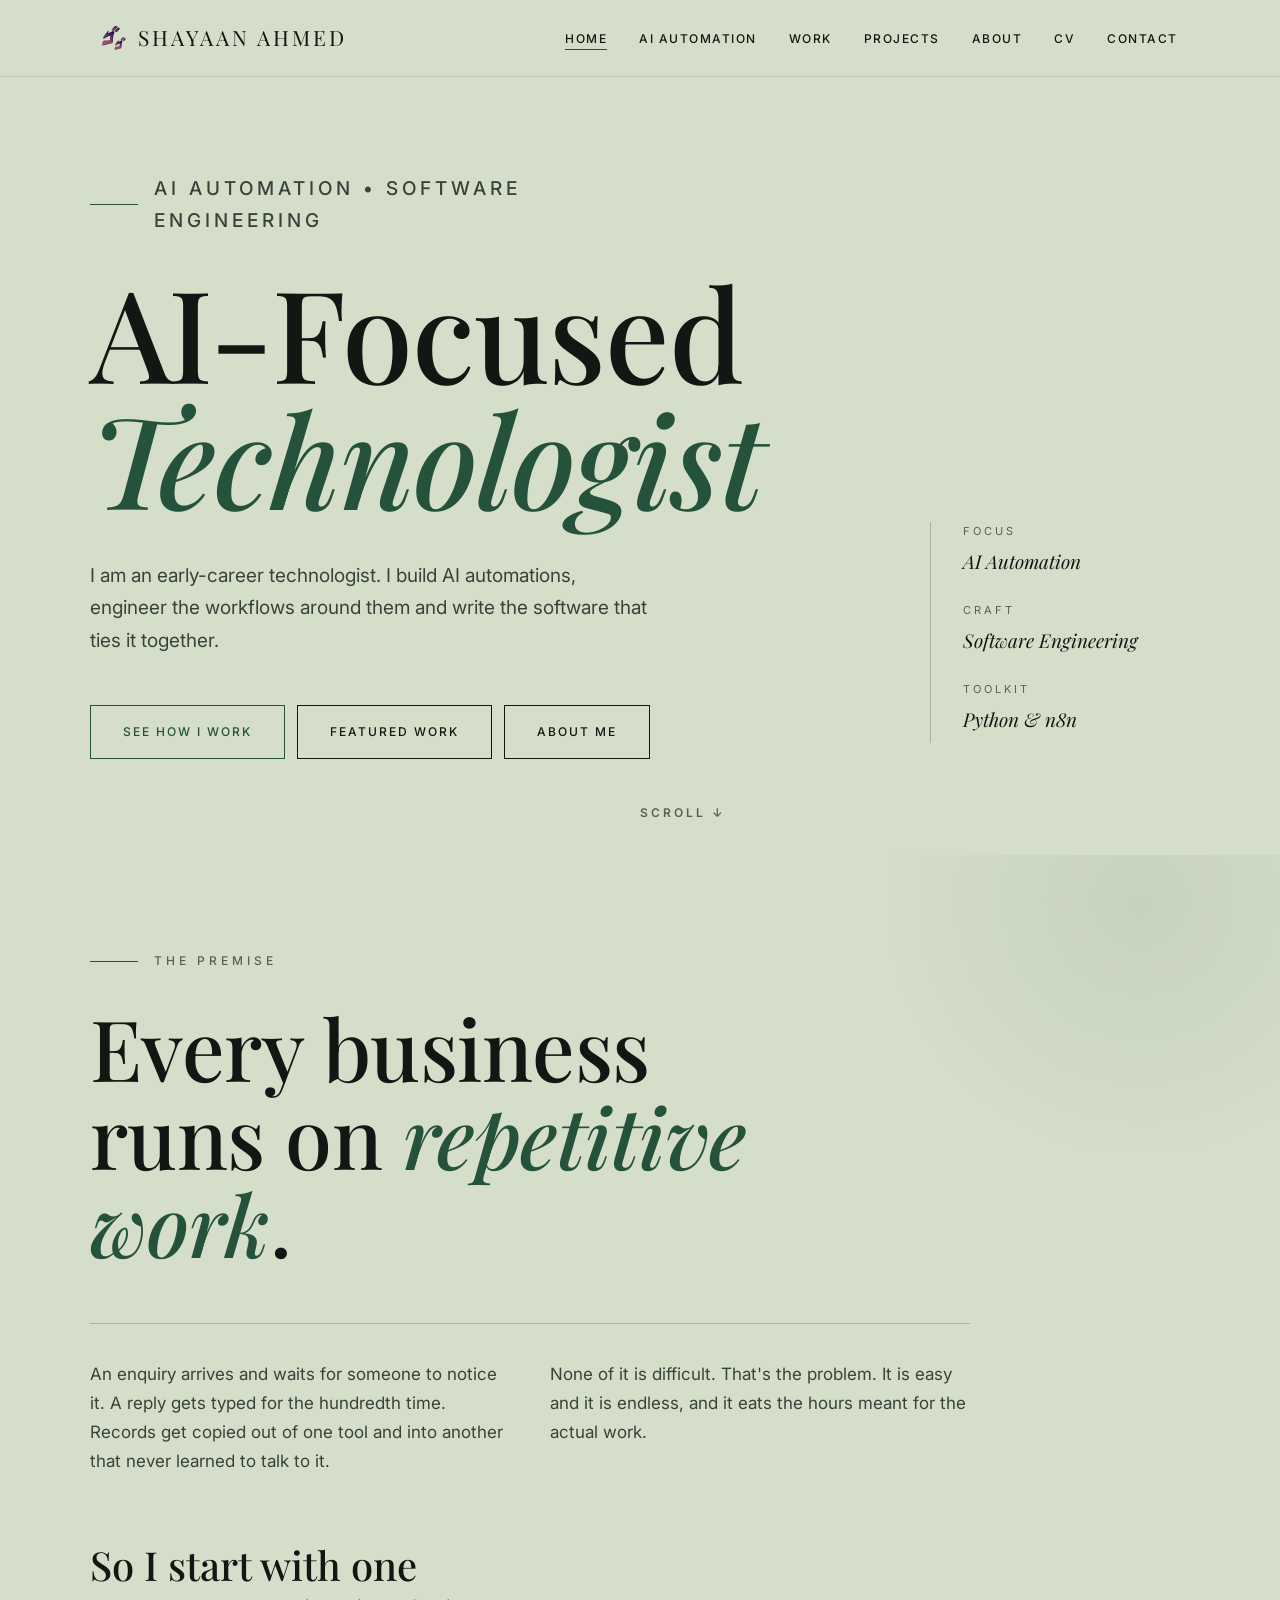
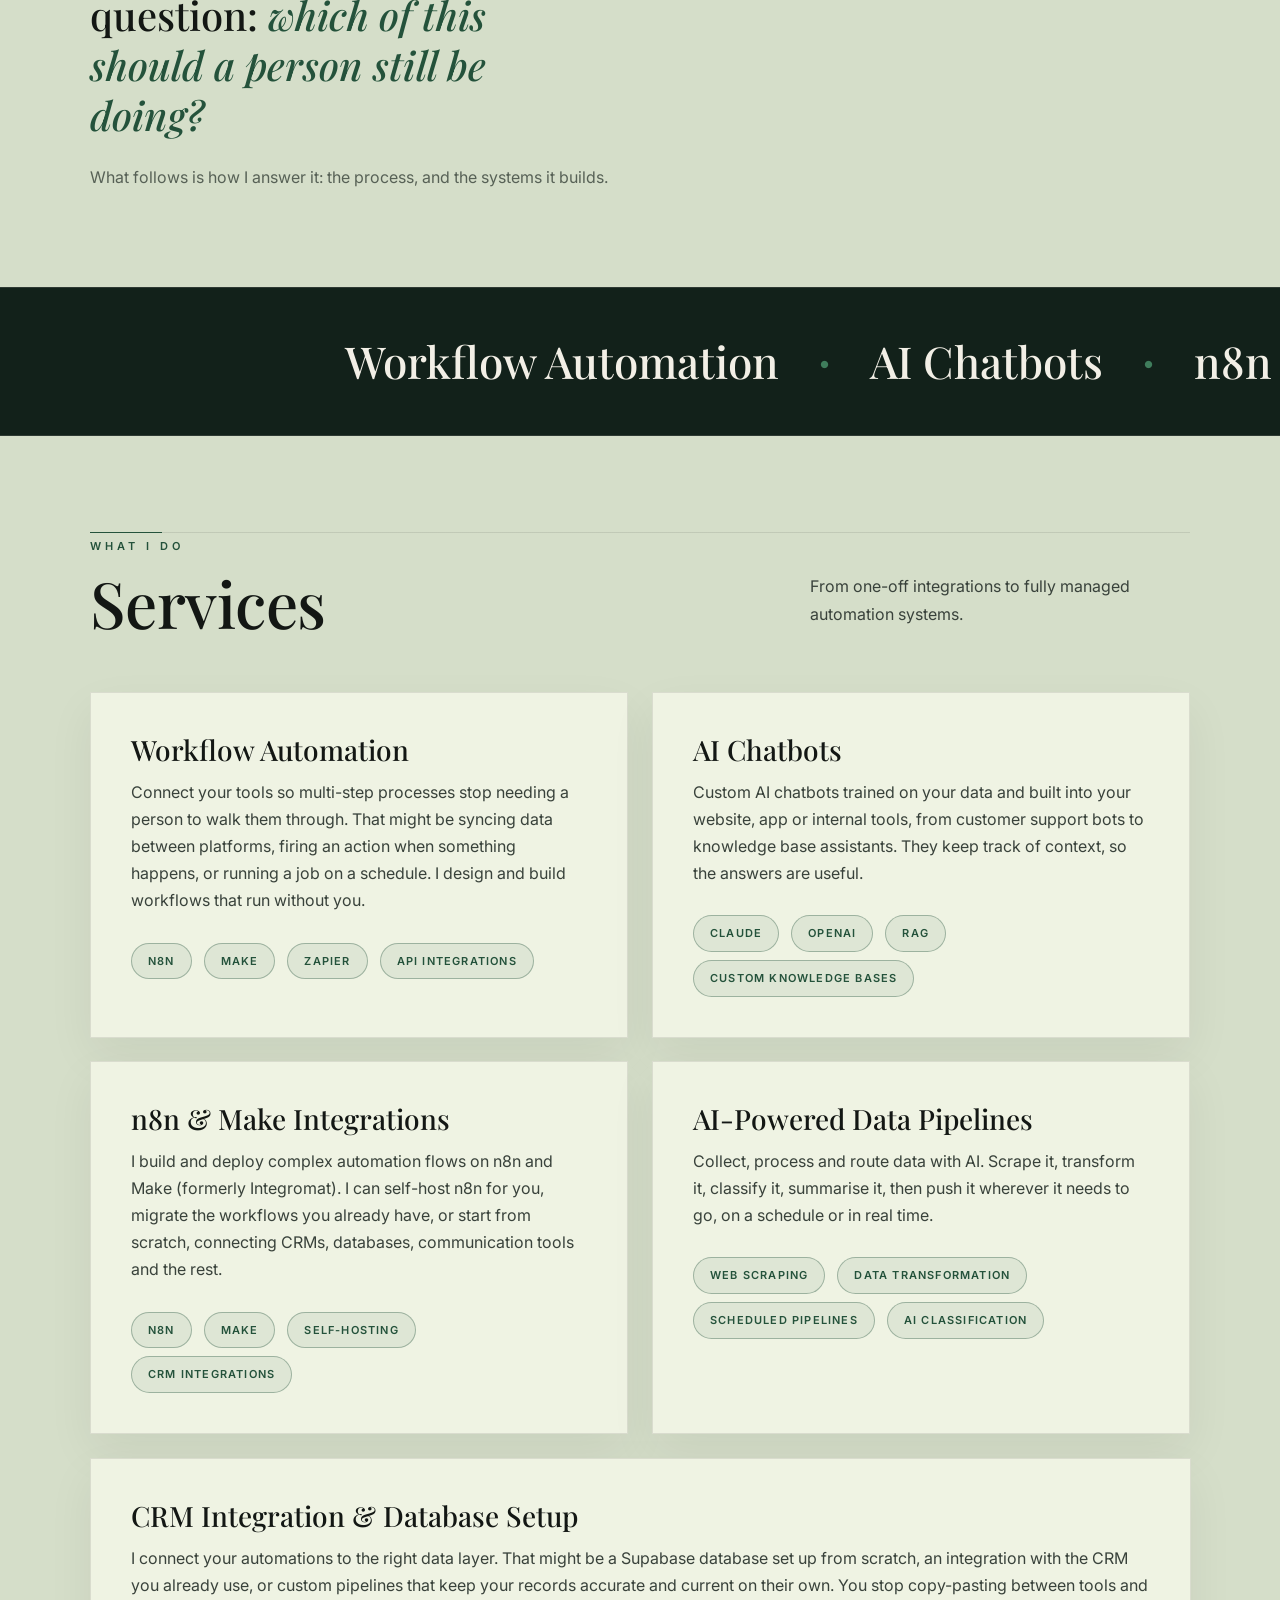
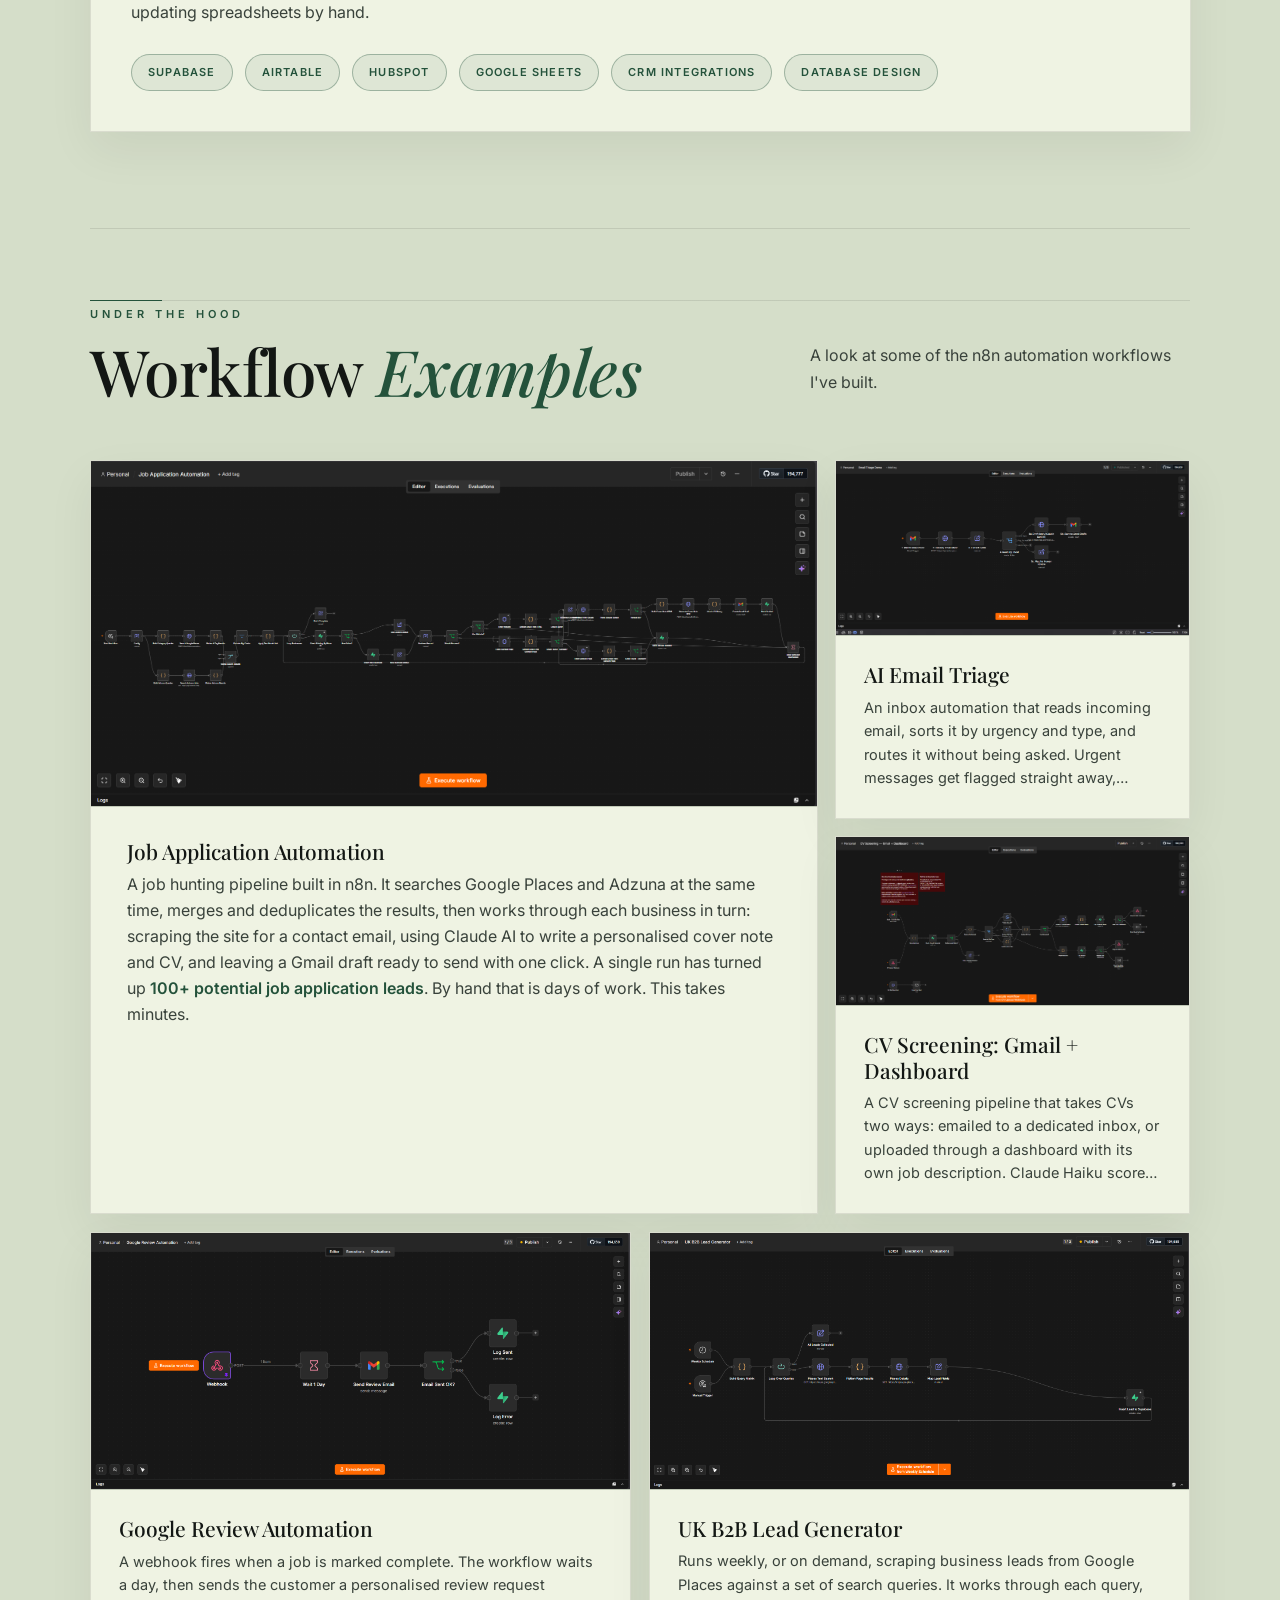
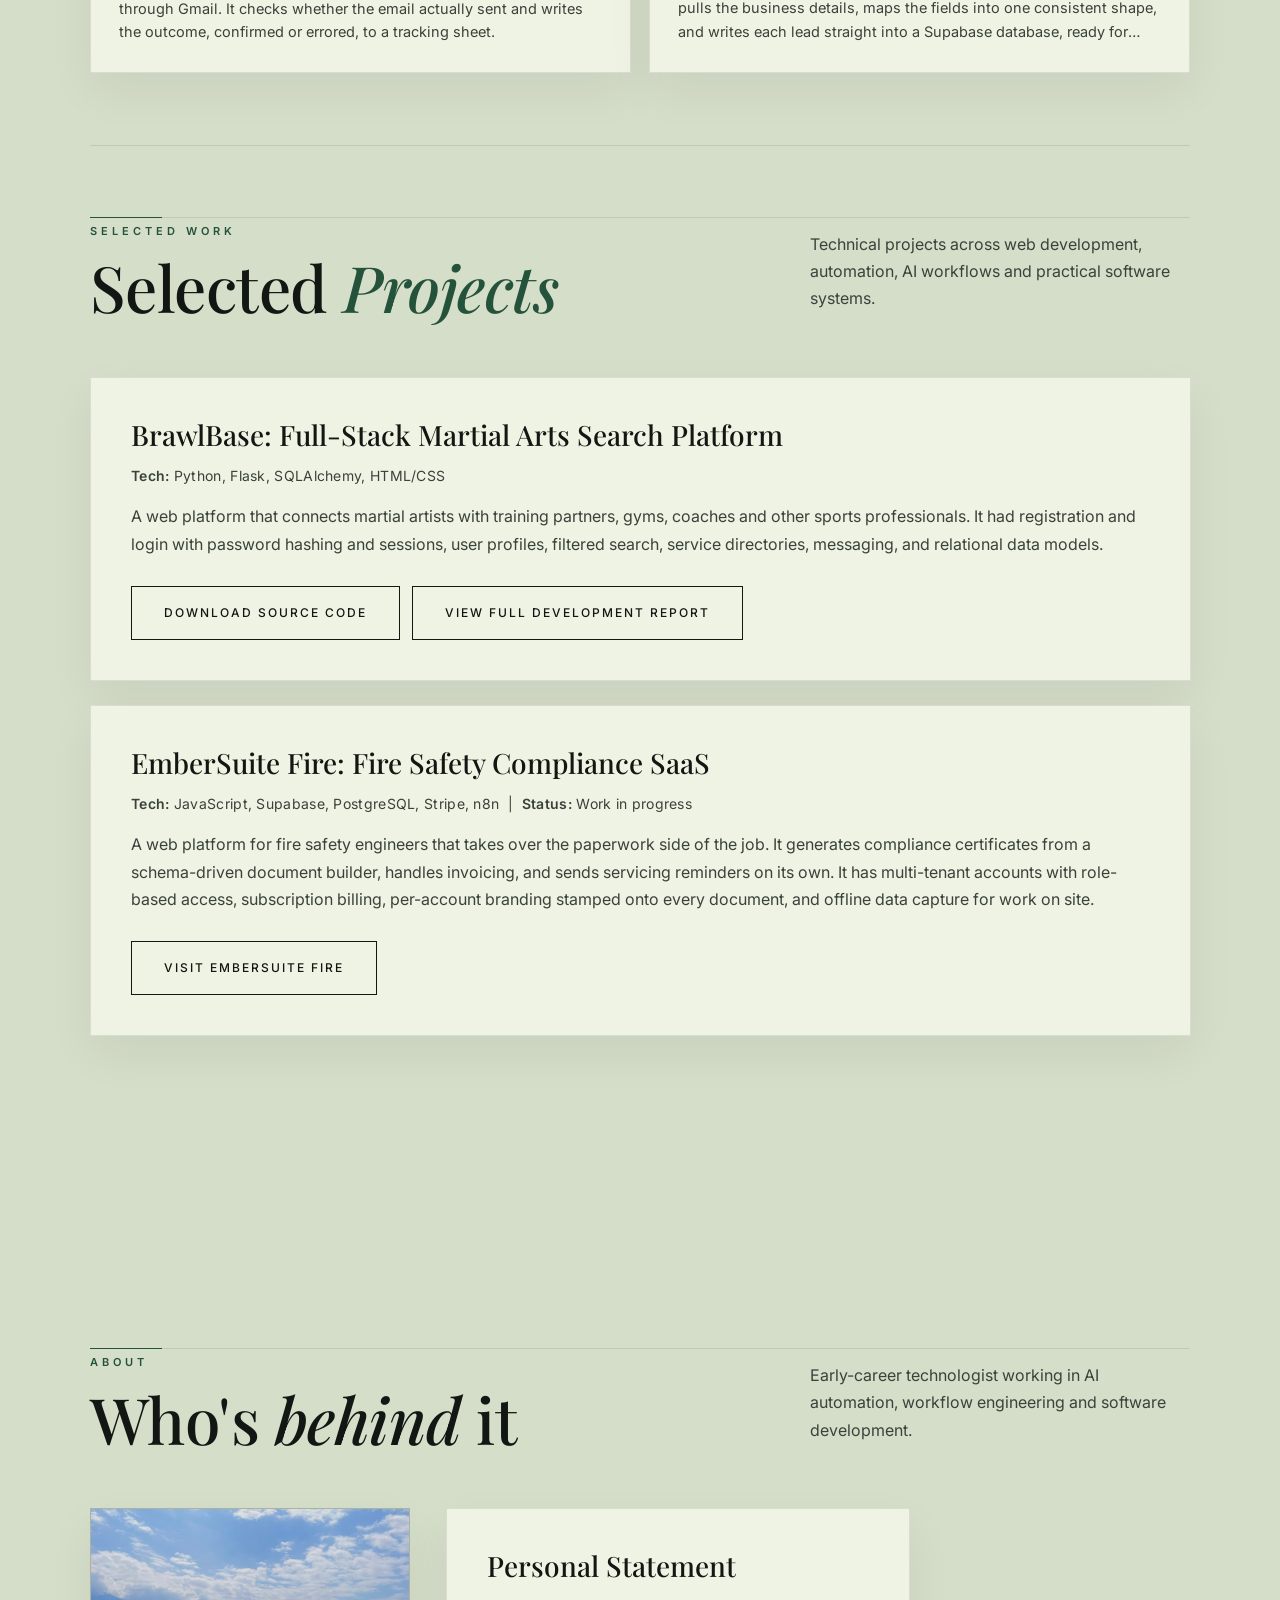
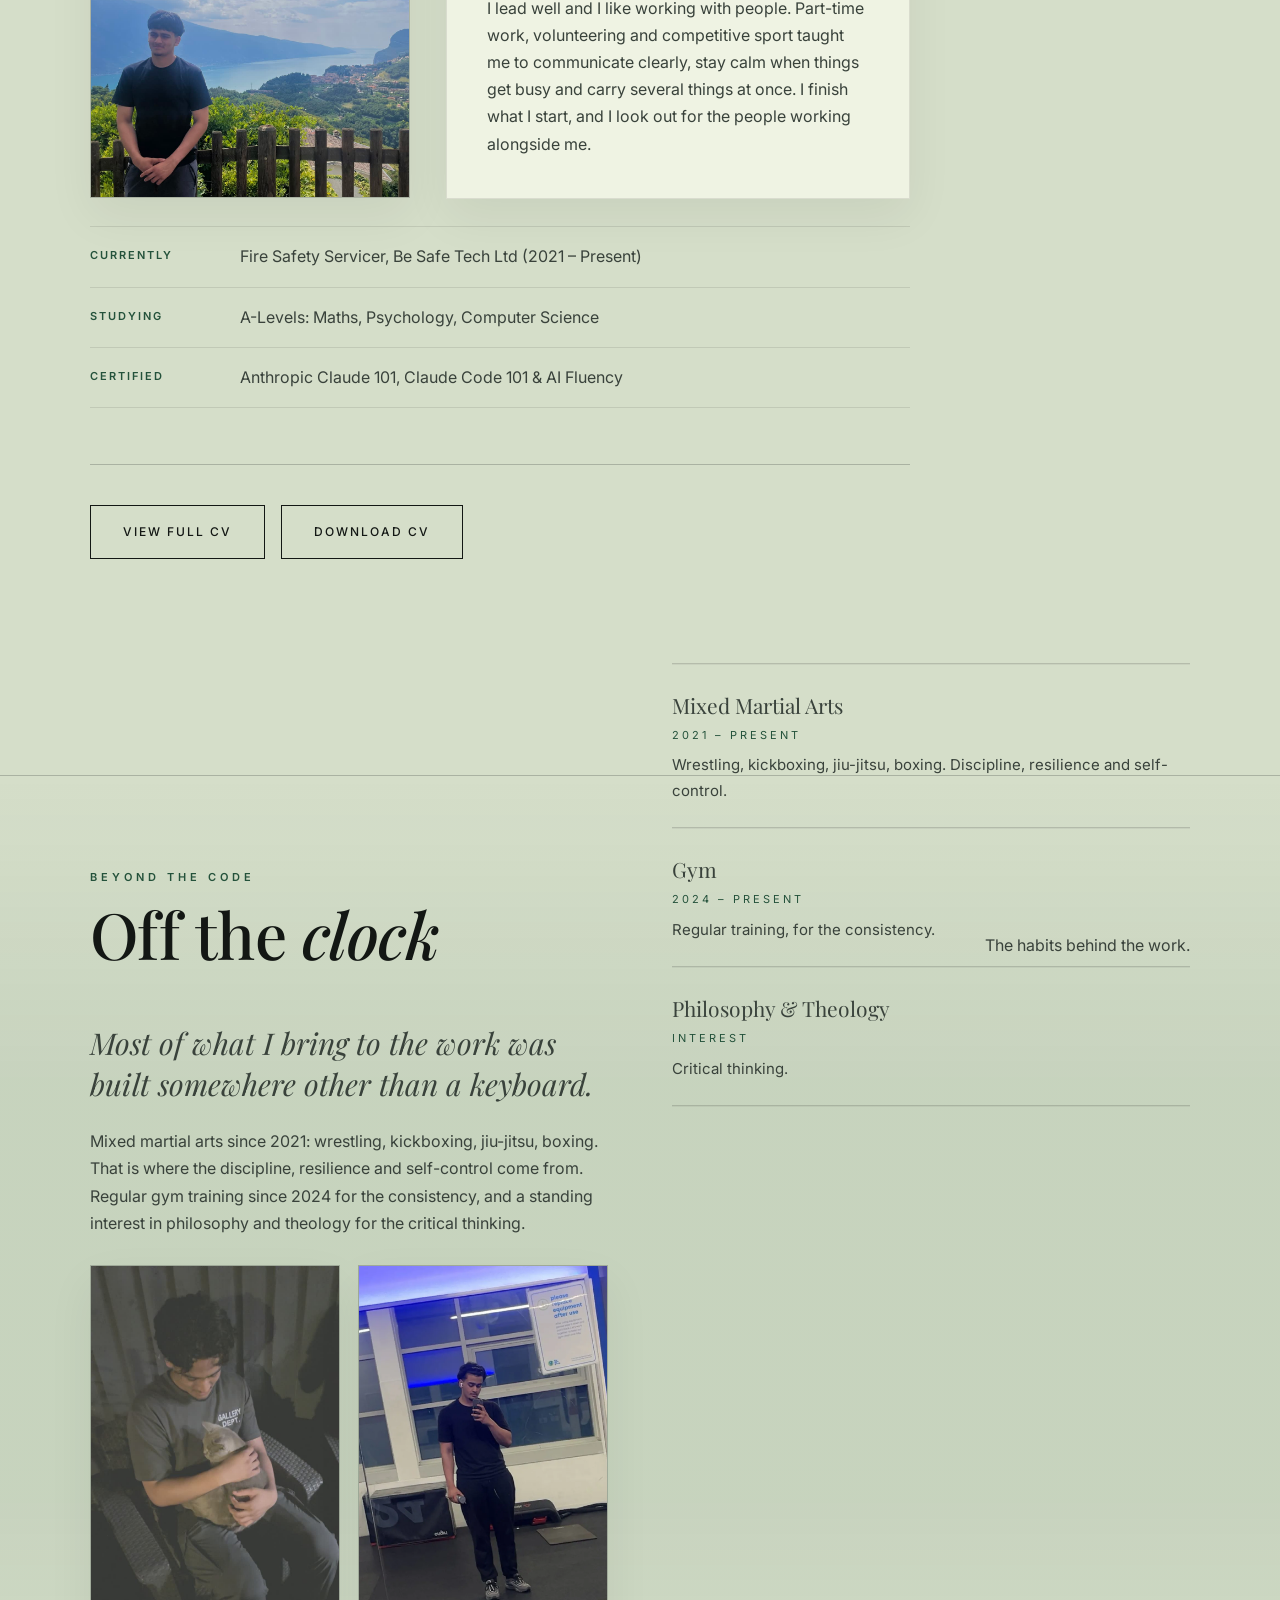
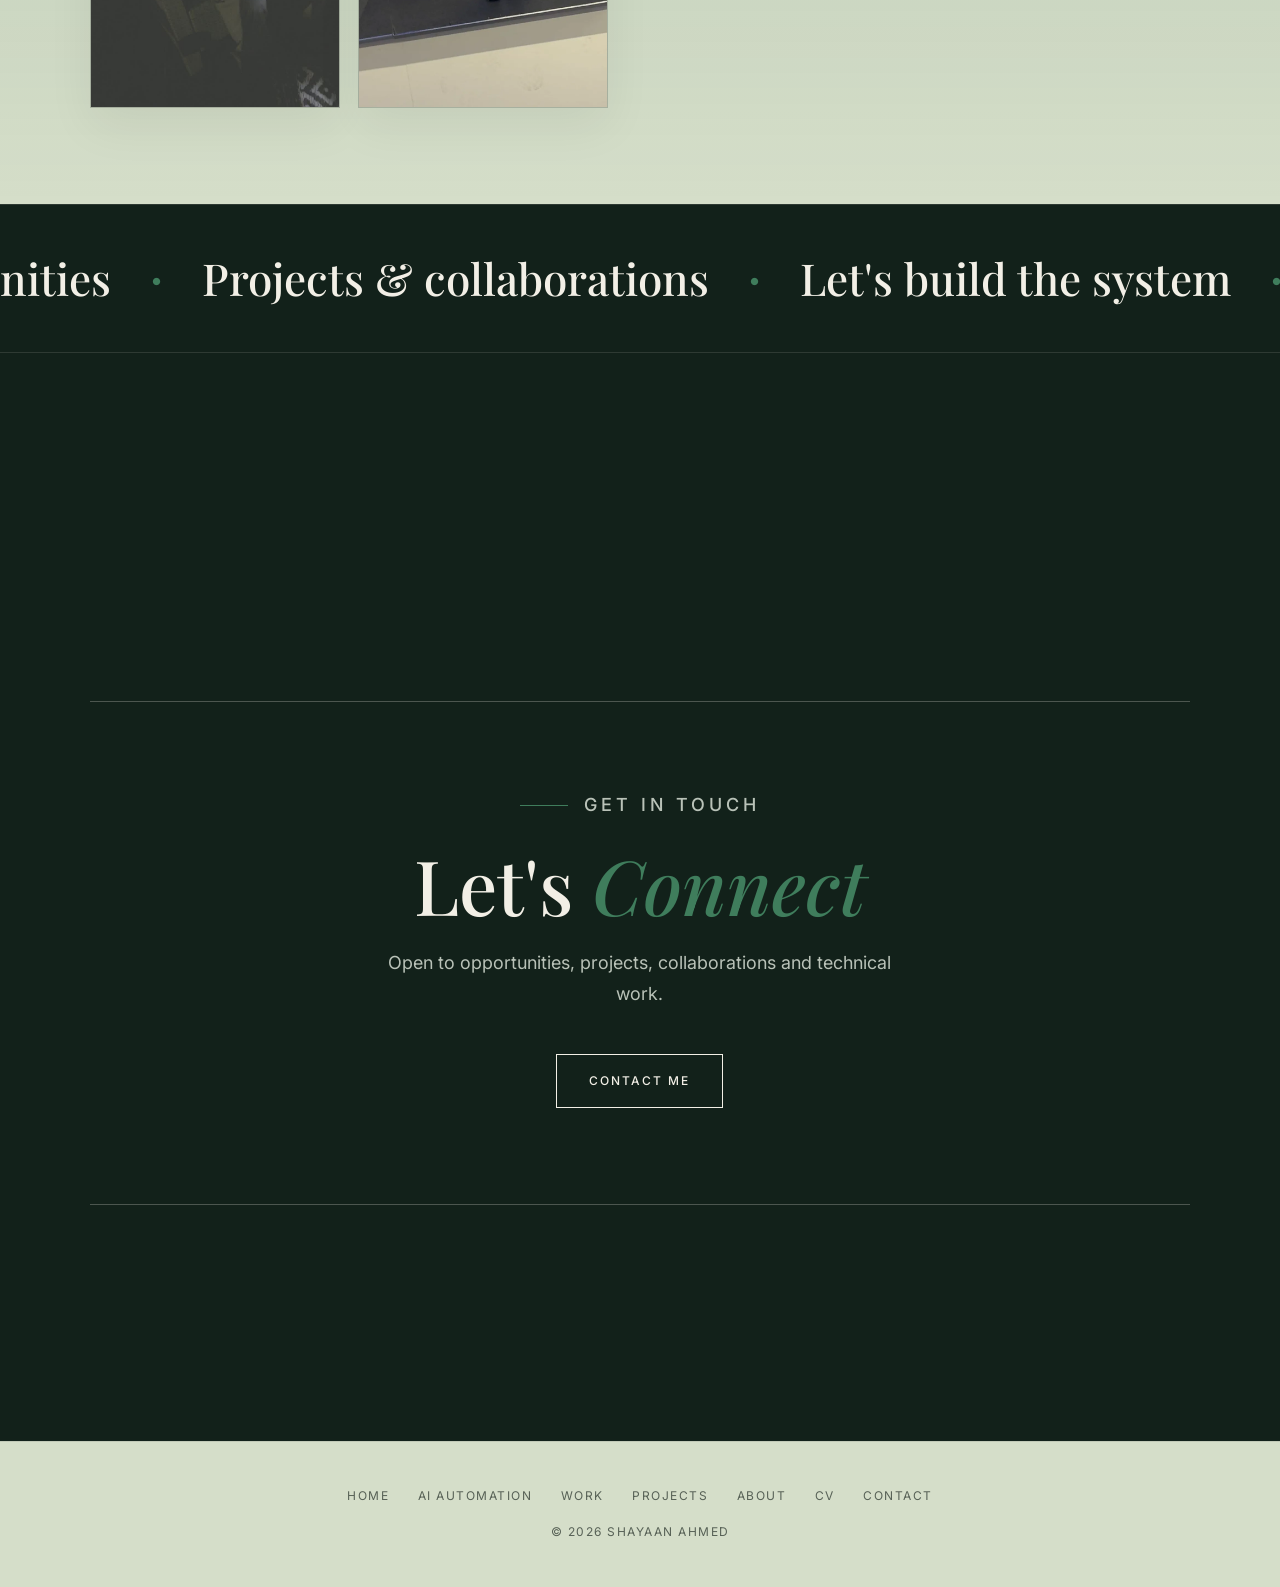
<file: index.html>
<!DOCTYPE html>
<html lang="en">
<head>
    <meta charset="UTF-8">
    <meta name="viewport" content="width=device-width, initial-scale=1.0">
    <meta name="description" content="Shayaan Ahmed, an AI-focused technologist specialising in automation, chatbots and software engineering.">
    <title>Shayaan Ahmed | Portfolio</title>
    <link rel="canonical" href="https://shayaanahm.github.io/">
    <meta property="og:type" content="website">
    <meta property="og:title" content="Shayaan Ahmed | Portfolio">
    <meta property="og:description" content="Shayaan Ahmed, an AI-focused technologist specialising in automation, chatbots and software engineering.">
    <meta property="og:url" content="https://shayaanahm.github.io/">
    <meta property="og:image" content="https://shayaanahm.github.io/me-outdoors.jpg">
    <meta name="twitter:card" content="summary_large_image">
    <meta name="twitter:title" content="Shayaan Ahmed | Portfolio">
    <meta name="twitter:description" content="Shayaan Ahmed, an AI-focused technologist specialising in automation, chatbots and software engineering.">
    <meta name="twitter:image" content="https://shayaanahm.github.io/me-outdoors.jpg">
    <!-- Favicons, from the same JJBA mark the navbar uses. Generated from
         old-site/JJBA.png (861x811), not the 96px copy in the repo root —
         that one is sized for the navbar and upscales to mush.
         The .ico carries 16/32/48 so the browser picks per context.
         The home-screen icons are flattened onto --bg sage on purpose: iOS
         ignores alpha and composites on black, so a transparent PNG there
         ships as a black tile. -->
    <link rel="icon" href="favicon.ico" sizes="16x16 32x32 48x48">
    <link rel="icon" href="icon-192.png" type="image/png" sizes="192x192">
    <link rel="apple-touch-icon" href="apple-touch-icon.png">
    <link rel="preconnect" href="https://fonts.googleapis.com">
    <link rel="preconnect" href="https://fonts.gstatic.com" crossorigin>
    <link rel="stylesheet" href="https://fonts.googleapis.com/css2?family=Inter:wght@400;500;600;700&family=Playfair+Display:ital,wght@0,500;0,600;0,700;1,500;1,600&display=swap">
    <link rel="stylesheet" href="style.css">
    <link rel="stylesheet" href="home.css">
    <!-- Cloudflare Web Analytics -->
    <script type='module' src='https://static.cloudflareinsights.com/beacon.min.js' data-cf-beacon='{"token": "49c367f5f02a4841b81947715812f661"}'></script>
    <!-- End Cloudflare Web Analytics -->
</head>
<body>

<div id="scroll-progress"></div>

<nav class="navbar">
    <a class="logo" href="#top">
        <img src="JJBA.png" alt="Logo">
        <span>Shayaan Ahmed</span>
    </a>
    <div class="nav-links">
        <a href="#top">Home</a>
        <a href="automation.html">AI Automation</a>
        <a href="automation.html#work">Work</a>
        <a href="#projects">Projects</a>
        <a href="#about">About</a>
        <a href="cv.html">CV</a>
        <a href="contact.html">Contact</a>
    </div>
</nav>

<main id="top">

    <div class="container hero">
        <div class="hero-grid">
            <div class="hero-copy">
                <p class="small-label">AI Automation &bull; Software Engineering</p>
                <h1>AI-Focused<br><em>Technologist</em></h1>
                <p>
                    I am an early-career technologist. I build AI automations,
                    engineer the workflows around them and write the software that ties it together.
                </p>
                <div class="hero-buttons">
                    <a class="button button--accent" href="automation.html">See How I Work</a>
                    <a class="button" href="automation.html#work">Featured Work</a>
                    <a class="button" href="#about">About Me</a>
                </div>
            </div>
            <aside class="hero-meta" data-parallax="0.08">
                <div class="meta-item"><span class="k">Focus</span><span class="v">AI Automation</span></div>
                <div class="meta-item"><span class="k">Craft</span><span class="v">Software Engineering</span></div>
                <div class="meta-item"><span class="k">Toolkit</span><span class="v">Python &amp; n8n</span></div>
            </aside>
        </div>
        <a class="hero-scroll" href="#hook">Scroll &darr;</a>
    </div>
<!-- ============================================================
     1. THE HOOK — opens the story
     ============================================================ -->
<section id="hook" class="hook">
    <div class="hook-glow" data-parallax="0.14" aria-hidden="true"></div>
    <div class="container hook-inner">
        <p class="small-label reveal">The Premise</p>
        <h2 class="hook-title reveal">Every business runs on <em>repetitive work</em>.</h2>
        <div class="hook-cols">
            <p class="hook-lead reveal">An enquiry arrives and waits for someone to notice it. A reply gets typed for the hundredth time. Records get copied out of one tool and into another that never learned to talk to it.</p>
            <p class="hook-lead reveal">None of it is difficult. That's the problem. It is easy and it is endless, and it eats the hours meant for the actual work.</p>
        </div>
        <p class="hook-turn reveal">So I start with one question: <em>which of this should a person still be doing?</em></p>
        <p class="hook-foot reveal">What follows is how I answer it: the process, and the systems it builds.</p>
    </div>
</section>

<!-- Scroll-scrubbed marquee band — real service names only -->
<div class="marquee panel-dark" aria-hidden="true">
    <div class="marquee-track" data-marquee="0.35">
        <span>Workflow Automation</span><span class="marquee-dot">&bull;</span>
        <span>AI Chatbots</span><span class="marquee-dot">&bull;</span>
        <span>n8n &amp; Make Integrations</span><span class="marquee-dot">&bull;</span>
        <span>AI-Powered Data Pipelines</span><span class="marquee-dot">&bull;</span>
        <span>CRM Integration &amp; Database Setup</span><span class="marquee-dot">&bull;</span>
        <span>Workflow Automation</span><span class="marquee-dot">&bull;</span>
        <span>AI Chatbots</span><span class="marquee-dot">&bull;</span>
        <span>n8n &amp; Make Integrations</span><span class="marquee-dot">&bull;</span>
        <span>AI-Powered Data Pipelines</span><span class="marquee-dot">&bull;</span>
        <span>CRM Integration &amp; Database Setup</span><span class="marquee-dot">&bull;</span>
    </div>
</div>

<!-- The AI Automation walkthrough used to sit here. It moved to its own
     page (automation.html) on 2026-07-17 — the nav/hero link out to it. -->

<!-- ============================================================
     3. SERVICES
     ============================================================ -->
<section id="services" class="svc">
    <div class="container svc-inner">
        <div class="section-row tight reveal">
            <h2 class="section-heading" data-label="What I Do">Services</h2>
            <p class="section-sub">From one-off integrations to fully managed automation systems.</p>
        </div>

        <div class="grid-2 svc-grid">
            <div class="card spot reveal">
                <i class="spot-glow" aria-hidden="true"></i>
                <h3>Workflow Automation</h3>
                <p>Connect your tools so multi-step processes stop needing a person to walk them through. That might be syncing data between platforms, firing an action when something happens, or running a job on a schedule. I design and build workflows that run without you.</p>
                <div class="tag-row">
                    <span class="tag">n8n</span>
                    <span class="tag">Make</span>
                    <span class="tag">Zapier</span>
                    <span class="tag">API Integrations</span>
                </div>
            </div>

            <div class="card spot reveal">
                <i class="spot-glow" aria-hidden="true"></i>
                <h3>AI Chatbots</h3>
                <p>Custom AI chatbots trained on your data and built into your website, app or internal tools, from customer support bots to knowledge base assistants. They keep track of context, so the answers are useful.</p>
                <div class="tag-row">
                    <span class="tag">Claude</span>
                    <span class="tag">OpenAI</span>
                    <span class="tag">RAG</span>
                    <span class="tag">Custom Knowledge Bases</span>
                </div>
            </div>

            <div class="card spot reveal">
                <i class="spot-glow" aria-hidden="true"></i>
                <h3>n8n &amp; Make Integrations</h3>
                <p>I build and deploy complex automation flows on n8n and Make (formerly Integromat). I can self-host n8n for you, migrate the workflows you already have, or start from scratch, connecting CRMs, databases, communication tools and the rest.</p>
                <div class="tag-row">
                    <span class="tag">n8n</span>
                    <span class="tag">Make</span>
                    <span class="tag">Self-Hosting</span>
                    <span class="tag">CRM Integrations</span>
                </div>
            </div>

            <div class="card spot reveal">
                <i class="spot-glow" aria-hidden="true"></i>
                <h3>AI-Powered Data Pipelines</h3>
                <p>Collect, process and route data with AI. Scrape it, transform it, classify it, summarise it, then push it wherever it needs to go, on a schedule or in real time.</p>
                <div class="tag-row">
                    <span class="tag">Web Scraping</span>
                    <span class="tag">Data Transformation</span>
                    <span class="tag">Scheduled Pipelines</span>
                    <span class="tag">AI Classification</span>
                </div>
            </div>

            <div class="card spot wide-card reveal">
                <i class="spot-glow" aria-hidden="true"></i>
                <h3>CRM Integration &amp; Database Setup</h3>
                <p>I connect your automations to the right data layer. That might be a Supabase database set up from scratch, an integration with the CRM you already use, or custom pipelines that keep your records accurate and current on their own. You stop copy-pasting between tools and updating spreadsheets by hand.</p>
                <div class="tag-row">
                    <span class="tag">Supabase</span>
                    <span class="tag">Airtable</span>
                    <span class="tag">HubSpot</span>
                    <span class="tag">Google Sheets</span>
                    <span class="tag">CRM Integrations</span>
                    <span class="tag">Database Design</span>
                </div>
            </div>
        </div>
    </div>
</section>
<!-- ============ Workflow Examples ============ -->
<section id="workflows" class="wf-section">
    <div class="container">
        <div class="section-row reveal">
            <h2 class="section-heading" data-label="Under the Hood">Workflow <em>Examples</em></h2>
            <p class="section-sub">A look at some of the n8n automation workflows I've built.</p>
        </div>

        <div class="bento">
            <div class="card media-card spot reveal bento-feature">
                <i class="spot-glow" aria-hidden="true"></i>
                <img class="shot" src="job-application-automation.png" alt="Job Application Automation workflow" loading="lazy" decoding="async" width="1870" height="889" tabindex="0" role="button" data-cap="Job Application Automation">
                <div class="media-body">
                    <h3>Job Application Automation</h3>
                    <p>A job hunting pipeline built in n8n. It searches Google Places and Adzuna at the same time, merges and deduplicates the results, then works through each business in turn: scraping the site for a contact email, using Claude AI to write a personalised cover note and CV, and leaving a Gmail draft ready to send with one click. A single run has turned up <strong>100+ potential job application leads</strong>. By hand that is days of work. This takes minutes.</p>
                </div>
            </div>
            <div class="card media-card spot reveal bento-tall">
                <i class="spot-glow" aria-hidden="true"></i>
                <img class="shot" src="email-triage-demo.png" alt="Email Triage Automation workflow" loading="lazy" decoding="async" width="1867" height="923" tabindex="0" role="button" data-cap="AI Email Triage">
                <div class="media-body">
                    <h3>AI Email Triage</h3>
                    <p>An inbox automation that reads incoming email, sorts it by urgency and type, and routes it without being asked. Urgent messages get flagged straight away, routine enquiries get a drafted reply, and the irrelevant ones are filtered out. It saves busy teams hours of inbox management.</p>
                </div>
            </div>
            <div class="card media-card spot reveal bento-tall">
                <i class="spot-glow" aria-hidden="true"></i>
                <img class="shot" src="cv-screening-automation.png" alt="CV Screening automation workflow" loading="lazy" decoding="async" width="1773" height="846" tabindex="0" role="button" data-cap="CV Screening: Gmail + Dashboard">
                <div class="media-body">
                    <h3>CV Screening: Gmail + Dashboard</h3>
                    <p>A CV screening pipeline that takes CVs two ways: emailed to a dedicated inbox, or uploaded through a dashboard with its own job description. Claude Haiku scores each one and returns a percentage with specific reasons for and against. A dedup check stops the same CV being scored twice. PDF, TXT and DOCX are parsed in-process, so there is <strong>no external service or extra credentials</strong> to look after. Every result is logged to a database, so the scores can be checked against real hiring decisions later on. Candidates only ever receive a fixed reply, never an AI-written one.</p>
                </div>
            </div>
            <div class="card media-card spot reveal bento-half">
                <i class="spot-glow" aria-hidden="true"></i>
                <img class="shot" src="google-review-automation.png" alt="Google Review Automation workflow" loading="lazy" decoding="async" width="1872" height="890" tabindex="0" role="button" data-cap="Google Review Automation">
                <div class="media-body">
                    <h3>Google Review Automation</h3>
                    <p>A webhook fires when a job is marked complete. The workflow waits a day, then sends the customer a personalised review request through Gmail. It checks whether the email actually sent and writes the outcome, confirmed or errored, to a tracking sheet.</p>
                </div>
            </div>
            <div class="card media-card spot reveal bento-half">
                <i class="spot-glow" aria-hidden="true"></i>
                <img class="shot" src="uk-b2b-lead-generator.png" alt="UK B2B Lead Generator workflow" loading="lazy" decoding="async" width="1867" height="886" tabindex="0" role="button" data-cap="UK B2B Lead Generator">
                <div class="media-body">
                    <h3>UK B2B Lead Generator</h3>
                    <p>Runs weekly, or on demand, scraping business leads from Google Places against a set of search queries. It works through each query, pulls the business details, maps the fields into one consistent shape, and writes each lead straight into a Supabase database, ready for outreach.</p>
                </div>
            </div>
        </div>
    </div>
</section>

<!-- ============ Projects ============ -->
<section id="projects" class="proj-section">
    <div class="container">
        <div class="section-row reveal">
            <h2 class="section-heading" data-label="Selected Work">Selected <em>Projects</em></h2>
            <p class="section-sub">Technical projects across web development, automation, AI workflows and practical software systems.</p>
        </div>

        <div class="card spot proj-card reveal">
            <i class="spot-glow" aria-hidden="true"></i>
            <h3>BrawlBase: Full-Stack Martial Arts Search Platform</h3>
            <p class="proj-tech"><strong>Tech:</strong> Python, Flask, SQLAlchemy, HTML/CSS</p>
            <p>
                A web platform that connects martial artists with training partners,
                gyms, coaches and other sports professionals. It had registration and
                login with password hashing and sessions, user profiles, filtered
                search, service directories, messaging, and relational data models.
            </p>
            <div class="proj-actions">
                <a class="button" href="brawlbase-project.zip" download>Download Source Code</a>
                <a class="button" href="brawlbase-nea.pdf" target="_blank" rel="noopener">View Full Development Report</a>
            </div>
        </div>

        <div class="card spot proj-card reveal">
            <i class="spot-glow" aria-hidden="true"></i>
            <h3>EmberSuite Fire: Fire Safety Compliance SaaS</h3>
            <p class="proj-tech"><strong>Tech:</strong> JavaScript, Supabase, PostgreSQL, Stripe, n8n &nbsp;|&nbsp; <strong>Status:</strong> Work in progress</p>
            <p>
                A web platform for fire safety engineers that takes over the paperwork
                side of the job. It generates compliance certificates from a
                schema-driven document builder, handles invoicing, and sends servicing
                reminders on its own. It has multi-tenant accounts with role-based
                access, subscription billing, per-account branding stamped onto every
                document, and offline data capture for work on site.
            </p>
            <div class="proj-actions">
                <a class="button" href="https://embersuite.uk" target="_blank" rel="noopener">Visit EmberSuite Fire</a>
            </div>
        </div>
    </div>
</section>
<!-- ============================================================
     ABOUT — compact; the full CV lives at cv.html.
     Copy mirrors the owner's real CV. Don't add claims.
     ============================================================ -->
<section class="about-section home-section" id="about">
    <div class="container">

        <div class="section-row tight reveal">
            <h2 class="section-heading" data-label="About">Who's <em>behind</em> it</h2>
            <p class="section-sub">
                Early-career technologist working in AI automation, workflow engineering and software development.
            </p>
        </div>

        <div class="about-compact">
            <div class="about-media">
                <!-- Captions repeat what the alt text already states — no new claims. -->
                <figure class="photo-frame reveal" tabindex="0">
                    <img src="me-outdoors.jpg" alt="Shayaan Ahmed at a viewpoint above Lake Garda" loading="lazy" decoding="async" width="1400" height="1050">
                    <figcaption>Above Lake Garda</figcaption>
                </figure>
                <div class="card about-statement reveal">
                    <h3>Personal Statement</h3>
                    <p>I lead well and I like working with people. Part-time work, volunteering and competitive sport taught me to communicate clearly, stay calm when things get busy and carry several things at once. I finish what I start, and I look out for the people working alongside me.</p>
                </div>
            </div>

            <div class="about-highlights reveal">
                <div class="about-highlight">
                    <span class="k">Currently</span>
                    <span class="v">Fire Safety Servicer, Be Safe Tech Ltd (2021 – Present)</span>
                </div>
                <div class="about-highlight">
                    <span class="k">Studying</span>
                    <span class="v">A-Levels: Maths, Psychology, Computer Science</span>
                </div>
                <div class="about-highlight">
                    <span class="k">Certified</span>
                    <span class="v">Anthropic Claude 101, Claude Code 101 &amp; AI Fluency</span>
                </div>
            </div>

            <p class="about-actions reveal">
                <a class="button" href="cv.html">View Full CV</a>
                <a class="button" href="shayaan-ahmed-cv.docx" download>Download CV</a>
            </p>
        </div>

    </div>
</section>


<!-- ============================================================
     BEYOND THE CODE — from the CV's "Interests & Hobbies".
     Invent nothing.
     ============================================================ -->
<section class="beyond-section" id="beyond">
    <div class="container">

        <div class="section-row reveal">
            <h2 class="section-heading" data-label="Beyond the Code">Off the <em>clock</em></h2>
            <p class="section-sub">The habits behind the work.</p>
        </div>

        <div class="beyond-grid">
            <div class="beyond-note reveal">
                <p class="beyond-lede">
                    Most of what I bring to the work was built somewhere other than a keyboard.
                </p>
                <p>
                    Mixed martial arts since 2021: wrestling, kickboxing, jiu-jitsu, boxing. That is where the
                    discipline, resilience and self-control come from. Regular gym training since 2024 for the
                    consistency, and a standing interest in philosophy and theology for the critical thinking.
                </p>
                <!-- A pair, not a photo plus an afterthought: the copy above names
                     the gym alongside the martial arts, so both get a frame. Both
                     images are 900x1600, so .photo-frame's height:auto lands them
                     at matching heights with no aspect-ratio rule. Captions
                     restate the alt text and add no claim, per the house rule. -->
                <div class="beyond-frames">
                    <figure class="photo-frame beyond-frame reveal" tabindex="0">
                        <img src="me-cat.jpg" alt="Shayaan off the clock, with a cat on his lap" loading="lazy" decoding="async" width="900" height="1600">
                        <figcaption>Off the clock</figcaption>
                    </figure>
                    <figure class="photo-frame beyond-frame reveal" tabindex="0">
                        <img src="me-gym.webp" alt="Shayaan at the gym" loading="lazy" decoding="async" width="900" height="1600">
                        <figcaption>At the gym</figcaption>
                    </figure>
                </div>
            </div>

            <ul class="beyond-list reveal" data-parallax="0.05">
                <li>
                    <span class="beyond-k">Mixed Martial Arts</span>
                    <span class="beyond-v">2021 – present</span>
                    <p>Wrestling, kickboxing, jiu-jitsu, boxing. Discipline, resilience and self-control.</p>
                </li>
                <li>
                    <span class="beyond-k">Gym</span>
                    <span class="beyond-v">2024 – present</span>
                    <p>Regular training, for the consistency.</p>
                </li>
                <li>
                    <span class="beyond-k">Philosophy &amp; Theology</span>
                    <span class="beyond-v">Interest</span>
                    <p>Critical thinking.</p>
                </li>
            </ul>
        </div>

    </div>
</section>

    <div class="closing-panel panel-dark">
    <div class="marquee marquee--flip" aria-hidden="true">
        <div class="marquee-track" data-marquee="-0.3">
            <span>Let's build the system</span><span class="marquee-dot">&bull;</span>
            <span>Open to opportunities</span><span class="marquee-dot">&bull;</span>
            <span>Projects &amp; collaborations</span><span class="marquee-dot">&bull;</span>
            <span>Let's build the system</span><span class="marquee-dot">&bull;</span>
            <span>Open to opportunities</span><span class="marquee-dot">&bull;</span>
            <span>Projects &amp; collaborations</span><span class="marquee-dot">&bull;</span>
            <span>Let's build the system</span><span class="marquee-dot">&bull;</span>
            <span>Open to opportunities</span><span class="marquee-dot">&bull;</span>
            <span>Projects &amp; collaborations</span><span class="marquee-dot">&bull;</span>
        </div>
    </div>

    <section class="closing" id="contact">
        <div class="container">
            <div class="cta-band reveal">
                <p class="small-label">Get in touch</p>
                <h2>Let's <em>Connect</em></h2>
                <p>Open to opportunities, projects, collaborations and technical work.</p>
                <a class="button" href="contact.html">Contact Me</a>
            </div>
        </div>
    </section>
    </div><!-- /.closing-panel -->

</main>

<footer class="footer">
    <div class="footer-links">
        <a href="#top">Home</a>
        <a href="automation.html">AI Automation</a>
        <a href="automation.html#work">Work</a>
        <a href="#projects">Projects</a>
        <a href="#about">About</a>
        <a href="cv.html">CV</a>
        <a href="contact.html">Contact</a>
    </div>
    <p>&copy; 2026 Shayaan Ahmed</p>
</footer>

<script src="scroll.js"></script>
<script src="script.js"></script>
</body>
</html>
</file>
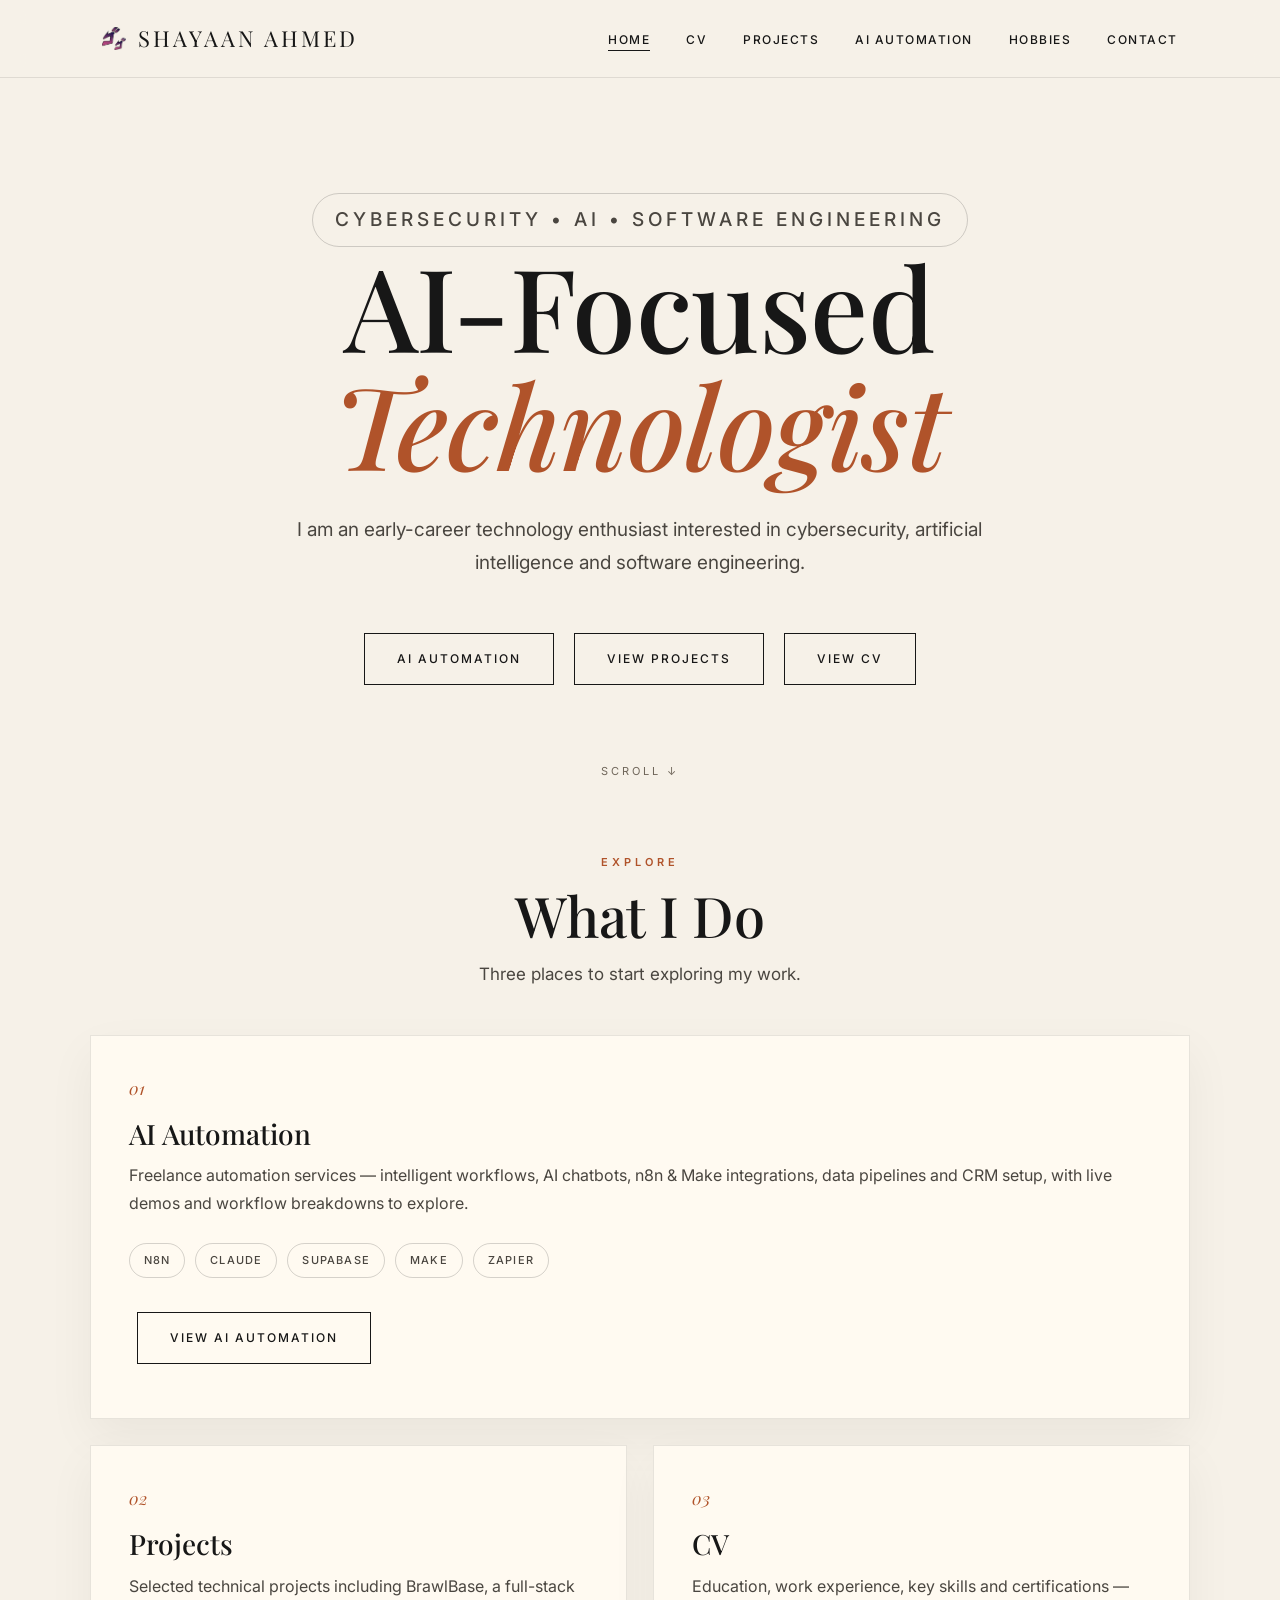
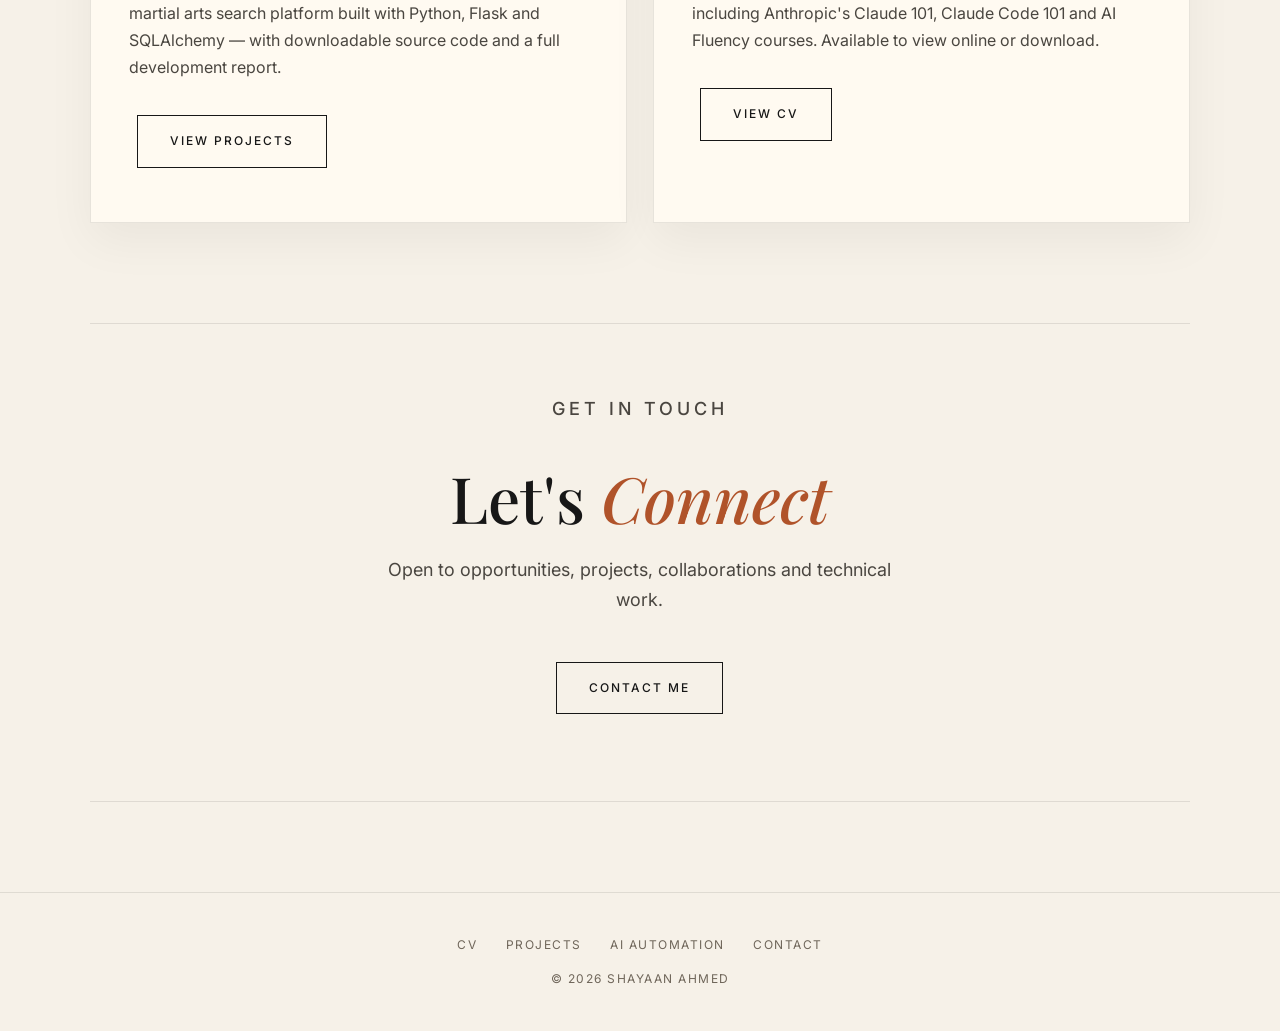
<file: old-site/index.html>
<!DOCTYPE html>
<html lang="en">
<head>
    <meta charset="UTF-8">
    <meta name="viewport" content="width=device-width, initial-scale=1.0">
    <meta name="description" content="Shayaan Ahmed — AI-focused technologist specialising in automation, chatbots and software engineering.">
    <title>Shayaan Ahmed | Portfolio</title>
    <link rel="stylesheet" href="style.css">
</head>
<body>

<nav class="navbar">
    <a class="logo" href="index.html">
        <img src="JJBA.png" alt="Logo">
        <span>Shayaan Ahmed</span>
    </a>
    <div class="nav-links">
        <a href="index.html">Home</a>
        <a href="cv.html">CV</a>
        <a href="projects.html">Projects</a>
        <a href="automation.html">AI Automation</a>
        <a href="hobbies.html">Hobbies</a>
        <a href="contact.html">Contact</a>
    </div>
</nav>

<main>
    <div class="container hero">
        <div class="hero-inner">
            <p class="small-label">Cybersecurity &bull; AI &bull; Software Engineering</p>
            <h1>AI-Focused <em>Technologist</em></h1>
            <p>
                I am an early-career technology enthusiast interested in cybersecurity,
                artificial intelligence and software engineering.
            </p>
            <div class="hero-buttons">
                <a class="button" href="automation.html">AI Automation</a>
                <a class="button" href="projects.html">View Projects</a>
                <a class="button" href="cv.html">View CV</a>
            </div>
        </div>
        <a class="hero-scroll" href="#explore">Scroll &darr;</a>
    </div>

    <div class="container" id="explore" style="padding-top: 40px;">
        <h2 class="section-heading reveal" data-label="Explore" style="margin-top: 0;">What I Do</h2>
        <p class="section-sub reveal">Three places to start exploring my work.</p>

        <div class="grid-2">
            <div class="card reveal wide-card">
                <span class="card-number">01</span>
                <h3>AI Automation</h3>
                <p>Freelance automation services — intelligent workflows, AI chatbots, n8n &amp; Make integrations, data pipelines and CRM setup, with live demos and workflow breakdowns to explore.</p>
                <div class="tag-row">
                    <span class="tag">n8n</span>
                    <span class="tag">Claude</span>
                    <span class="tag">Supabase</span>
                    <span class="tag">Make</span>
                    <span class="tag">Zapier</span>
                </div>
                <div style="margin-top: 26px;">
                    <a class="button" href="automation.html">View AI Automation</a>
                </div>
            </div>

            <div class="card reveal">
                <span class="card-number">02</span>
                <h3>Projects</h3>
                <p>Selected technical projects including BrawlBase, a full-stack martial arts search platform built with Python, Flask and SQLAlchemy — with downloadable source code and a full development report.</p>
                <div style="margin-top: 26px;">
                    <a class="button" href="projects.html">View Projects</a>
                </div>
            </div>

            <div class="card reveal">
                <span class="card-number">03</span>
                <h3>CV</h3>
                <p>Education, work experience, key skills and certifications — including Anthropic's Claude 101, Claude Code 101 and AI Fluency courses. Available to view online or download.</p>
                <div style="margin-top: 26px;">
                    <a class="button" href="cv.html">View CV</a>
                </div>
            </div>
        </div>

        <div class="cta-band reveal">
            <p class="small-label">Get in touch</p>
            <h2>Let's <em>Connect</em></h2>
            <p>Open to opportunities, projects, collaborations and technical work.</p>
            <a class="button" href="contact.html">Contact Me</a>
        </div>
    </div>
</main>

<footer class="footer">
    <div class="footer-links">
        <a href="cv.html">CV</a>
        <a href="projects.html">Projects</a>
        <a href="automation.html">AI Automation</a>
        <a href="contact.html">Contact</a>
    </div>
    <p>&copy; 2026 Shayaan Ahmed</p>
</footer>

<script src="script.js"></script>
</body>
</html>
</file>
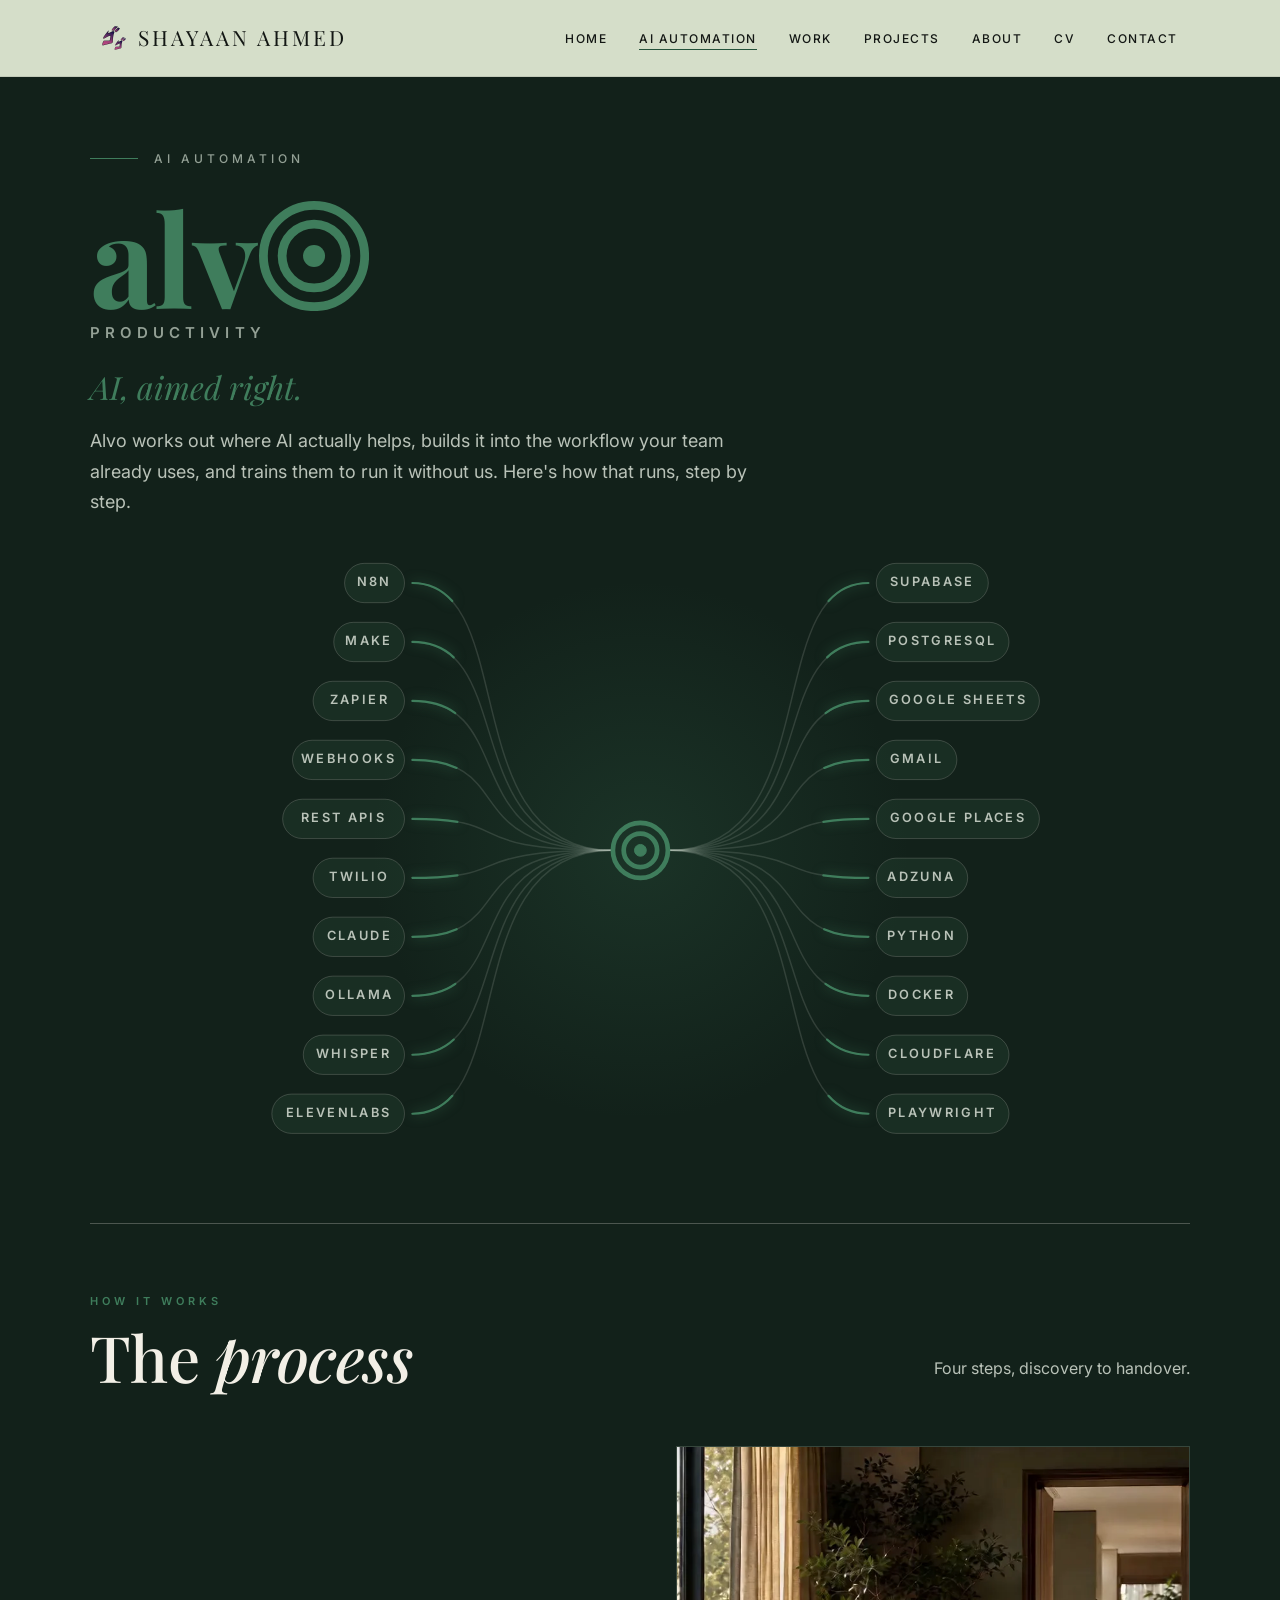
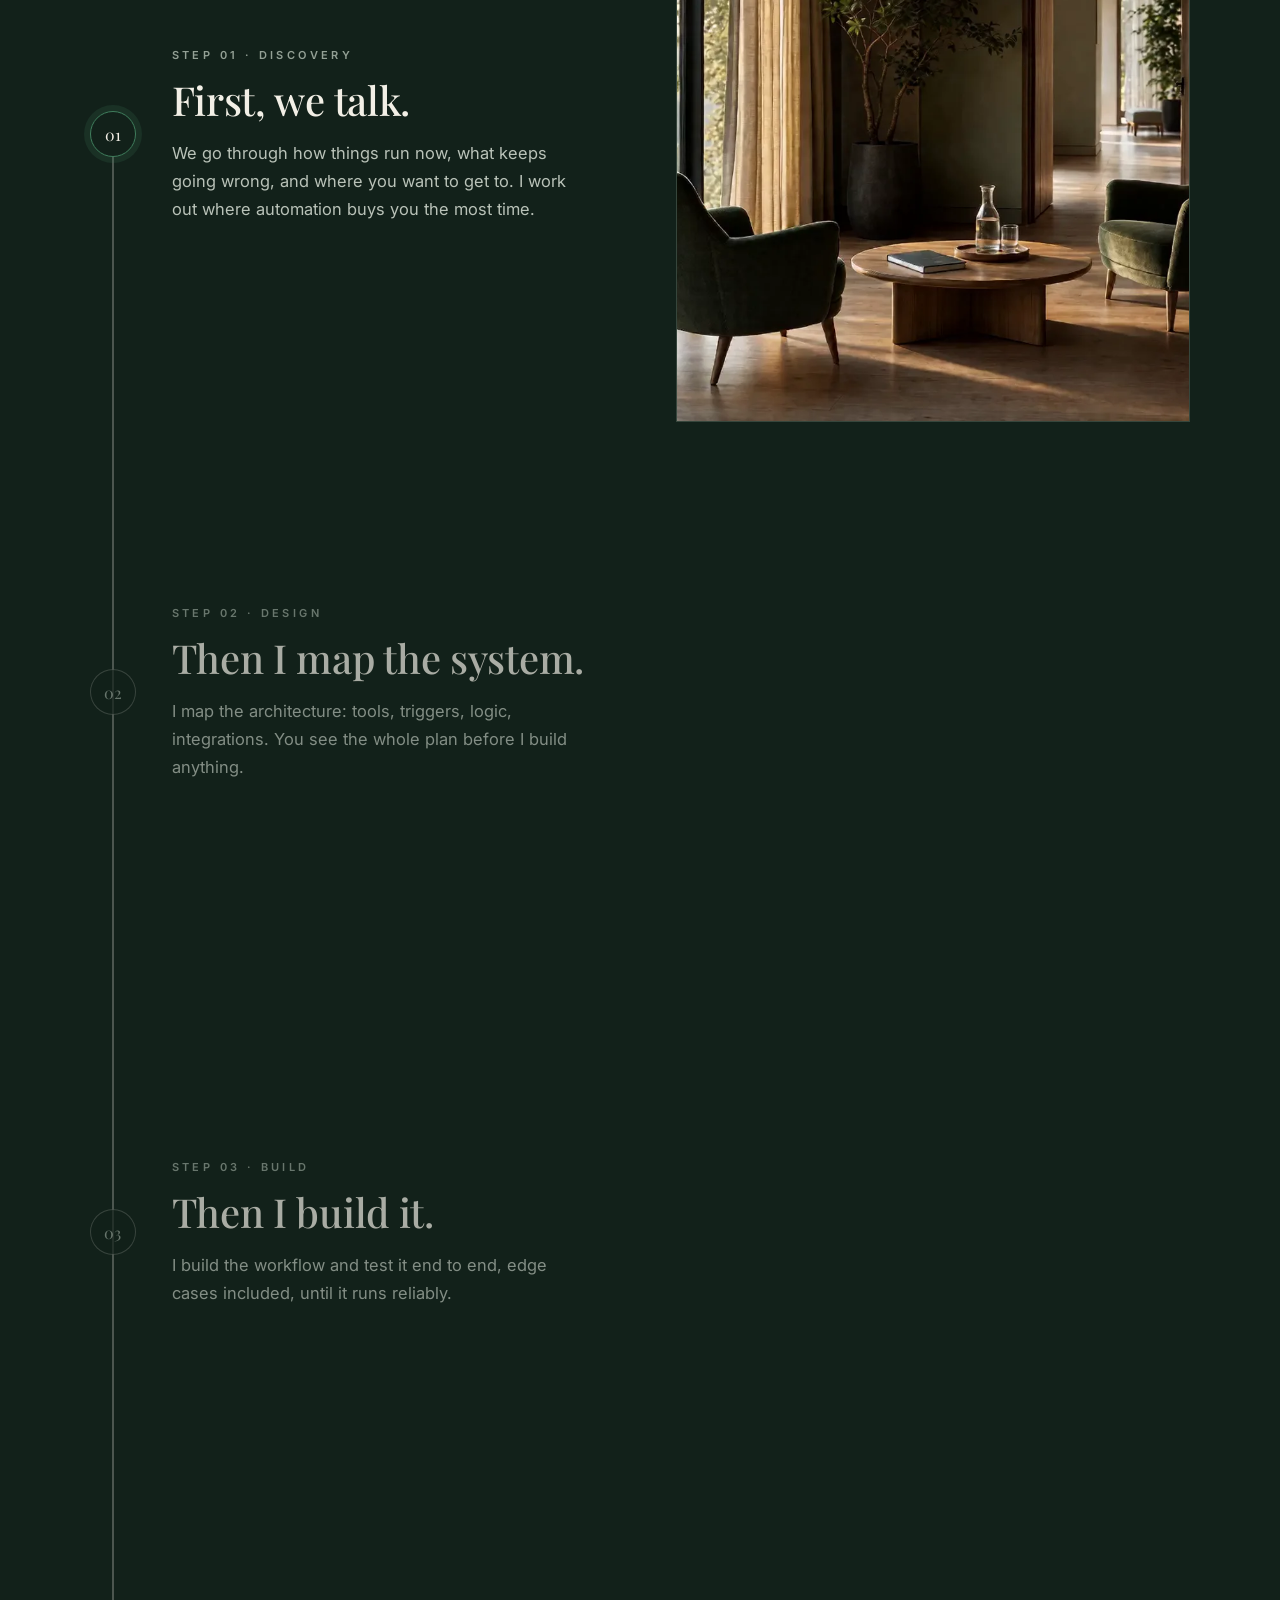
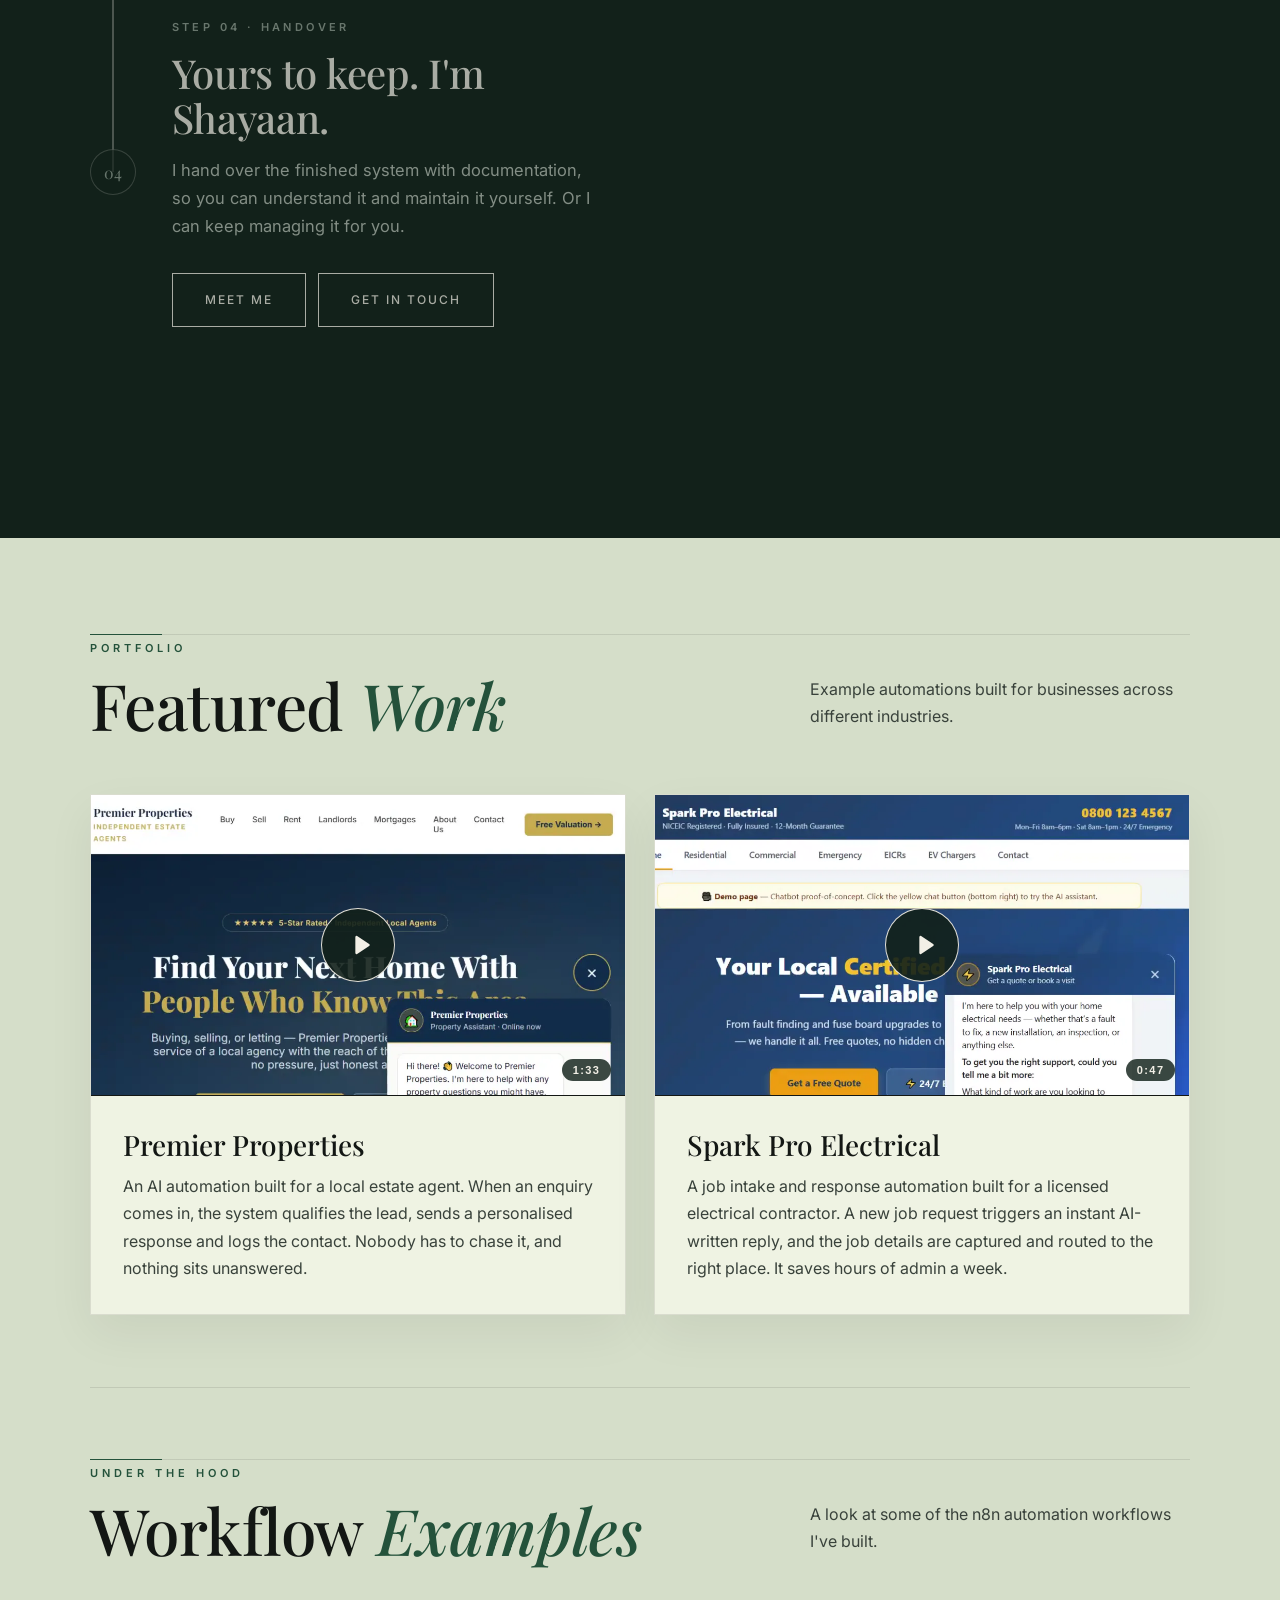
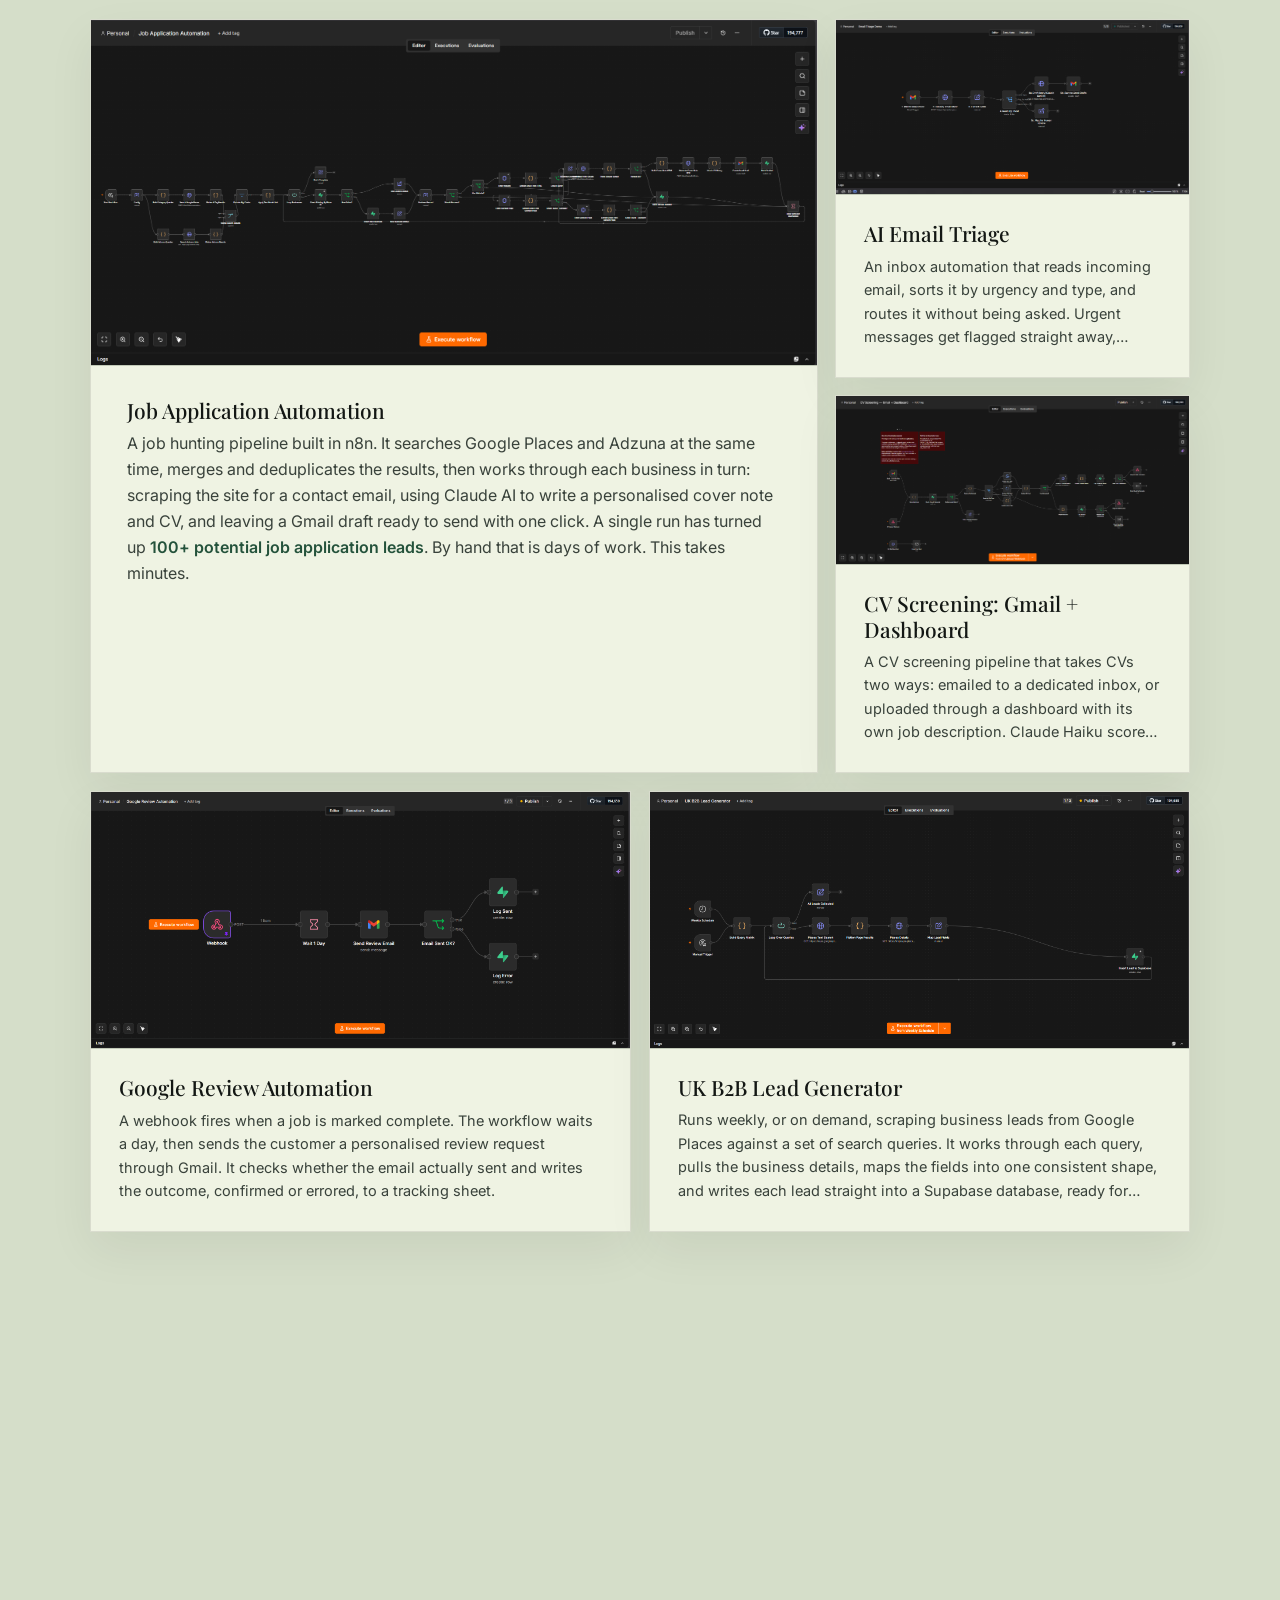
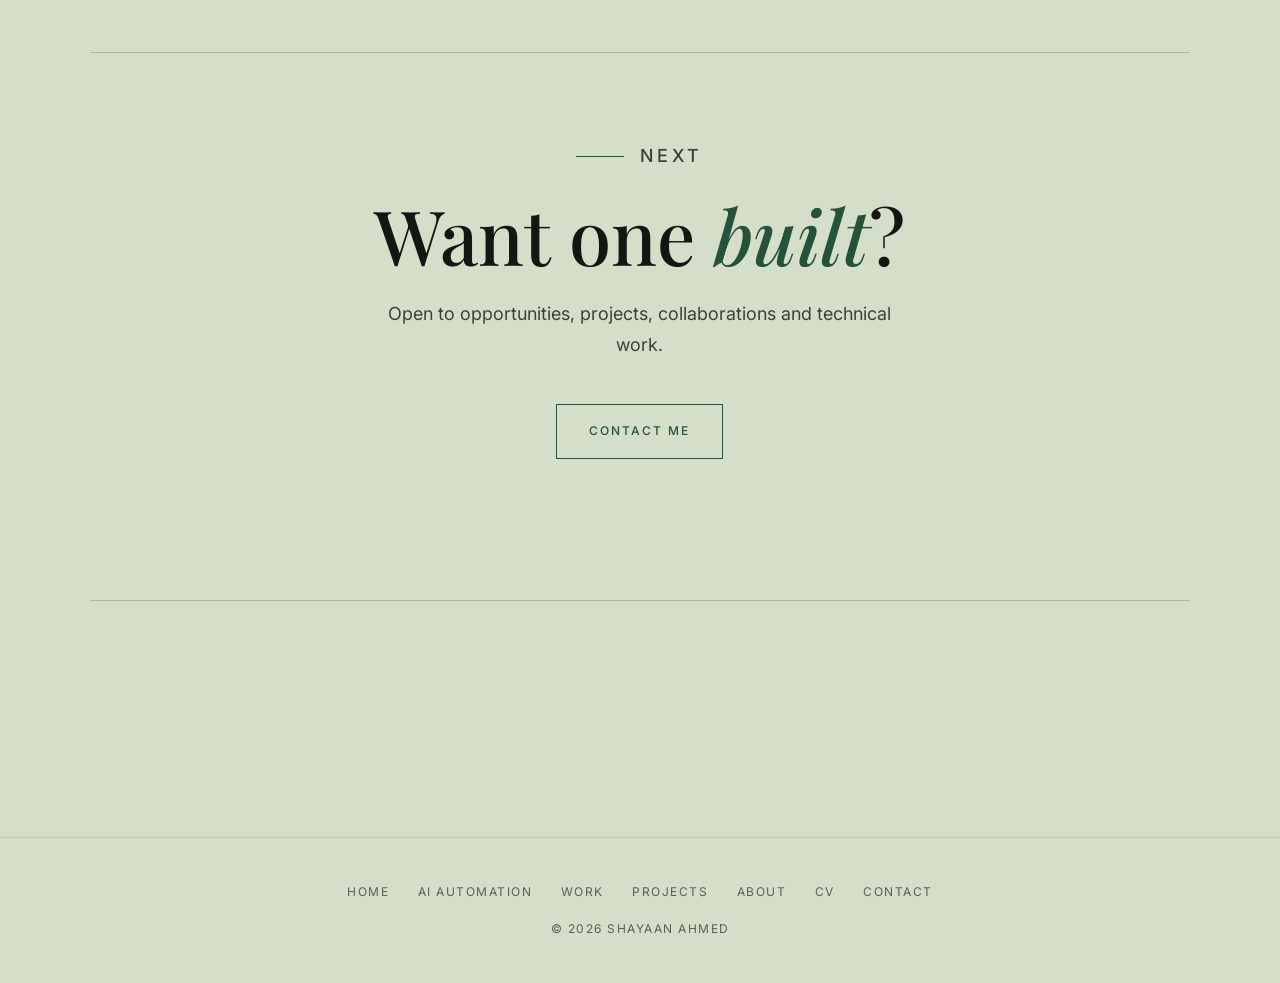
<file: automation.html>
<!DOCTYPE html>
<html lang="en">
<head>
    <meta charset="UTF-8">
    <meta name="viewport" content="width=device-width, initial-scale=1.0">
    <meta name="description" content="AI automation with Shayaan Ahmed: the four steps from discovery to handover, the systems they produce, and the n8n workflows behind them.">
    <title>AI Automation | Shayaan Ahmed</title>
    <link rel="canonical" href="https://shayaanahm.github.io/automation.html">
    <meta property="og:type" content="website">
    <meta property="og:title" content="AI Automation | Shayaan Ahmed">
    <meta property="og:description" content="AI automation with Shayaan Ahmed: the four steps from discovery to handover, the systems they produce, and the n8n workflows behind them.">
    <meta property="og:url" content="https://shayaanahm.github.io/automation.html">
    <meta property="og:image" content="https://shayaanahm.github.io/me-outdoors.jpg">
    <meta name="twitter:card" content="summary_large_image">
    <meta name="twitter:title" content="AI Automation | Shayaan Ahmed">
    <meta name="twitter:description" content="AI automation with Shayaan Ahmed: the four steps from discovery to handover, the systems they produce, and the n8n workflows behind them.">
    <meta name="twitter:image" content="https://shayaanahm.github.io/me-outdoors.jpg">
    <!-- Favicons, from the same JJBA mark the navbar uses. Generated from
         old-site/JJBA.png (861x811), not the 96px copy in the repo root —
         that one is sized for the navbar and upscales to mush.
         The .ico carries 16/32/48 so the browser picks per context.
         The home-screen icons are flattened onto --bg sage on purpose: iOS
         ignores alpha and composites on black, so a transparent PNG there
         ships as a black tile. -->
    <link rel="icon" href="favicon.ico" sizes="16x16 32x32 48x48">
    <link rel="icon" href="icon-192.png" type="image/png" sizes="192x192">
    <link rel="apple-touch-icon" href="apple-touch-icon.png">
    <link rel="preconnect" href="https://fonts.googleapis.com">
    <link rel="preconnect" href="https://fonts.gstatic.com" crossorigin>
    <link rel="stylesheet" href="https://fonts.googleapis.com/css2?family=Inter:wght@400;500;600;700&family=Playfair+Display:ital,wght@0,500;0,600;0,700;1,500;1,600&display=swap">
    <link rel="stylesheet" href="style.css">
    <link rel="stylesheet" href="home.css">
    <!-- Cloudflare Web Analytics -->
    <script type='module' src='https://static.cloudflareinsights.com/beacon.min.js' data-cf-beacon='{"token": "49c367f5f02a4841b81947715812f661"}'></script>
    <!-- End Cloudflare Web Analytics -->
</head>
<body>

<nav class="navbar">
    <a class="logo" href="index.html">
        <img src="JJBA.png" alt="Logo">
        <span>Shayaan Ahmed</span>
    </a>
    <div class="nav-links">
        <a href="index.html">Home</a>
        <a href="automation.html">AI Automation</a>
        <a href="#work">Work</a>
        <a href="index.html#projects">Projects</a>
        <a href="index.html#about">About</a>
        <a href="cv.html">CV</a>
        <a href="contact.html">Contact</a>
    </div>
</nav>

<!-- ===== AI Automation =====
     Moved off the homepage 2026-07-17: this page exists to hold the
     process on its own, the way contact.html holds contact.

     The process is the .proc block inside the dark intro strip below —
     a ported hybrid of 21st.dev's Sticky Scroll Reveal and its Timeline
     beam (styles: home.css section 7; behaviour: the fifth IIFE in
     script.js). It replaced world-scrub.js on 2026-09-02, which drove
     the same four steps as a scroll-scrubbed photoreal camera walk at a
     cost of 48 MB and 6.7 viewport-heights of scrolling.

     THIS PAGE MUST NEVER LOAD scroll.js. Its nav carries a real #work
     anchor, so scroll.js's scrollspy would light "Work" while
     script.js's filename match lights "AI Automation" — two active nav
     links at once. That is why the process's JS lives in script.js
     instead, and it is the single non-obvious constraint on this page.
-->
<main>
    <!-- #automation stays scoped to the dark chapter: home.css paints it
         with --panel, so anything inside it sits on dark. The closing band
         below is deliberately outside it — on dark its accent-outlined
         buttons would be green-on-dark-green. -->
    <section id="automation" aria-label="AI Automation: how I work, step by step">
        <div class="automation-intro panel-dark">
            <div class="container automation-intro-inner">
                <!-- Alvo Productivity brand lockup. Geometry is the real mark
                     from alvo/brand/logo/alvo-mark.svg (rings r92/r58/r20,
                     stroke 16) — the last letter of "alvo" IS the target mark.
                     Deliberately drawn in currentColor so it inherits this
                     site's accent green: the brand's terracotta #B5562C is NOT
                     imported, per the owner — brand identity, portfolio palette. -->
                <div class="page-header reveal">
                    <p class="small-label">AI Automation</p>

                    <h1 class="alvo-lockup">
                        <span class="alvo-wordmark">
                            alv<svg class="alvo-mark" viewBox="0 0 200 200" aria-hidden="true" focusable="false">
                                <circle cx="100" cy="100" r="92" fill="none" stroke="currentColor" stroke-width="16"/>
                                <circle cx="100" cy="100" r="58" fill="none" stroke="currentColor" stroke-width="16"/>
                                <circle cx="100" cy="100" r="20" fill="currentColor"/>
                            </svg>
                        </span>
                        <span class="sr-only">Alvo Productivity</span>
                        <span class="alvo-suffix" aria-hidden="true">Productivity</span>
                    </h1>

                    <p class="alvo-tagline">AI, aimed right.</p>

                    <p class="section-intro">
                        Alvo works out where AI actually helps, builds it into the workflow
                        your team already uses, and trains them to run it without us.
                        Here's how that runs, step by step.
                    </p>

                    <!-- Toolkit constellation. Ported from 21st.dev's
                         AnimatedBeam, which measures two DOM nodes with React
                         refs and redraws the connector on resize; this is one
                         authored SVG on a fixed viewBox, so it scales as a unit
                         with no JS, no refs and no ResizeObserver.

                         Every beam travels INWARD to the hub, and the hub is the
                         Alvo target mark — the animation states the tagline
                         ("AI, aimed right") rather than decorating next to it.

                         WHAT THIS MEANS CHANGED ON 2026-09-02. It used to carry
                         exactly the six tools named in the workflow cards below,
                         under a rule of "don't add a tool that isn't in a shipped
                         workflow". It is now the wider toolkit: what these systems
                         get built from. The rule that replaces it is narrower and
                         stricter — every tool here must be one actually used in
                         real work, not a logo wall. Each of these was checked
                         against the workspace before it went in.

                         Hidden below 760px, where the label type would scale
                         under 5px; .stack-strip carries the same list as readable
                         text there, so the two must stay in sync. -->
                    <div class="beam-wrap reveal">
                        <svg class="beam-field" viewBox="0 0 1120 660" role="img"
                             aria-label="The toolkit these systems are built from: n8n, Make, Zapier, Webhooks, REST APIs, Twilio, Claude, Ollama, Whisper, ElevenLabs, Supabase, PostgreSQL, Google Sheets, Gmail, Google Places, Adzuna, Python, Docker, Cloudflare and Playwright, all feeding into one automation hub.">
                            <path class="beam-rail" d="M328,58 C 438,58 370,330 532,330"/>
                            <path class="beam-rail" d="M328,118 C 438,118 370,330 532,330"/>
                            <path class="beam-rail" d="M328,178 C 438,178 370,330 532,330"/>
                            <path class="beam-rail" d="M328,238 C 438,238 370,330 532,330"/>
                            <path class="beam-rail" d="M328,298 C 438,298 370,330 532,330"/>
                            <path class="beam-rail" d="M328,358 C 438,358 370,330 532,330"/>
                            <path class="beam-rail" d="M328,418 C 438,418 370,330 532,330"/>
                            <path class="beam-rail" d="M328,478 C 438,478 370,330 532,330"/>
                            <path class="beam-rail" d="M328,538 C 438,538 370,330 532,330"/>
                            <path class="beam-rail" d="M328,598 C 438,598 370,330 532,330"/>
                            <path class="beam-rail" d="M792,58 C 682,58 750,330 588,330"/>
                            <path class="beam-rail" d="M792,118 C 682,118 750,330 588,330"/>
                            <path class="beam-rail" d="M792,178 C 682,178 750,330 588,330"/>
                            <path class="beam-rail" d="M792,238 C 682,238 750,330 588,330"/>
                            <path class="beam-rail" d="M792,298 C 682,298 750,330 588,330"/>
                            <path class="beam-rail" d="M792,358 C 682,358 750,330 588,330"/>
                            <path class="beam-rail" d="M792,418 C 682,418 750,330 588,330"/>
                            <path class="beam-rail" d="M792,478 C 682,478 750,330 588,330"/>
                            <path class="beam-rail" d="M792,538 C 682,538 750,330 588,330"/>
                            <path class="beam-rail" d="M792,598 C 682,598 750,330 588,330"/>
                            <path class="beam-pulse" data-i="1" d="M328,58 C 438,58 370,330 532,330"/>
                            <path class="beam-pulse" data-i="2" d="M328,118 C 438,118 370,330 532,330"/>
                            <path class="beam-pulse" data-i="3" d="M328,178 C 438,178 370,330 532,330"/>
                            <path class="beam-pulse" data-i="4" d="M328,238 C 438,238 370,330 532,330"/>
                            <path class="beam-pulse" data-i="5" d="M328,298 C 438,298 370,330 532,330"/>
                            <path class="beam-pulse" data-i="6" d="M328,358 C 438,358 370,330 532,330"/>
                            <path class="beam-pulse" data-i="1" d="M328,418 C 438,418 370,330 532,330"/>
                            <path class="beam-pulse" data-i="2" d="M328,478 C 438,478 370,330 532,330"/>
                            <path class="beam-pulse" data-i="3" d="M328,538 C 438,538 370,330 532,330"/>
                            <path class="beam-pulse" data-i="4" d="M328,598 C 438,598 370,330 532,330"/>
                            <path class="beam-pulse" data-i="5" d="M792,58 C 682,58 750,330 588,330"/>
                            <path class="beam-pulse" data-i="6" d="M792,118 C 682,118 750,330 588,330"/>
                            <path class="beam-pulse" data-i="1" d="M792,178 C 682,178 750,330 588,330"/>
                            <path class="beam-pulse" data-i="2" d="M792,238 C 682,238 750,330 588,330"/>
                            <path class="beam-pulse" data-i="3" d="M792,298 C 682,298 750,330 588,330"/>
                            <path class="beam-pulse" data-i="4" d="M792,358 C 682,358 750,330 588,330"/>
                            <path class="beam-pulse" data-i="5" d="M792,418 C 682,418 750,330 588,330"/>
                            <path class="beam-pulse" data-i="6" d="M792,478 C 682,478 750,330 588,330"/>
                            <path class="beam-pulse" data-i="1" d="M792,538 C 682,538 750,330 588,330"/>
                            <path class="beam-pulse" data-i="2" d="M792,598 C 682,598 750,330 588,330"/>
                            <g class="beam-chip">
                                <rect x="259" y="38" width="61" height="40" rx="20"/>
                                <text x="289" y="58" text-anchor="middle">n8n</text>
                            </g>
                            <g class="beam-chip">
                                <rect x="248" y="98" width="72" height="40" rx="20"/>
                                <text x="284" y="118" text-anchor="middle">Make</text>
                            </g>
                            <g class="beam-chip">
                                <rect x="227" y="158" width="93" height="40" rx="20"/>
                                <text x="274" y="178" text-anchor="middle">Zapier</text>
                            </g>
                            <g class="beam-chip">
                                <rect x="206" y="218" width="114" height="40" rx="20"/>
                                <text x="263" y="238" text-anchor="middle">Webhooks</text>
                            </g>
                            <g class="beam-chip">
                                <rect x="196" y="278" width="124" height="40" rx="20"/>
                                <text x="258" y="298" text-anchor="middle">REST APIs</text>
                            </g>
                            <g class="beam-chip">
                                <rect x="227" y="338" width="93" height="40" rx="20"/>
                                <text x="274" y="358" text-anchor="middle">Twilio</text>
                            </g>
                            <g class="beam-chip">
                                <rect x="227" y="398" width="93" height="40" rx="20"/>
                                <text x="274" y="418" text-anchor="middle">Claude</text>
                            </g>
                            <g class="beam-chip">
                                <rect x="227" y="458" width="93" height="40" rx="20"/>
                                <text x="274" y="478" text-anchor="middle">Ollama</text>
                            </g>
                            <g class="beam-chip">
                                <rect x="217" y="518" width="103" height="40" rx="20"/>
                                <text x="268" y="538" text-anchor="middle">Whisper</text>
                            </g>
                            <g class="beam-chip">
                                <rect x="185" y="578" width="135" height="40" rx="20"/>
                                <text x="253" y="598" text-anchor="middle">ElevenLabs</text>
                            </g>
                            <g class="beam-chip">
                                <rect x="800" y="38" width="114" height="40" rx="20"/>
                                <text x="857" y="58" text-anchor="middle">Supabase</text>
                            </g>
                            <g class="beam-chip">
                                <rect x="800" y="98" width="135" height="40" rx="20"/>
                                <text x="867" y="118" text-anchor="middle">PostgreSQL</text>
                            </g>
                            <g class="beam-chip">
                                <rect x="800" y="158" width="166" height="40" rx="20"/>
                                <text x="883" y="178" text-anchor="middle">Google Sheets</text>
                            </g>
                            <g class="beam-chip">
                                <rect x="800" y="218" width="82" height="40" rx="20"/>
                                <text x="841" y="238" text-anchor="middle">Gmail</text>
                            </g>
                            <g class="beam-chip">
                                <rect x="800" y="278" width="166" height="40" rx="20"/>
                                <text x="883" y="298" text-anchor="middle">Google Places</text>
                            </g>
                            <g class="beam-chip">
                                <rect x="800" y="338" width="93" height="40" rx="20"/>
                                <text x="846" y="358" text-anchor="middle">Adzuna</text>
                            </g>
                            <g class="beam-chip">
                                <rect x="800" y="398" width="93" height="40" rx="20"/>
                                <text x="846" y="418" text-anchor="middle">Python</text>
                            </g>
                            <g class="beam-chip">
                                <rect x="800" y="458" width="93" height="40" rx="20"/>
                                <text x="846" y="478" text-anchor="middle">Docker</text>
                            </g>
                            <g class="beam-chip">
                                <rect x="800" y="518" width="135" height="40" rx="20"/>
                                <text x="867" y="538" text-anchor="middle">Cloudflare</text>
                            </g>
                            <g class="beam-chip">
                                <rect x="800" y="578" width="135" height="40" rx="20"/>
                                <text x="867" y="598" text-anchor="middle">Playwright</text>
                            </g>
                            <!-- Absolute coordinates, NOT transform="translate()".
                                 .beam-hub is animated with `transform: scale()`,
                                 and a CSS transform replaces the presentation
                                 attribute outright — a translate here is silently
                                 dropped and the mark renders at the SVG origin. -->
                            <g class="beam-hub">
                                <circle cx="560" cy="330" r="28" fill="none" stroke="currentColor" stroke-width="4.8"/>
                                <circle cx="560" cy="330" r="17" fill="none" stroke="currentColor" stroke-width="4.8"/>
                                <circle cx="560" cy="330" r="6" fill="currentColor"/>
                            </g>
                        </svg>
                    </div>

                    <p class="stack-strip reveal">
                        <span class="k">Built with</span>
                        <span>n8n</span><span>Make</span><span>Zapier</span><span>Webhooks</span><span>REST APIs</span><span>Twilio</span><span>Claude</span><span>Ollama</span><span>Whisper</span><span>ElevenLabs</span><span>Supabase</span><span>PostgreSQL</span><span>Google Sheets</span><span>Gmail</span><span>Google Places</span><span>Adzuna</span><span>Python</span><span>Docker</span><span>Cloudflare</span><span>Playwright</span>
                    </p>
                </div>

                <div class="section-row tight reveal">
                    <h2 class="section-heading" data-label="How It Works">The <em>process</em></h2>
                    <p class="section-sub">Four steps, discovery to handover.</p>
                </div>

                <!-- Sticky process. See home.css section 7 and script.js's
                     fifth IIFE. Three things here are structural, not
                     cosmetic, and all three break silently:

                     1. The element TYPES carry the layout. The CSS assigns
                        grid rows with article:nth-of-type(n) and stacks the
                        panes with figure. Swap an <article> for a <div>, or
                        add a stray <figure>, and both the grid and the
                        no-JS fallback come apart with no error.
                     2. The steps and figures ALTERNATE in source order.
                        That is the only reason the whole thing collapses to
                        readable stacked cards on mobile with `display:block`
                        and nothing else — no JS re-ordering.
                     3. .proc-step must NOT carry .reveal. style.css's
                        .reveal.visible { opacity: 1 } is (0,2,0) and would
                        beat .proc-step { opacity: .68 } at (0,1,0), killing
                        the dim-to-active read. The dim-to-active transition
                        IS this section's entrance. -->
                <div class="proc">
                    <i class="proc-beam" aria-hidden="true"></i>

                    <article class="proc-step">
                        <span class="proc-num" aria-hidden="true">01</span>
                        <div class="proc-copy">
                            <p class="proc-label">Step 01 · Discovery</p>
                            <h3 class="proc-title">First, we talk.</h3>
                            <p class="proc-body">We go through how things run now, what keeps going wrong, and where you want to get to. I work out where automation buys you the most time.</p>
                        </div>
                    </article>
                    <!-- The panes are aria-hidden with empty alt on purpose:
                         four stacked renders would otherwise read out as four
                         scene descriptions while the copy beside them already
                         carries every fact. These are atmosphere. -->
                    <figure class="proc-shot" aria-hidden="true">
                        <img src="world/discovery.webp" alt="" width="1600" height="900" decoding="async">
                    </figure>

                    <article class="proc-step">
                        <span class="proc-num" aria-hidden="true">02</span>
                        <div class="proc-copy">
                            <p class="proc-label">Step 02 · Design</p>
                            <h3 class="proc-title">Then I map the system.</h3>
                            <p class="proc-body">I map the architecture: tools, triggers, logic, integrations. You see the whole plan before I build anything.</p>
                        </div>
                    </article>
                    <figure class="proc-shot" aria-hidden="true">
                        <img src="world/build.webp" alt="" width="1600" height="900" loading="lazy" decoding="async">
                    </figure>

                    <article class="proc-step">
                        <span class="proc-num" aria-hidden="true">03</span>
                        <div class="proc-copy">
                            <p class="proc-label">Step 03 · Build</p>
                            <h3 class="proc-title">Then I build it.</h3>
                            <p class="proc-body">I build the workflow and test it end to end, edge cases included, until it runs reliably.</p>
                        </div>
                    </article>
                    <figure class="proc-shot" aria-hidden="true">
                        <img src="world/handover.webp" alt="" width="1600" height="900" loading="lazy" decoding="async">
                    </figure>

                    <article class="proc-step">
                        <span class="proc-num" aria-hidden="true">04</span>
                        <div class="proc-copy">
                            <p class="proc-label">Step 04 · Handover</p>
                            <h3 class="proc-title">Yours to keep. I&#39;m Shayaan.</h3>
                            <p class="proc-body">I hand over the finished system with documentation, so you can understand it and maintain it yourself. Or I can keep managing it for you.</p>
                            <!-- Plain .button, not .button--accent: this page's
                                 single accent CTA is the closing "Contact Me".
                                 .panel-dark recolours these to ivory, which is
                                 why they read on the dark ground. -->
                            <p class="proc-actions">
                                <a class="button" href="index.html#about">Meet me</a>
                                <a class="button" href="contact.html">Get in touch</a>
                            </p>
                        </div>
                    </article>
                    <figure class="proc-shot">
                        <img src="me-outdoors.jpg" alt="Shayaan Ahmed" width="1400" height="1050" loading="lazy" decoding="async">
                    </figure>
                </div>
            </div>
        </div>

    </section>

    <!-- ============ Featured Work ============
         Moved off the homepage 2026-07-17: the walkthrough explains the
         process, so the systems it produces belong directly after it. -->
    <section id="work" class="work-section">
        <div class="container">
            <div class="section-row tight reveal">
                <h2 class="section-heading" data-label="Portfolio">Featured <em>Work</em></h2>
                <p class="section-sub">Example automations built for businesses across different industries.</p>
            </div>

            <div class="grid-2 work-grid">
                <div class="card media-card spot reveal">
                    <i class="spot-glow" aria-hidden="true"></i>
                    <!-- 21st.dev HeroVideoDialog, ported. The poster is a real frame,
                         cropped (crop=1037:1080:95:0) to drop the screen-recorder HUD
                         burned into the left gutter and the scrollbar on the right —
                         that HUD is why this had no poster before and shipped as a
                         black rectangle. script.js opens the clip in the shared overlay. -->
                    <button class="vplay" type="button" data-video="premier-properties.mp4" data-title="Premier Properties"
                            aria-label="Play the Premier Properties demo (1:33)">
                        <img src="premier-properties-poster.webp" alt="The Premier Properties site with the AI assistant open mid-conversation." loading="lazy" decoding="async" width="1036" height="1080">
                        <span class="vplay-btn" aria-hidden="true"><svg viewBox="0 0 24 24" aria-hidden="true" focusable="false"><path d="M8 5.14v13.72a1 1 0 0 0 1.54.84l10.3-6.86a1 1 0 0 0 0-1.68L9.54 4.3A1 1 0 0 0 8 5.14z"/></svg></span>
                        <span class="vplay-dur">1:33</span>
                    </button>
                    <div class="media-body">
                        <h3>Premier Properties</h3>
                        <p>An AI automation built for a local estate agent. When an enquiry comes in, the system qualifies the lead, sends a personalised response and logs the contact. Nobody has to chase it, and nothing sits unanswered.</p>
                    </div>
                </div>
                <div class="card media-card spot reveal">
                    <i class="spot-glow" aria-hidden="true"></i>
                    <!-- 21st.dev HeroVideoDialog, ported. The poster is a real frame,
                         cropped (crop=1037:1080:95:0) to drop the screen-recorder HUD
                         burned into the left gutter and the scrollbar on the right —
                         that HUD is why this had no poster before and shipped as a
                         black rectangle. script.js opens the clip in the shared overlay. -->
                    <button class="vplay" type="button" data-video="spark-pro-electrical.mp4" data-title="Spark Pro Electrical"
                            aria-label="Play the Spark Pro Electrical demo (0:47)">
                        <img src="spark-pro-poster.webp" alt="The Spark Pro Electrical site with the AI assistant open mid-conversation." loading="lazy" decoding="async" width="1036" height="1080">
                        <span class="vplay-btn" aria-hidden="true"><svg viewBox="0 0 24 24" aria-hidden="true" focusable="false"><path d="M8 5.14v13.72a1 1 0 0 0 1.54.84l10.3-6.86a1 1 0 0 0 0-1.68L9.54 4.3A1 1 0 0 0 8 5.14z"/></svg></span>
                        <span class="vplay-dur">0:47</span>
                    </button>
                    <div class="media-body">
                        <h3>Spark Pro Electrical</h3>
                        <p>A job intake and response automation built for a licensed electrical contractor. A new job request triggers an instant AI-written reply, and the job details are captured and routed to the right place. It saves hours of admin a week.</p>
                    </div>
                </div>
            </div>
        </div>
    </section>

    <!-- ============ Workflow Examples ============
         Deliberately duplicated: this section also stays on the homepage.
         Edit BOTH copies, or they drift. -->
    <section id="workflows" class="wf-section">
        <div class="container">
            <div class="section-row reveal">
                <h2 class="section-heading" data-label="Under the Hood">Workflow <em>Examples</em></h2>
                <p class="section-sub">A look at some of the n8n automation workflows I've built.</p>
            </div>

            <div class="bento">
                <div class="card media-card spot reveal bento-feature">
                    <i class="spot-glow" aria-hidden="true"></i>
                    <img class="shot" src="job-application-automation.png" alt="Job Application Automation workflow" loading="lazy" decoding="async" width="1870" height="889" tabindex="0" role="button" data-cap="Job Application Automation">
                    <div class="media-body">
                        <h3>Job Application Automation</h3>
                        <p>A job hunting pipeline built in n8n. It searches Google Places and Adzuna at the same time, merges and deduplicates the results, then works through each business in turn: scraping the site for a contact email, using Claude AI to write a personalised cover note and CV, and leaving a Gmail draft ready to send with one click. A single run has turned up <strong>100+ potential job application leads</strong>. By hand that is days of work. This takes minutes.</p>
                    </div>
                </div>
                <div class="card media-card spot reveal bento-tall">
                    <i class="spot-glow" aria-hidden="true"></i>
                    <img class="shot" src="email-triage-demo.png" alt="Email Triage Automation workflow" loading="lazy" decoding="async" width="1867" height="923" tabindex="0" role="button" data-cap="AI Email Triage">
                    <div class="media-body">
                        <h3>AI Email Triage</h3>
                        <p>An inbox automation that reads incoming email, sorts it by urgency and type, and routes it without being asked. Urgent messages get flagged straight away, routine enquiries get a drafted reply, and the irrelevant ones are filtered out. It saves busy teams hours of inbox management.</p>
                    </div>
                </div>
                <div class="card media-card spot reveal bento-tall">
                    <i class="spot-glow" aria-hidden="true"></i>
                    <img class="shot" src="cv-screening-automation.png" alt="CV Screening automation workflow" loading="lazy" decoding="async" width="1773" height="846" tabindex="0" role="button" data-cap="CV Screening: Gmail + Dashboard">
                    <div class="media-body">
                        <h3>CV Screening: Gmail + Dashboard</h3>
                        <p>A CV screening pipeline that takes CVs two ways: emailed to a dedicated inbox, or uploaded through a dashboard with its own job description. Claude Haiku scores each one and returns a percentage with specific reasons for and against. A dedup check stops the same CV being scored twice. PDF, TXT and DOCX are parsed in-process, so there is <strong>no external service or extra credentials</strong> to look after. Every result is logged to a database, so the scores can be checked against real hiring decisions later on. Candidates only ever receive a fixed reply, never an AI-written one.</p>
                    </div>
                </div>
                <div class="card media-card spot reveal bento-half">
                    <i class="spot-glow" aria-hidden="true"></i>
                    <img class="shot" src="google-review-automation.png" alt="Google Review Automation workflow" loading="lazy" decoding="async" width="1872" height="890" tabindex="0" role="button" data-cap="Google Review Automation">
                    <div class="media-body">
                        <h3>Google Review Automation</h3>
                        <p>A webhook fires when a job is marked complete. The workflow waits a day, then sends the customer a personalised review request through Gmail. It checks whether the email actually sent and writes the outcome, confirmed or errored, to a tracking sheet.</p>
                    </div>
                </div>
                <div class="card media-card spot reveal bento-half">
                    <i class="spot-glow" aria-hidden="true"></i>
                    <img class="shot" src="uk-b2b-lead-generator.png" alt="UK B2B Lead Generator workflow" loading="lazy" decoding="async" width="1867" height="886" tabindex="0" role="button" data-cap="UK B2B Lead Generator">
                    <div class="media-body">
                        <h3>UK B2B Lead Generator</h3>
                        <p>Runs weekly, or on demand, scraping business leads from Google Places against a set of search queries. It works through each query, pulls the business details, maps the fields into one consistent shape, and writes each lead straight into a Supabase database, ready for outreach.</p>
                    </div>
                </div>
            </div>
        </div>
    </section>

    <section class="closing">
        <div class="container">
            <div class="cta-band reveal">
                <p class="small-label">Next</p>
                <h2>Want one <em>built</em>?</h2>
                <p>Open to opportunities, projects, collaborations and technical work.</p>
                <p class="page-actions">
                    <a class="button button--accent" href="contact.html">Contact Me</a>
                </p>
            </div>
        </div>
    </section>
</main>


<footer class="footer">
    <div class="footer-links">
        <a href="index.html">Home</a>
        <a href="automation.html">AI Automation</a>
        <a href="#work">Work</a>
        <a href="index.html#projects">Projects</a>
        <a href="index.html#about">About</a>
        <a href="cv.html">CV</a>
        <a href="contact.html">Contact</a>
    </div>
    <p>&copy; 2026 Shayaan Ahmed</p>
</footer>

<script src="script.js"></script>
</body>
</html>
</file>
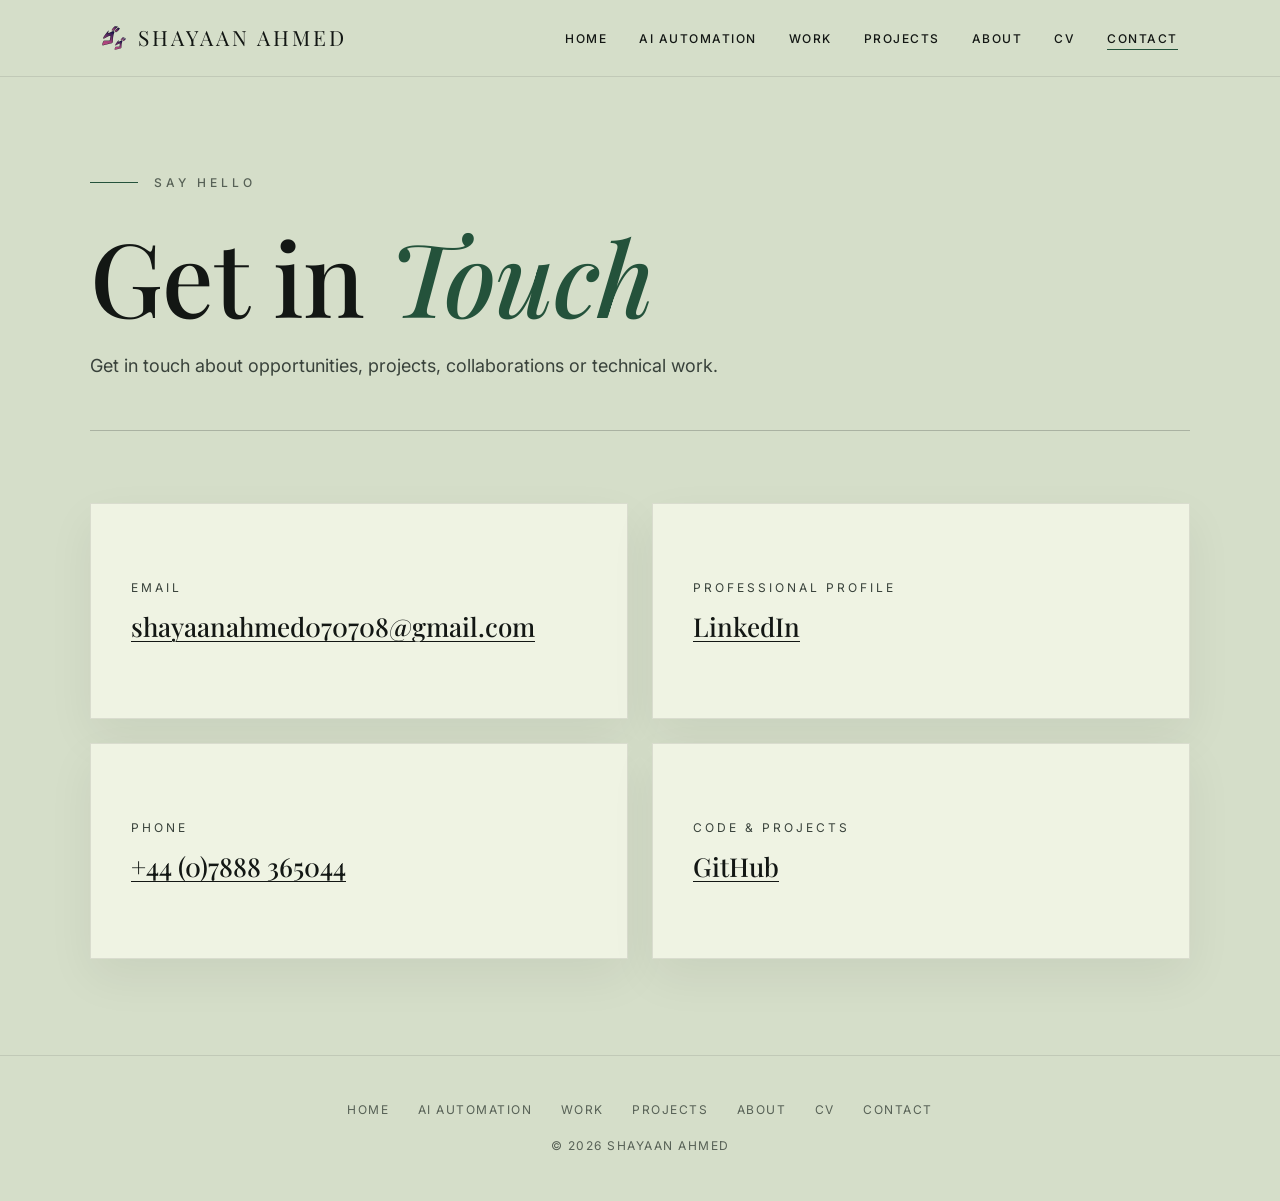
<file: contact.html>
<!DOCTYPE html>
<html lang="en">
<head>
    <meta charset="UTF-8">
    <meta name="viewport" content="width=device-width, initial-scale=1.0">
    <meta name="description" content="Get in touch with Shayaan Ahmed by email, phone, LinkedIn or GitHub.">
    <title>Contact | Shayaan Ahmed</title>
    <link rel="canonical" href="https://shayaanahm.github.io/contact.html">
    <meta property="og:type" content="website">
    <meta property="og:title" content="Contact | Shayaan Ahmed">
    <meta property="og:description" content="Get in touch with Shayaan Ahmed by email, phone, LinkedIn or GitHub.">
    <meta property="og:url" content="https://shayaanahm.github.io/contact.html">
    <meta property="og:image" content="https://shayaanahm.github.io/me-outdoors.jpg">
    <meta name="twitter:card" content="summary_large_image">
    <meta name="twitter:title" content="Contact | Shayaan Ahmed">
    <meta name="twitter:description" content="Get in touch with Shayaan Ahmed by email, phone, LinkedIn or GitHub.">
    <meta name="twitter:image" content="https://shayaanahm.github.io/me-outdoors.jpg">
    <!-- Favicons, from the same JJBA mark the navbar uses. Generated from
         old-site/JJBA.png (861x811), not the 96px copy in the repo root —
         that one is sized for the navbar and upscales to mush.
         The .ico carries 16/32/48 so the browser picks per context.
         The home-screen icons are flattened onto --bg sage on purpose: iOS
         ignores alpha and composites on black, so a transparent PNG there
         ships as a black tile. -->
    <link rel="icon" href="favicon.ico" sizes="16x16 32x32 48x48">
    <link rel="icon" href="icon-192.png" type="image/png" sizes="192x192">
    <link rel="apple-touch-icon" href="apple-touch-icon.png">
    <link rel="preconnect" href="https://fonts.googleapis.com">
    <link rel="preconnect" href="https://fonts.gstatic.com" crossorigin>
    <link rel="stylesheet" href="https://fonts.googleapis.com/css2?family=Inter:wght@400;500;600;700&family=Playfair+Display:ital,wght@0,500;0,600;0,700;1,500;1,600&display=swap">
    <link rel="stylesheet" href="style.css">
    <!-- Cloudflare Web Analytics -->
    <script type='module' src='https://static.cloudflareinsights.com/beacon.min.js' data-cf-beacon='{"token": "49c367f5f02a4841b81947715812f661"}'></script>
    <!-- End Cloudflare Web Analytics -->
</head>
<body>

<nav class="navbar">
    <a class="logo" href="index.html">
        <img src="JJBA.png" alt="Logo">
        <span>Shayaan Ahmed</span>
    </a>
    <div class="nav-links">
        <a href="index.html">Home</a>
        <a href="automation.html">AI Automation</a>
        <a href="automation.html#work">Work</a>
        <a href="index.html#projects">Projects</a>
        <a href="index.html#about">About</a>
        <a href="cv.html">CV</a>
        <a href="contact.html">Contact</a>
    </div>
</nav>

<main class="container">
    <div class="page-header">
        <p class="small-label">Say Hello</p>
        <h1 class="page-title">Get in <em>Touch</em></h1>
        <p class="section-intro">
            Get in touch about opportunities, projects, collaborations
            or technical work.
        </p>
    </div>

    <div class="contact-grid">

        <!-- The kicker names the CATEGORY, the heading carries the VALUE —
             the same relationship .small-label has to .page-title everywhere
             else on the site. Until 2026-09-02 these read "Email / Email /
             Send Email" and "Phone / Phone", saying the same word twice and
             burying the actual address in the smallest type on the card. No
             new information here; the details are the ones already published
             on this page. -->
        <div class="card spot reveal">
            <i class="spot-glow" aria-hidden="true"></i>
            <p class="contact-label">Email</p>
            <h2 class="card-heading">
                <a href="mailto:shayaanahmed070708@gmail.com">shayaanahmed070708@gmail.com</a>
            </h2>
        </div>

        <div class="card spot reveal">
            <i class="spot-glow" aria-hidden="true"></i>
            <p class="contact-label">Professional Profile</p>
            <h2 class="card-heading">
                <a href="https://linkedin.com/in/shayaan-ahmed-151abb390" target="_blank" rel="noopener">LinkedIn</a>
            </h2>
        </div>

        <div class="card spot reveal">
            <i class="spot-glow" aria-hidden="true"></i>
            <p class="contact-label">Phone</p>
            <h2 class="card-heading">
                <a href="tel:+447888365044">+44 (0)7888 365044</a>
            </h2>
        </div>

        <div class="card spot reveal">
            <i class="spot-glow" aria-hidden="true"></i>
            <p class="contact-label">Code &amp; Projects</p>
            <h2 class="card-heading">
                <a href="https://github.com/shayaanahm" target="_blank" rel="noopener">GitHub</a>
            </h2>
        </div>

    </div>
</main>

<footer class="footer">
    <div class="footer-links">
        <a href="index.html">Home</a>
        <a href="automation.html">AI Automation</a>
        <a href="automation.html#work">Work</a>
        <a href="index.html#projects">Projects</a>
        <a href="index.html#about">About</a>
        <a href="cv.html">CV</a>
        <a href="contact.html">Contact</a>
    </div>
    <p>&copy; 2026 Shayaan Ahmed</p>
</footer>

<script src="script.js"></script>
</body>
</html>
</file>
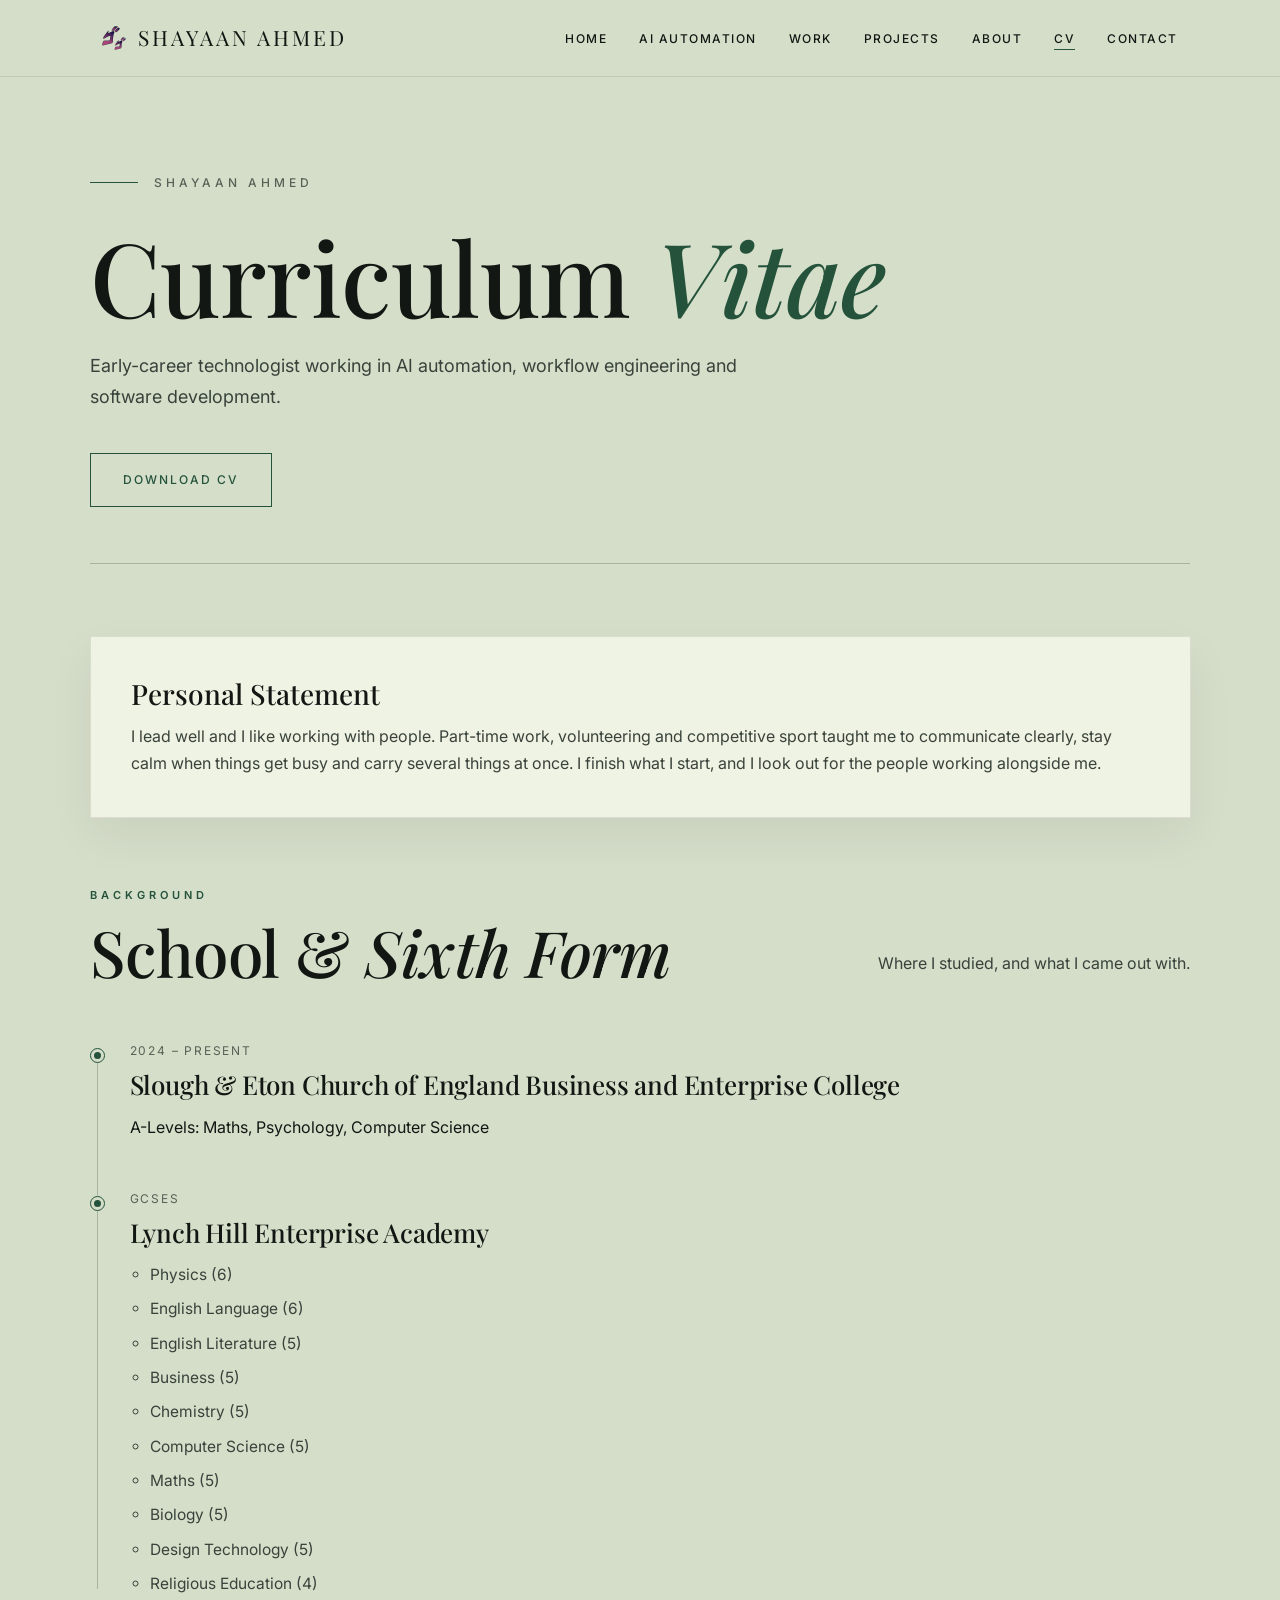
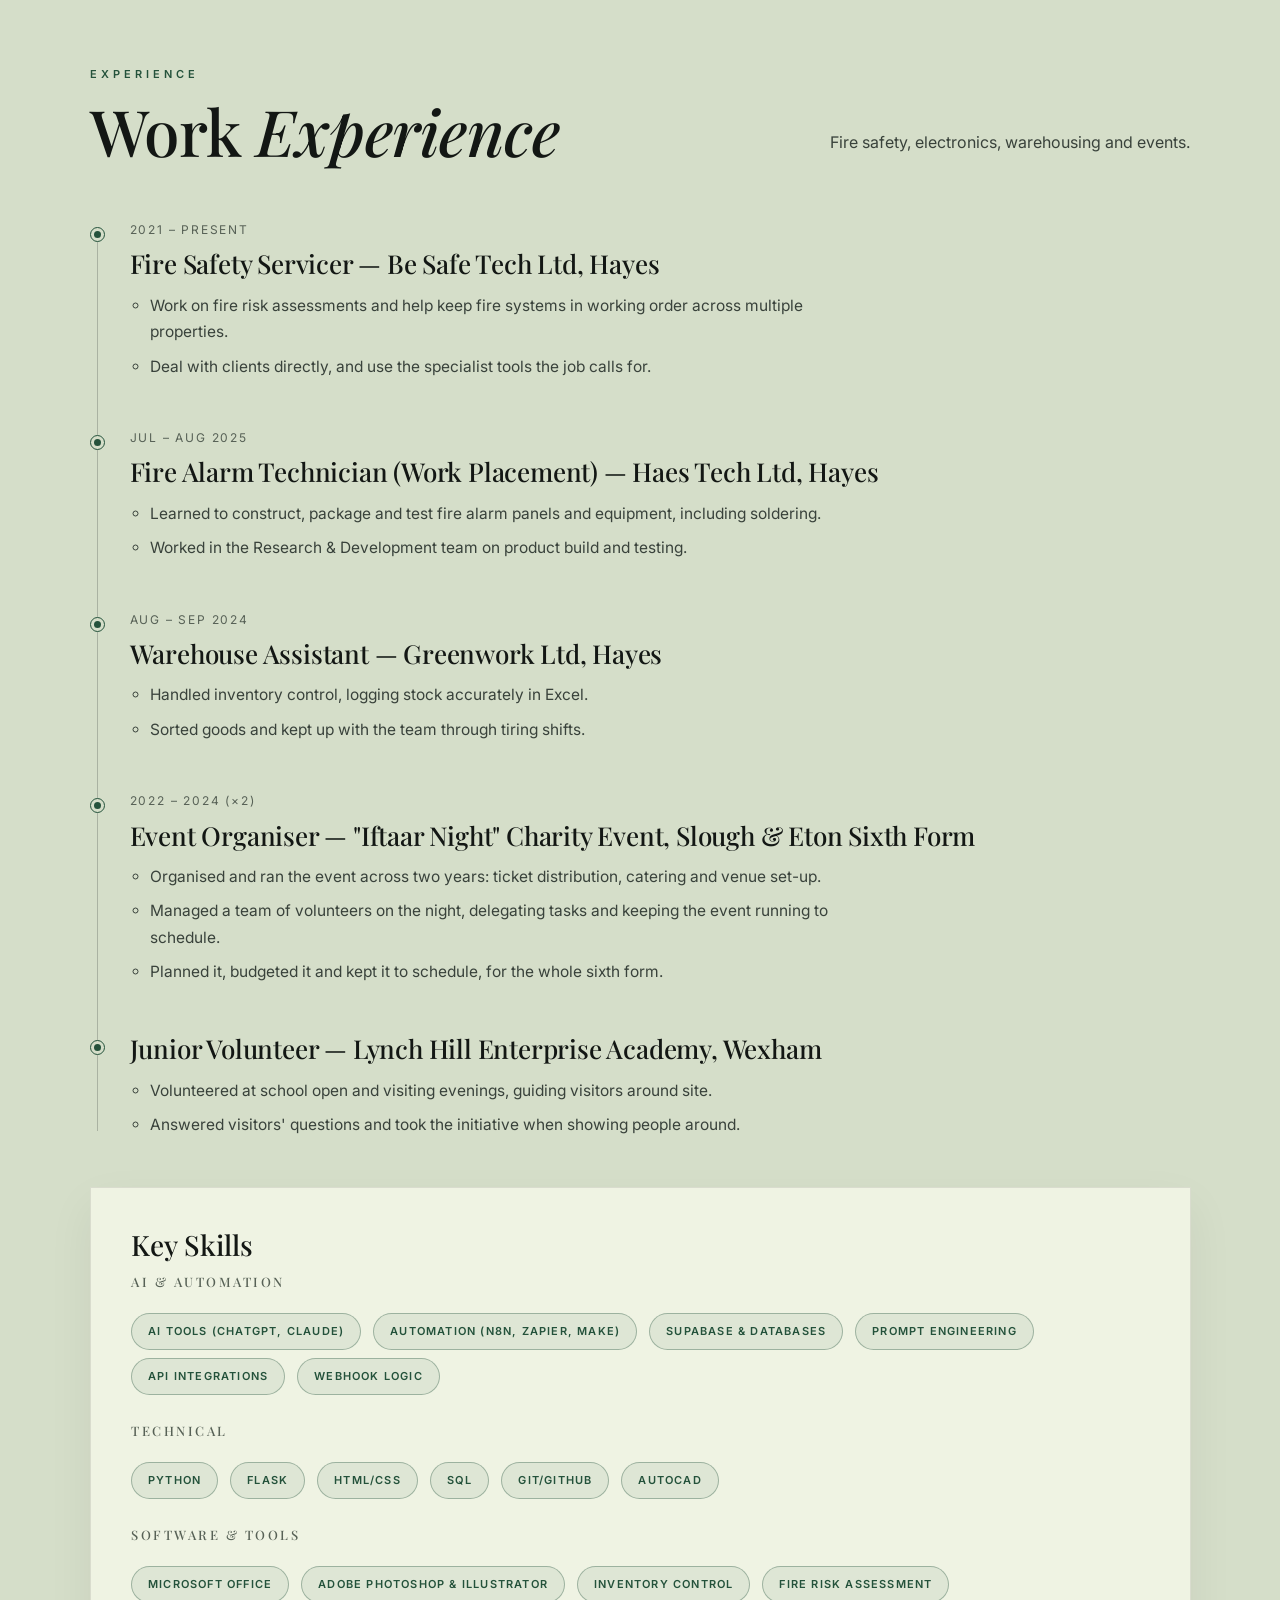
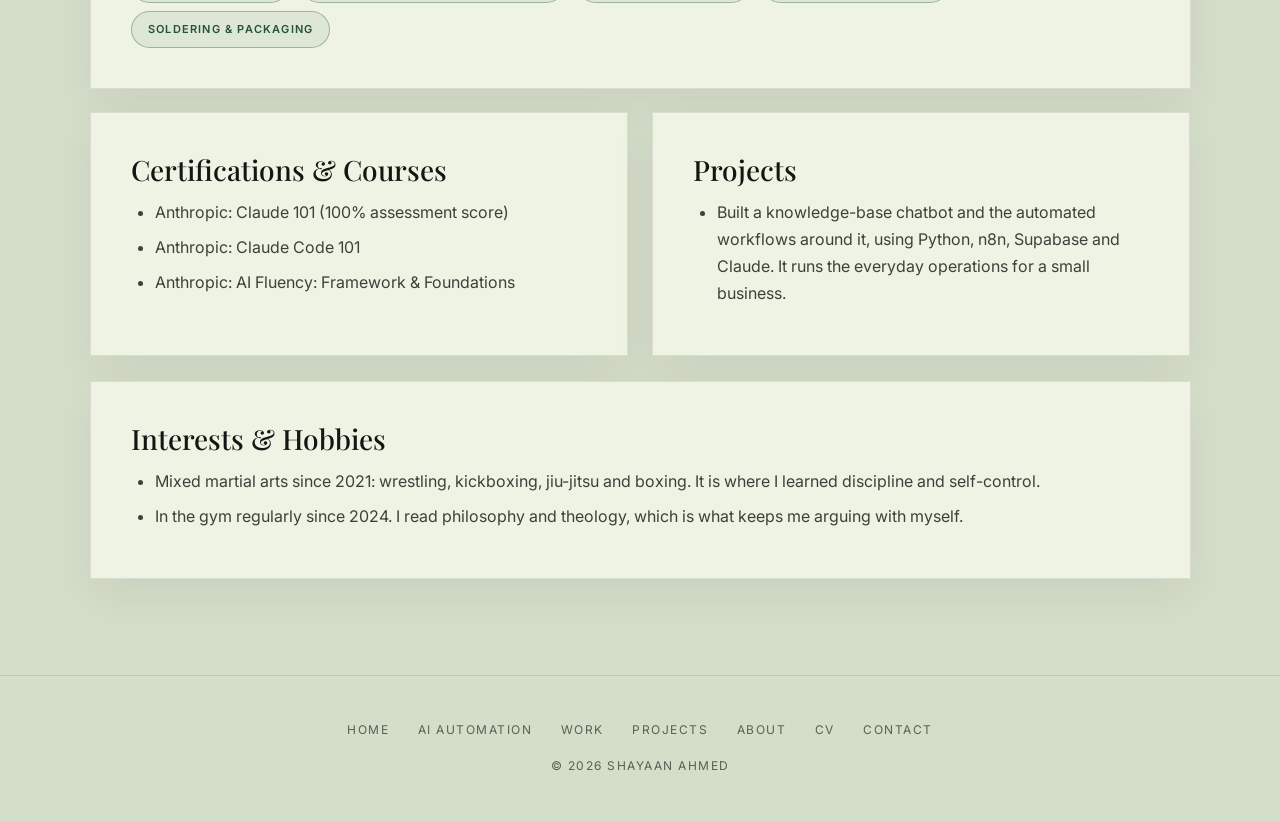
<file: cv.html>
<!DOCTYPE html>
<html lang="en">
<head>
    <meta charset="UTF-8">
    <meta name="viewport" content="width=device-width, initial-scale=1.0">
    <meta name="description" content="CV of Shayaan Ahmed: education, work experience, key skills and certifications.">
    <title>CV | Shayaan Ahmed</title>
    <link rel="canonical" href="https://shayaanahm.github.io/cv.html">
    <meta property="og:type" content="website">
    <meta property="og:title" content="CV | Shayaan Ahmed">
    <meta property="og:description" content="CV of Shayaan Ahmed: education, work experience, key skills and certifications.">
    <meta property="og:url" content="https://shayaanahm.github.io/cv.html">
    <meta property="og:image" content="https://shayaanahm.github.io/me-outdoors.jpg">
    <meta name="twitter:card" content="summary_large_image">
    <meta name="twitter:title" content="CV | Shayaan Ahmed">
    <meta name="twitter:description" content="CV of Shayaan Ahmed: education, work experience, key skills and certifications.">
    <meta name="twitter:image" content="https://shayaanahm.github.io/me-outdoors.jpg">
    <!-- Favicons, from the same JJBA mark the navbar uses. Generated from
         old-site/JJBA.png (861x811), not the 96px copy in the repo root —
         that one is sized for the navbar and upscales to mush.
         The .ico carries 16/32/48 so the browser picks per context.
         The home-screen icons are flattened onto --bg sage on purpose: iOS
         ignores alpha and composites on black, so a transparent PNG there
         ships as a black tile. -->
    <link rel="icon" href="favicon.ico" sizes="16x16 32x32 48x48">
    <link rel="icon" href="icon-192.png" type="image/png" sizes="192x192">
    <link rel="apple-touch-icon" href="apple-touch-icon.png">
    <link rel="preconnect" href="https://fonts.googleapis.com">
    <link rel="preconnect" href="https://fonts.gstatic.com" crossorigin>
    <link rel="stylesheet" href="https://fonts.googleapis.com/css2?family=Inter:wght@400;500;600;700&family=Playfair+Display:ital,wght@0,500;0,600;0,700;1,500;1,600&display=swap">
    <link rel="stylesheet" href="style.css">
    <!-- Cloudflare Web Analytics -->
    <script type='module' src='https://static.cloudflareinsights.com/beacon.min.js' data-cf-beacon='{"token": "49c367f5f02a4841b81947715812f661"}'></script>
    <!-- End Cloudflare Web Analytics -->
</head>
<body>

<nav class="navbar">
    <a class="logo" href="index.html">
        <img src="JJBA.png" alt="Logo">
        <span>Shayaan Ahmed</span>
    </a>
    <div class="nav-links">
        <a href="index.html">Home</a>
        <a href="automation.html">AI Automation</a>
        <a href="automation.html#work">Work</a>
        <a href="index.html#projects">Projects</a>
        <a href="index.html#about">About</a>
        <a href="cv.html">CV</a>
        <a href="contact.html">Contact</a>
    </div>
</nav>

<main class="container">
    <div class="page-header">
        <!-- The kicker names the category, the title names the thing. This
             read "Curriculum Vitae" above "Curriculum Vitae" until 2026-09-02
             — the same duplication the contact cards had. -->
        <p class="small-label">Shayaan Ahmed</p>
        <h1 class="page-title">Curriculum <em>Vitae</em></h1>
        <p class="section-intro">
            Early-career technologist working in AI automation, workflow engineering and software development.
        </p>
        <p class="page-actions">
            <a class="button button--accent" href="shayaan-ahmed-cv.docx" download>Download CV</a>
        </p>
    </div>

    <!-- Personal Statement -->
    <div class="card spot reveal">
        <i class="spot-glow" aria-hidden="true"></i>
        <h2 class="card-heading">Personal Statement</h2>
        <p>I lead well and I like working with people. Part-time work, volunteering and competitive sport taught me to communicate clearly, stay calm when things get busy and carry several things at once. I finish what I start, and I look out for the people working alongside me.</p>
    </div>

    <!-- Education and Work Experience are the two chronological sections, so
         they render as .tl timelines (style.css) rather than boxes, and sit
         full-width outside .cv-grid.

         Being outside a .card is load-bearing, not cosmetic: .tl-dot is
         `background: var(--bg)` so it can mask the rail passing behind it.
         Inside a .card the ground is --bg-card, and the dot would read as a
         sage disc on ivory. Promoting these out is what makes the existing
         rule correct — don't "fix" .tl-dot instead.

         The dot fills via .tl-item.visible, which script.js's reveal engine
         already sets. No new JS. -->
    <section class="cv-block">
        <div class="section-row tight reveal">
            <!-- Whole-word italic accent, never a mid-word split: every other
                 heading on the site is "Curriculum <em>Vitae</em>",
                 "Featured <em>Work</em>", "Get in <em>Touch</em>". -->
            <h2 class="section-heading" data-label="Background">School &amp; <em>Sixth Form</em></h2>
            <p class="section-sub">Where I studied, and what I came out with.</p>
        </div>

        <ol class="tl">
            <li class="tl-item reveal">
                <i class="tl-dot" aria-hidden="true"></i>
                <p class="tl-date">2024 – Present</p>
                <h3 class="tl-role">Slough &amp; Eton Church of England Business and Enterprise College</h3>
                <p>A-Levels: Maths, Psychology, Computer Science</p>
            </li>

            <li class="tl-item reveal">
                <i class="tl-dot" aria-hidden="true"></i>
                <p class="tl-date">GCSEs</p>
                <h3 class="tl-role">Lynch Hill Enterprise Academy</h3>
                <ul>
                    <li>Physics (6)</li>
                    <li>English Language (6)</li>
                    <li>English Literature (5)</li>
                    <li>Business (5)</li>
                    <li>Chemistry (5)</li>
                    <li>Computer Science (5)</li>
                    <li>Maths (5)</li>
                    <li>Biology (5)</li>
                    <li>Design Technology (5)</li>
                    <li>Religious Education (4)</li>
                </ul>
            </li>
        </ol>
    </section>

    <section class="cv-block">
        <div class="section-row reveal">
            <h2 class="section-heading" data-label="Experience">Work <em>Experience</em></h2>
            <p class="section-sub">Fire safety, electronics, warehousing and events.</p>
        </div>

        <ol class="tl">
            <li class="tl-item reveal">
                <i class="tl-dot" aria-hidden="true"></i>
                <p class="tl-date">2021 – Present</p>
                <h3 class="tl-role">Fire Safety Servicer — Be Safe Tech Ltd, Hayes</h3>
                <ul>
                    <li>Work on fire risk assessments and help keep fire systems in working order across multiple properties.</li>
                    <li>Deal with clients directly, and use the specialist tools the job calls for.</li>
                </ul>
            </li>

            <li class="tl-item reveal">
                <i class="tl-dot" aria-hidden="true"></i>
                <p class="tl-date">Jul – Aug 2025</p>
                <h3 class="tl-role">Fire Alarm Technician (Work Placement) — Haes Tech Ltd, Hayes</h3>
                <ul>
                    <li>Learned to construct, package and test fire alarm panels and equipment, including soldering.</li>
                    <li>Worked in the Research &amp; Development team on product build and testing.</li>
                </ul>
            </li>

            <li class="tl-item reveal">
                <i class="tl-dot" aria-hidden="true"></i>
                <p class="tl-date">Aug – Sep 2024</p>
                <h3 class="tl-role">Warehouse Assistant — Greenwork Ltd, Hayes</h3>
                <ul>
                    <li>Handled inventory control, logging stock accurately in Excel.</li>
                    <li>Sorted goods and kept up with the team through tiring shifts.</li>
                </ul>
            </li>

            <li class="tl-item reveal">
                <i class="tl-dot" aria-hidden="true"></i>
                <p class="tl-date">2022 – 2024 (×2)</p>
                <h3 class="tl-role">Event Organiser — "Iftaar Night" Charity Event, Slough &amp; Eton Sixth Form</h3>
                <ul>
                    <li>Organised and ran the event across two years: ticket distribution, catering and venue set-up.</li>
                    <li>Managed a team of volunteers on the night, delegating tasks and keeping the event running to schedule.</li>
                    <li>Planned it, budgeted it and kept it to schedule, for the whole sixth form.</li>
                </ul>
            </li>

            <li class="tl-item reveal">
                <i class="tl-dot" aria-hidden="true"></i>
                <h3 class="tl-role">Junior Volunteer — Lynch Hill Enterprise Academy, Wexham</h3>
                <ul>
                    <li>Volunteered at school open and visiting evenings, guiding visitors around site.</li>
                    <li>Answered visitors' questions and took the initiative when showing people around.</li>
                </ul>
            </li>
        </ol>
    </section>

    <div class="cv-grid">

        <!-- Key Skills -->
        <div class="card spot wide-card reveal">
            <i class="spot-glow" aria-hidden="true"></i>
            <h2 class="card-heading">Key Skills</h2>
            <div class="skill-category">
                <h3>AI &amp; Automation</h3>
                <span class="tag">AI Tools (ChatGPT, Claude)</span>
                <span class="tag">Automation (n8n, Zapier, Make)</span>
                <span class="tag">Supabase &amp; Databases</span>
                <span class="tag">Prompt Engineering</span>
                <span class="tag">API Integrations</span>
                <span class="tag">Webhook Logic</span>
            </div>
            <div class="skill-category">
                <h3>Technical</h3>
                <span class="tag">Python</span>
                <span class="tag">Flask</span>
                <span class="tag">HTML/CSS</span>
                <span class="tag">SQL</span>
                <span class="tag">Git/GitHub</span>
                <span class="tag">AutoCAD</span>
            </div>
            <div class="skill-category">
                <h3>Software &amp; Tools</h3>
                <span class="tag">Microsoft Office</span>
                <span class="tag">Adobe Photoshop &amp; Illustrator</span>
                <span class="tag">Inventory Control</span>
                <span class="tag">Fire Risk Assessment</span>
                <span class="tag">Soldering &amp; Packaging</span>
            </div>
        </div>

        <!-- Certifications -->
        <div class="card spot reveal">
            <i class="spot-glow" aria-hidden="true"></i>
            <h2 class="card-heading">Certifications &amp; Courses</h2>
            <ul>
                <li>Anthropic: Claude 101 (100% assessment score)</li>
                <li>Anthropic: Claude Code 101</li>
                <li>Anthropic: AI Fluency: Framework &amp; Foundations</li>
            </ul>
        </div>

        <!-- Projects -->
        <div class="card spot reveal">
            <i class="spot-glow" aria-hidden="true"></i>
            <h2 class="card-heading">Projects</h2>
            <ul>
                <li>Built a knowledge-base chatbot and the automated workflows around it, using Python, n8n, Supabase and Claude. It runs the everyday operations for a small business.</li>
            </ul>
        </div>

        <!-- Interests -->
        <div class="card spot wide-card reveal">
            <i class="spot-glow" aria-hidden="true"></i>
            <h2 class="card-heading">Interests &amp; Hobbies</h2>
            <ul>
                <li>Mixed martial arts since 2021: wrestling, kickboxing, jiu-jitsu and boxing. It is where I learned discipline and self-control.</li>
                <li>In the gym regularly since 2024. I read philosophy and theology, which is what keeps me arguing with myself.</li>
            </ul>
        </div>

    </div>
</main>

<footer class="footer">
    <div class="footer-links">
        <a href="index.html">Home</a>
        <a href="automation.html">AI Automation</a>
        <a href="automation.html#work">Work</a>
        <a href="index.html#projects">Projects</a>
        <a href="index.html#about">About</a>
        <a href="cv.html">CV</a>
        <a href="contact.html">Contact</a>
    </div>
    <p>&copy; 2026 Shayaan Ahmed</p>
</footer>

<script src="script.js"></script>
</body>
</html>
</file>
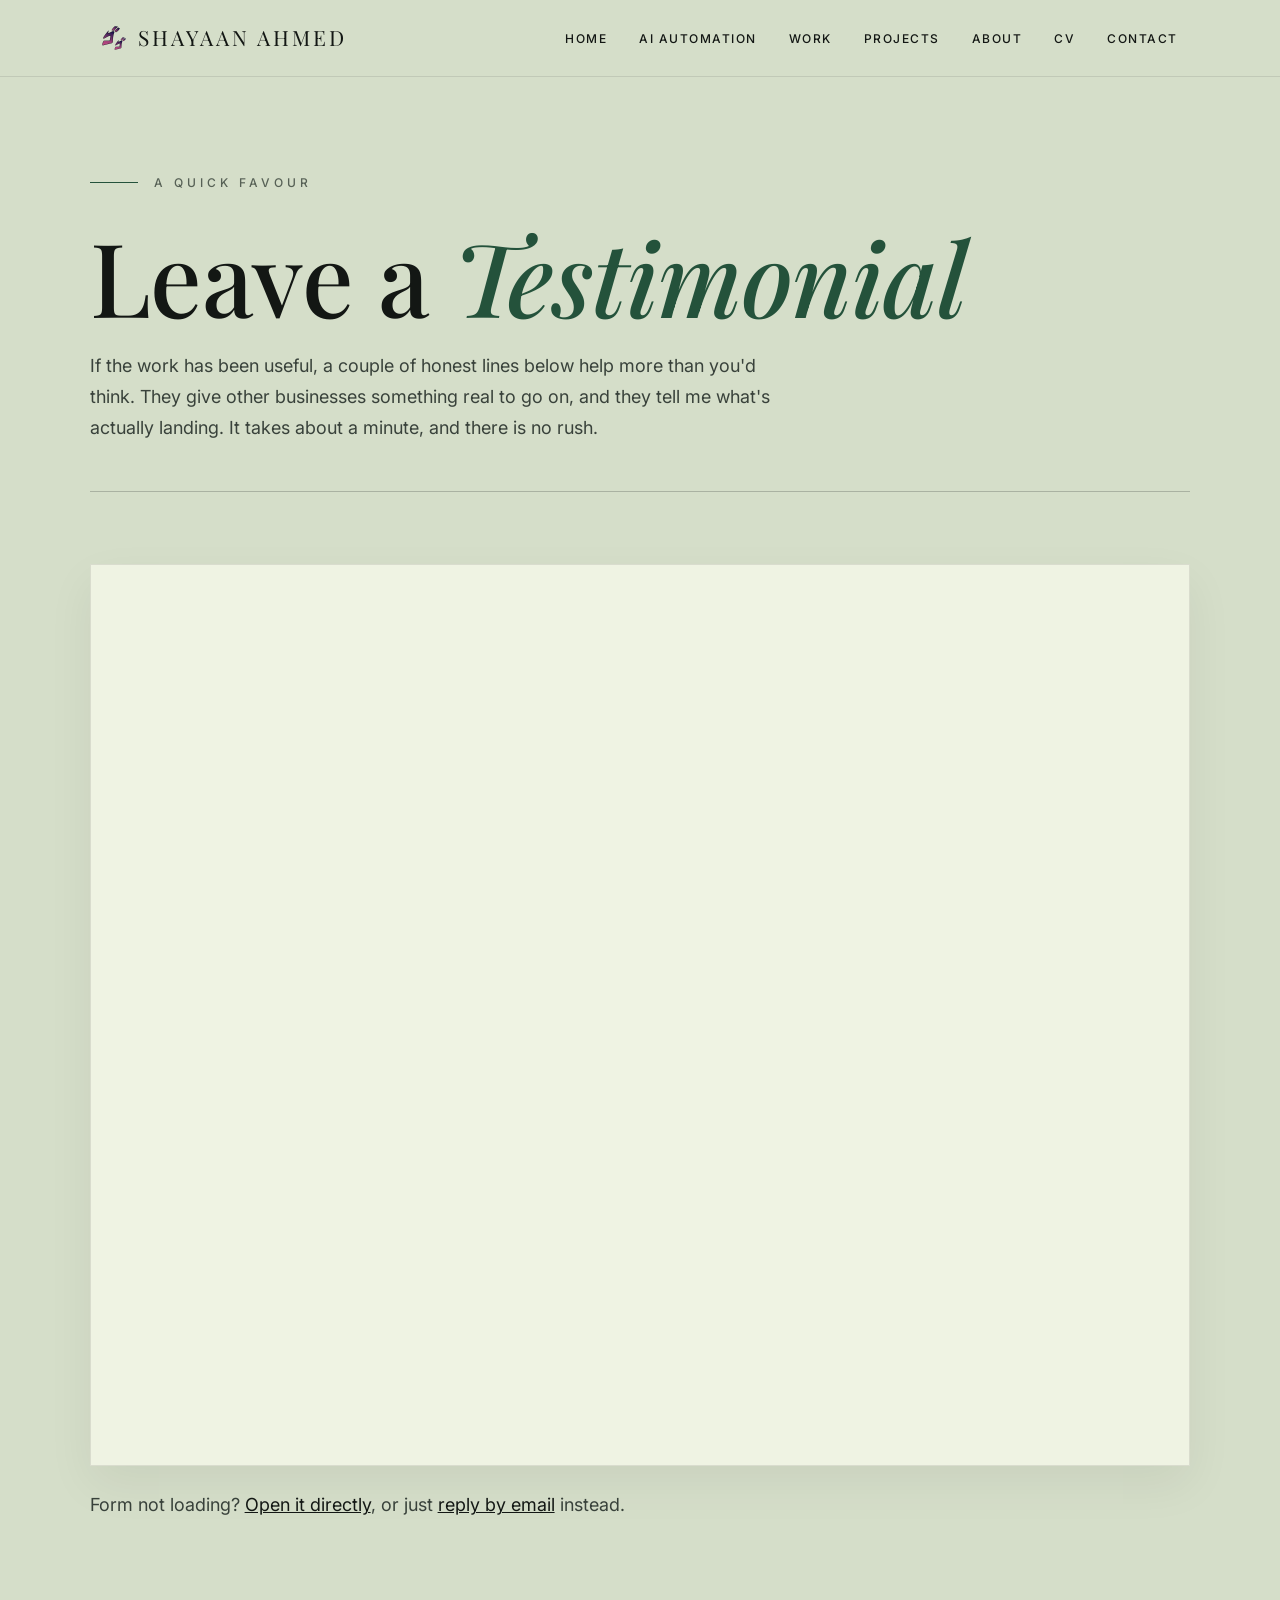
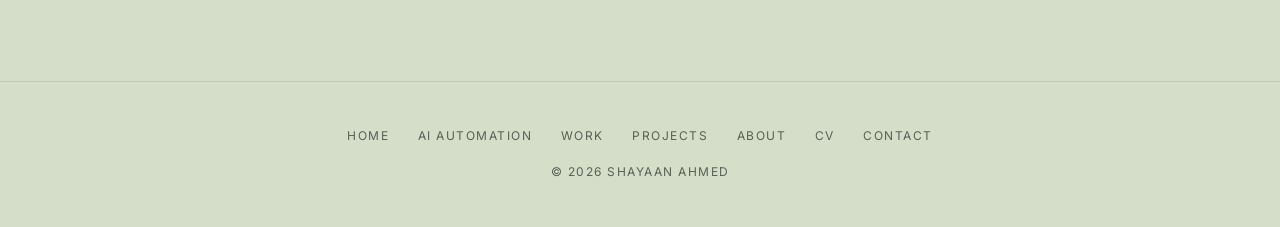
<file: testimonial.html>
<!DOCTYPE html>
<html lang="en">
<head>
    <meta charset="UTF-8">
    <meta name="viewport" content="width=device-width, initial-scale=1.0">
    <meta name="robots" content="noindex">
    <meta name="description" content="Leave a testimonial for Shayaan Ahmed / Alvo Productivity.">
    <title>Leave a Testimonial | Shayaan Ahmed</title>
    <link rel="canonical" href="https://shayaanahm.github.io/testimonial.html">
    <!-- Favicons, from the same JJBA mark the navbar uses. Generated from
         old-site/JJBA.png (861x811), not the 96px copy in the repo root —
         that one is sized for the navbar and upscales to mush.
         The .ico carries 16/32/48 so the browser picks per context.
         The home-screen icons are flattened onto --bg sage on purpose: iOS
         ignores alpha and composites on black, so a transparent PNG there
         ships as a black tile. -->
    <link rel="icon" href="favicon.ico" sizes="16x16 32x32 48x48">
    <link rel="icon" href="icon-192.png" type="image/png" sizes="192x192">
    <link rel="apple-touch-icon" href="apple-touch-icon.png">
    <link rel="preconnect" href="https://fonts.googleapis.com">
    <link rel="preconnect" href="https://fonts.gstatic.com" crossorigin>
    <link rel="stylesheet" href="https://fonts.googleapis.com/css2?family=Inter:wght@400;500;600;700&family=Playfair+Display:ital,wght@0,500;0,600;0,700;1,500;1,600&display=swap">
    <link rel="stylesheet" href="style.css">
    <!-- Cloudflare Web Analytics -->
    <script type='module' src='https://static.cloudflareinsights.com/beacon.min.js' data-cf-beacon='{"token": "49c367f5f02a4841b81947715812f661"}'></script>
    <!-- End Cloudflare Web Analytics -->
    <style>
        /* The Google Form renders on white whatever we do, so the honest
           move is to frame it as one of the site's own panels rather than
           fight it: --bg-card ground, hairline --line border, --shadow.
           This block previously carried the only 12px border-radius and the
           only ad-hoc box-shadow on the site — nothing else here has a
           radius, and every other shadow comes from the token. */
        .testimonial-frame-wrap {
            background: var(--bg-card);
            border: 1px solid var(--line);
            box-shadow: var(--shadow);
            overflow: hidden;
        }
        .testimonial-frame-wrap iframe {
            display: block;
            width: 100%;
            min-height: 900px;
            border: 0;
        }
        @media (max-width: 700px) {
            .testimonial-frame-wrap iframe { min-height: 1200px; }
        }
        /* Was an inline style="margin-top:24px" — the page now carries no
           inline styles. */
        .testimonial-fallback {
            margin-top: 24px;
        }
    </style>
</head>
<body>

<nav class="navbar">
    <a class="logo" href="index.html">
        <img src="JJBA.png" alt="Logo">
        <span>Shayaan Ahmed</span>
    </a>
    <div class="nav-links">
        <a href="index.html">Home</a>
        <a href="automation.html">AI Automation</a>
        <a href="automation.html#work">Work</a>
        <a href="index.html#projects">Projects</a>
        <a href="index.html#about">About</a>
        <a href="cv.html">CV</a>
        <a href="contact.html">Contact</a>
    </div>
</nav>

<main class="container">
    <div class="page-header">
        <p class="small-label">A Quick Favour</p>
        <h1 class="page-title">Leave a <em>Testimonial</em></h1>
        <p class="section-intro">
            If the work has been useful, a couple of honest lines below help more than
            you'd think. They give other businesses something real to go on, and they
            tell me what's actually landing. It takes about a minute, and there is no rush.
        </p>
    </div>

    <!-- KNOWN ISSUE, and it is NOT fixable in this file (checked 2026-09-02).
         THE FORM ITSELF REQUIRES A GOOGLE SIGN-IN. In a real logged-out
         browser this iframe shows "Sign in to your Google Account — You must
         sign in to access this content"; drop the `?embedded=true` parameter
         and the form renders but immediately covers itself with a modal
         reading "Sign in to continue — To fill out this form, you must be
         signed in." Same wall, different dressing. So the parameter is a red
         herring; don't "fix" this by removing it.

         The real cause is a setting on the form in Google Forms — email
         collection set to Verified, and/or "Limit to 1 response". Turning
         those off (Settings → Responses: collect email = "Responder input",
         limit to 1 response = off) is the actual fix and can only be done in
         the owner's Google account.

         Until then the fallback paragraph below is the working path, which is
         why it is not merely decorative. -->
    <div class="testimonial-frame-wrap reveal">
        <iframe src="https://docs.google.com/forms/d/e/1FAIpQLSdJAEb_8Bo_5JzSPo2tBBQlWkEdJpE4J3K6zqKkYBTsMOtveA/viewform?embedded=true"
                title="Testimonial form">Loading…</iframe>
    </div>

    <p class="section-intro testimonial-fallback">
        Form not loading? <a href="https://forms.gle/GDDzLM9XT3dnkrPUA" target="_blank" rel="noopener">Open it directly</a>,
        or just <a href="mailto:shayaanahmed070708@gmail.com">reply by email</a> instead.
    </p>
</main>

<footer class="footer">
    <div class="footer-links">
        <a href="index.html">Home</a>
        <a href="automation.html">AI Automation</a>
        <a href="automation.html#work">Work</a>
        <a href="index.html#projects">Projects</a>
        <a href="index.html#about">About</a>
        <a href="cv.html">CV</a>
        <a href="contact.html">Contact</a>
    </div>
    <p>&copy; 2026 Shayaan Ahmed</p>
</footer>

<script src="script.js"></script>
</body>
</html>
</file>
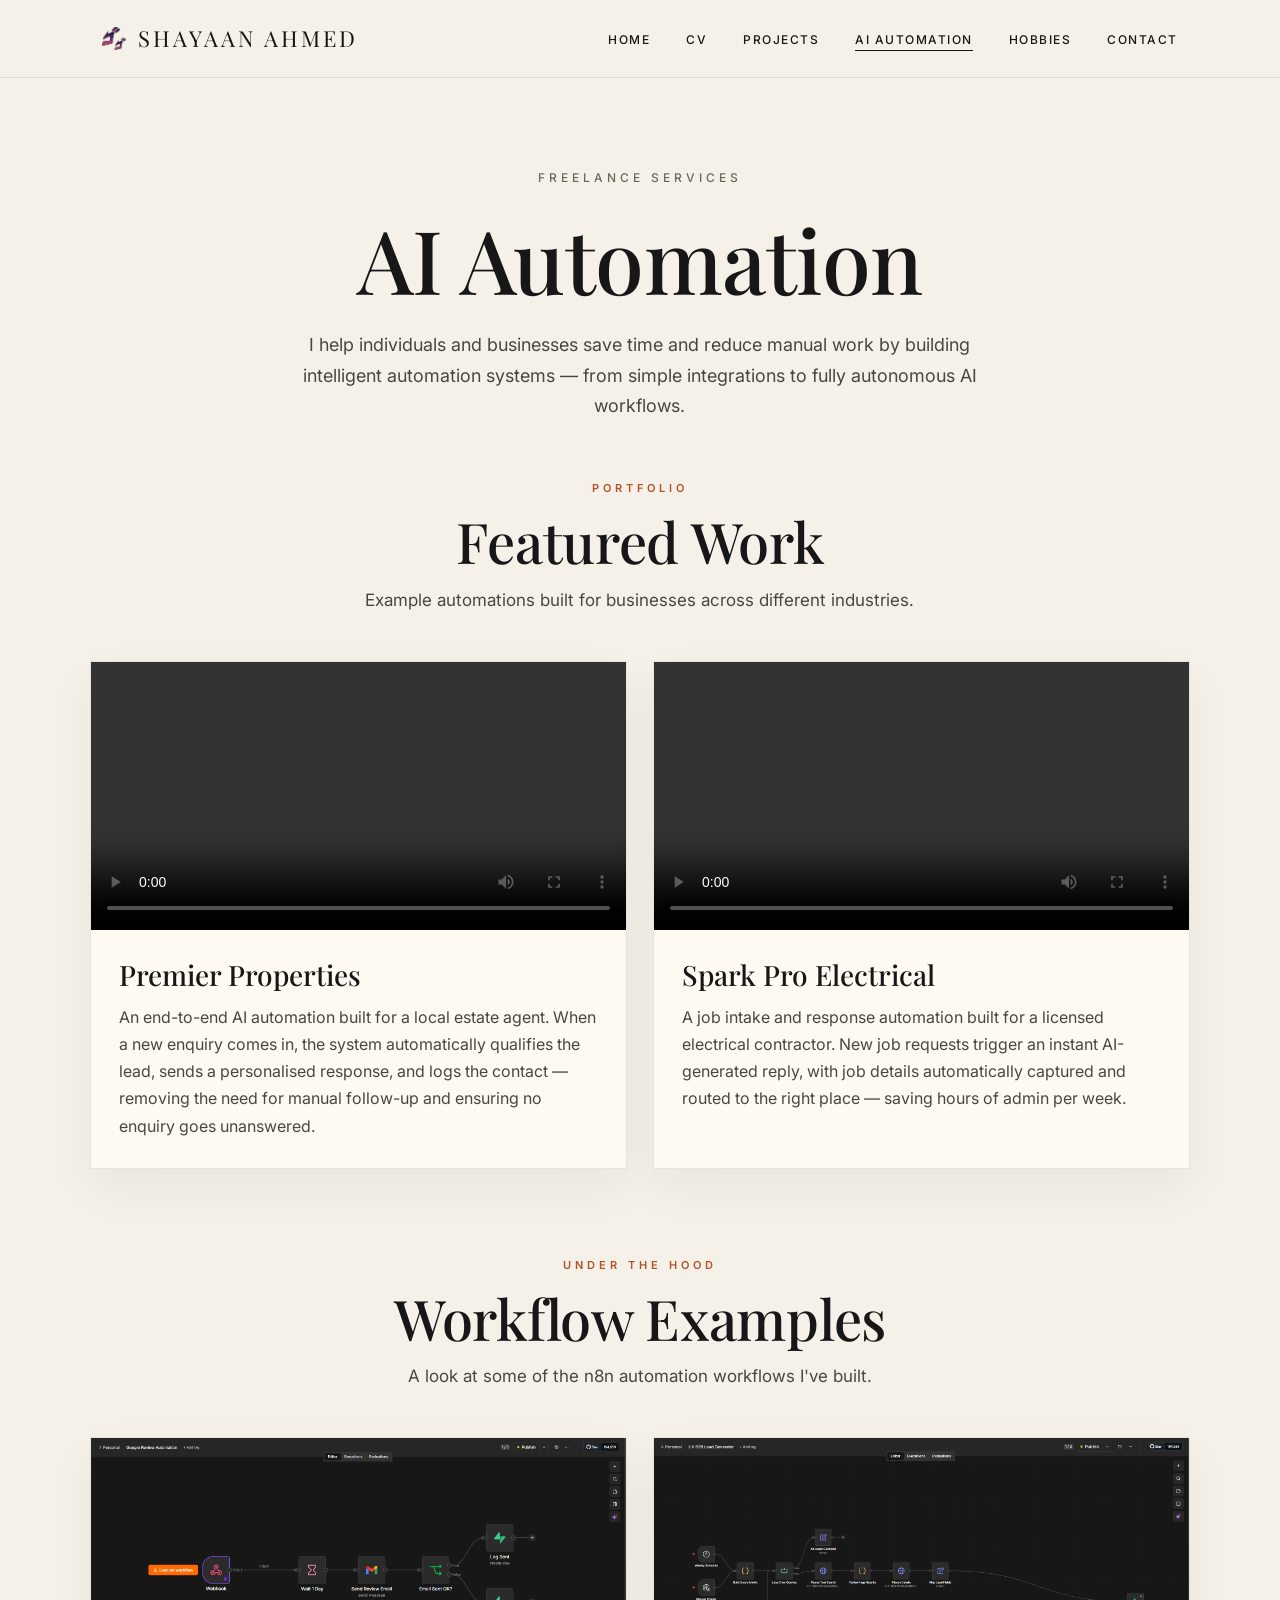
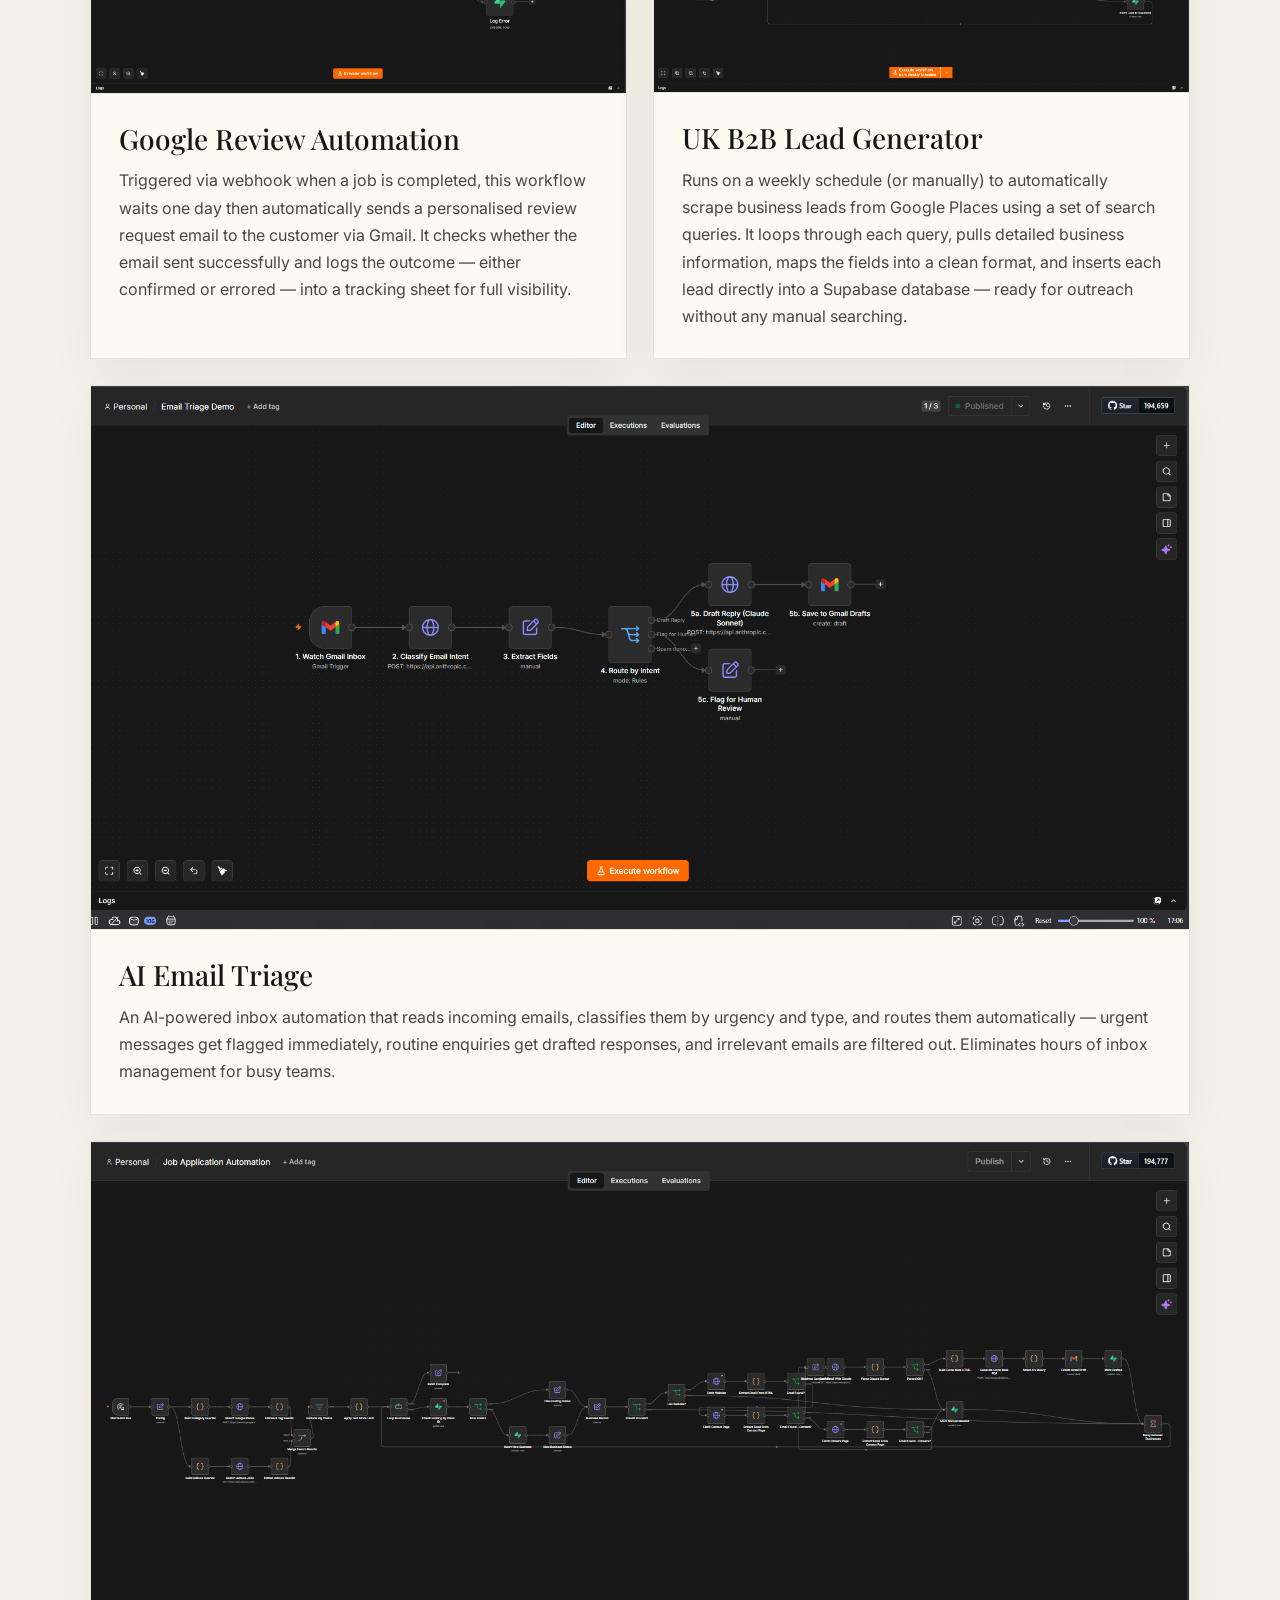
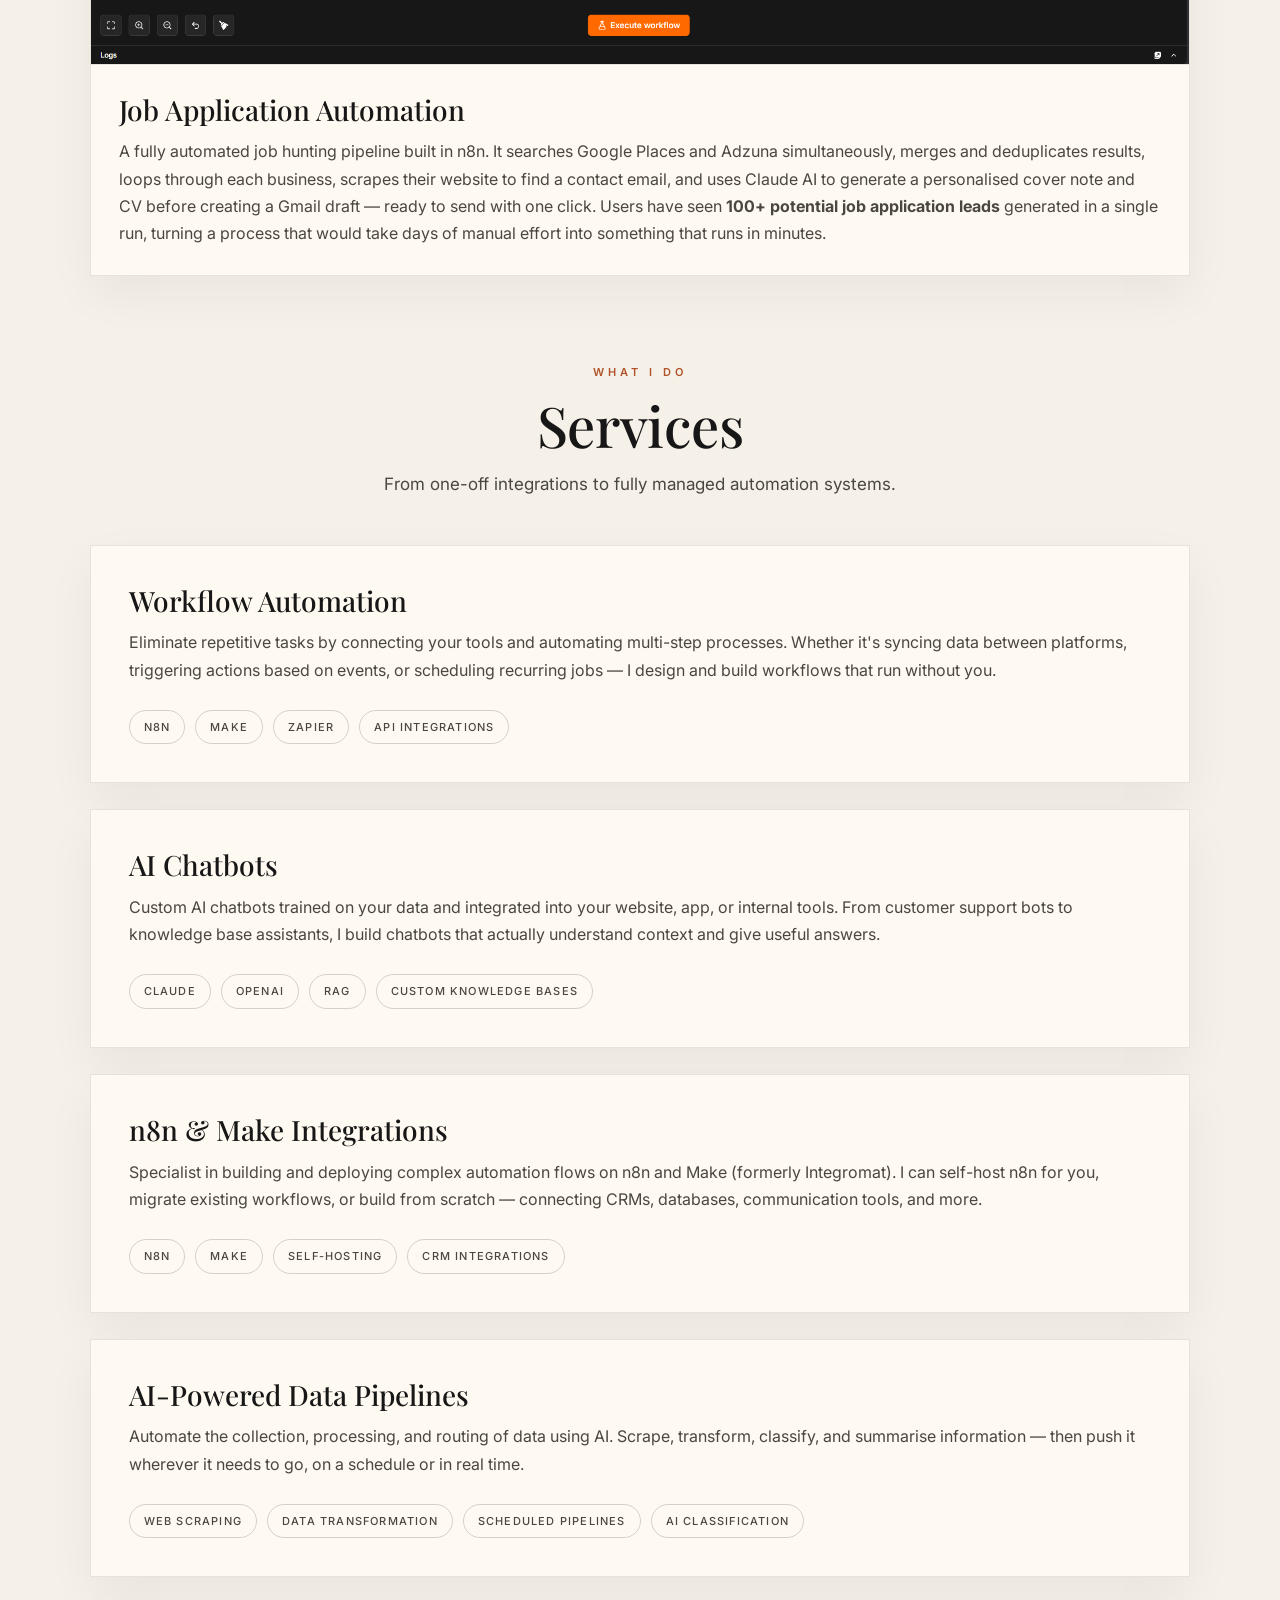
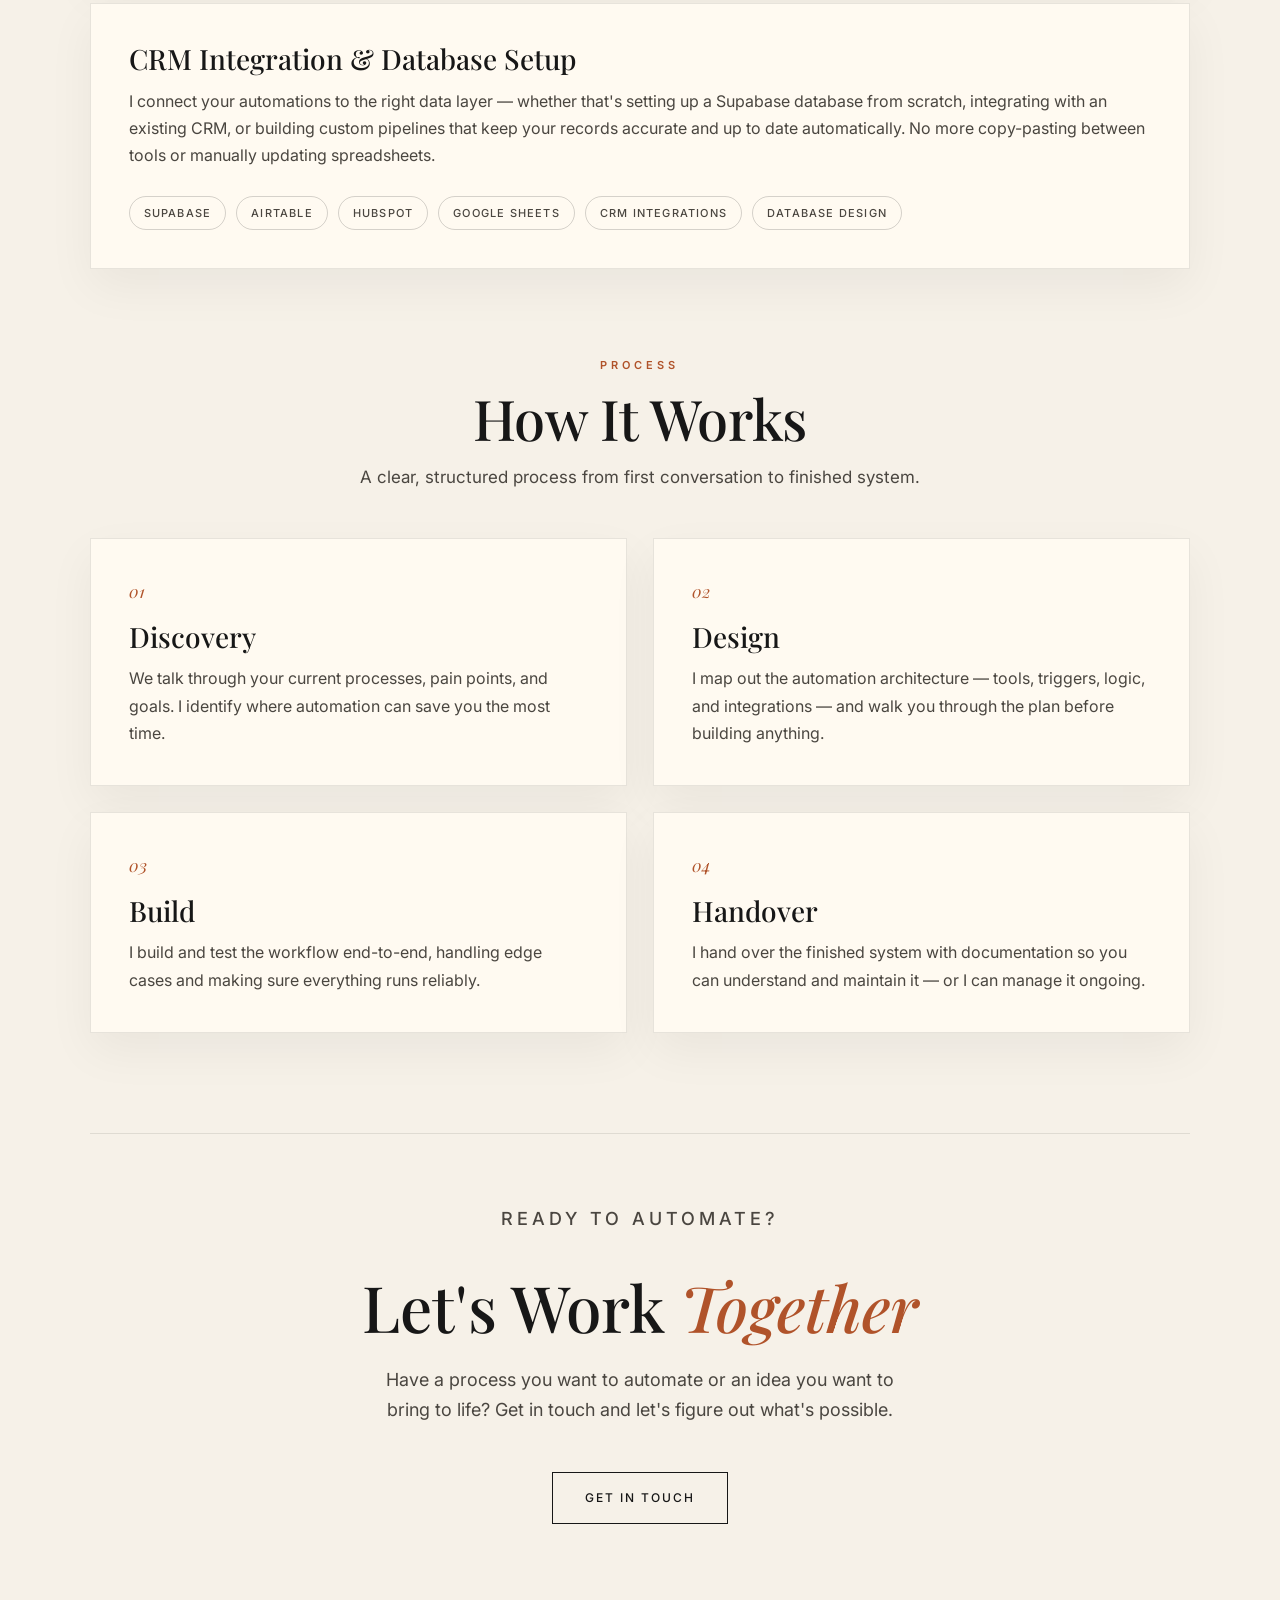
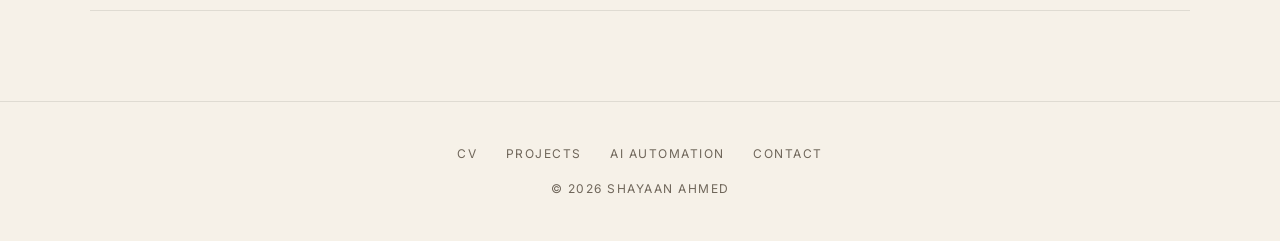
<file: old-site/automation.html>
<!DOCTYPE html>
<html lang="en">
<head>
    <meta charset="UTF-8">
    <meta name="viewport" content="width=device-width, initial-scale=1.0">
    <meta name="description" content="Freelance AI automation services — workflow automation, AI chatbots, n8n & Make integrations, data pipelines and CRM setup.">
    <title>AI Automation | Shayaan Ahmed</title>
    <link rel="stylesheet" href="style.css">
</head>
<body>

<nav class="navbar">
    <a class="logo" href="index.html">
        <img src="JJBA.png" alt="Logo">
        <span>Shayaan Ahmed</span>
    </a>
    <div class="nav-links">
        <a href="index.html">Home</a>
        <a href="cv.html">CV</a>
        <a href="projects.html">Projects</a>
        <a href="automation.html">AI Automation</a>
        <a href="hobbies.html">Hobbies</a>
        <a href="contact.html">Contact</a>
    </div>
</nav>

<main class="container">
    <p class="small-label" style="text-align:center;">Freelance Services</p>
    <h1 class="page-title">AI Automation</h1>
    <p class="section-intro">
        I help individuals and businesses save time and reduce manual work by building intelligent automation systems — from simple integrations to fully autonomous AI workflows.
    </p>

    <!-- Featured Work -->
    <h2 class="section-heading reveal" data-label="Portfolio" style="margin-top: 20px;">Featured Work</h2>
    <p class="section-sub reveal">Example automations built for businesses across different industries.</p>

    <div class="grid-2">
        <div class="card media-card reveal">
            <video controls>
                <source src="premier-properties.mp4" type="video/mp4">
            </video>
            <div class="media-body">
                <h3>Premier Properties</h3>
                <p>An end-to-end AI automation built for a local estate agent. When a new enquiry comes in, the system automatically qualifies the lead, sends a personalised response, and logs the contact — removing the need for manual follow-up and ensuring no enquiry goes unanswered.</p>
            </div>
        </div>
        <div class="card media-card reveal">
            <video controls>
                <source src="spark-pro-electrical.mp4" type="video/mp4">
            </video>
            <div class="media-body">
                <h3>Spark Pro Electrical</h3>
                <p>A job intake and response automation built for a licensed electrical contractor. New job requests trigger an instant AI-generated reply, with job details automatically captured and routed to the right place — saving hours of admin per week.</p>
            </div>
        </div>
    </div>

    <!-- Workflow Examples -->
    <h2 class="section-heading reveal" data-label="Under the Hood">Workflow Examples</h2>
    <p class="section-sub reveal">A look at some of the n8n automation workflows I've built.</p>

    <div class="grid-2" style="margin-bottom: 26px;">
        <div class="card media-card reveal">
            <img src="google-review-automation.png" alt="Google Review Automation workflow">
            <div class="media-body">
                <h3>Google Review Automation</h3>
                <p>Triggered via webhook when a job is completed, this workflow waits one day then automatically sends a personalised review request email to the customer via Gmail. It checks whether the email sent successfully and logs the outcome — either confirmed or errored — into a tracking sheet for full visibility.</p>
            </div>
        </div>
        <div class="card media-card reveal">
            <img src="uk-b2b-lead-generator.png" alt="UK B2B Lead Generator workflow">
            <div class="media-body">
                <h3>UK B2B Lead Generator</h3>
                <p>Runs on a weekly schedule (or manually) to automatically scrape business leads from Google Places using a set of search queries. It loops through each query, pulls detailed business information, maps the fields into a clean format, and inserts each lead directly into a Supabase database — ready for outreach without any manual searching.</p>
            </div>
        </div>
    </div>

    <div class="card media-card reveal">
        <img src="email-triage-demo.png" alt="Email Triage Automation workflow">
        <div class="media-body">
            <h3>AI Email Triage</h3>
            <p>An AI-powered inbox automation that reads incoming emails, classifies them by urgency and type, and routes them automatically — urgent messages get flagged immediately, routine enquiries get drafted responses, and irrelevant emails are filtered out. Eliminates hours of inbox management for busy teams.</p>
        </div>
    </div>

    <div class="card media-card reveal">
        <img src="job-application-automation.png" alt="Job Application Automation workflow">
        <div class="media-body">
            <h3>Job Application Automation</h3>
            <p>A fully automated job hunting pipeline built in n8n. It searches Google Places and Adzuna simultaneously, merges and deduplicates results, loops through each business, scrapes their website to find a contact email, and uses Claude AI to generate a personalised cover note and CV before creating a Gmail draft — ready to send with one click. Users have seen <strong>100+ potential job application leads</strong> generated in a single run, turning a process that would take days of manual effort into something that runs in minutes.</p>
        </div>
    </div>

    <!-- Services -->
    <h2 class="section-heading reveal" data-label="What I Do">Services</h2>
    <p class="section-sub reveal">From one-off integrations to fully managed automation systems.</p>

    <div class="card reveal">
        <h3>Workflow Automation</h3>
        <p>Eliminate repetitive tasks by connecting your tools and automating multi-step processes. Whether it's syncing data between platforms, triggering actions based on events, or scheduling recurring jobs — I design and build workflows that run without you.</p>
        <div class="tag-row">
            <span class="tag">n8n</span>
            <span class="tag">Make</span>
            <span class="tag">Zapier</span>
            <span class="tag">API Integrations</span>
        </div>
    </div>

    <div class="card reveal">
        <h3>AI Chatbots</h3>
        <p>Custom AI chatbots trained on your data and integrated into your website, app, or internal tools. From customer support bots to knowledge base assistants, I build chatbots that actually understand context and give useful answers.</p>
        <div class="tag-row">
            <span class="tag">Claude</span>
            <span class="tag">OpenAI</span>
            <span class="tag">RAG</span>
            <span class="tag">Custom Knowledge Bases</span>
        </div>
    </div>

    <div class="card reveal">
        <h3>n8n &amp; Make Integrations</h3>
        <p>Specialist in building and deploying complex automation flows on n8n and Make (formerly Integromat). I can self-host n8n for you, migrate existing workflows, or build from scratch — connecting CRMs, databases, communication tools, and more.</p>
        <div class="tag-row">
            <span class="tag">n8n</span>
            <span class="tag">Make</span>
            <span class="tag">Self-Hosting</span>
            <span class="tag">CRM Integrations</span>
        </div>
    </div>

    <div class="card reveal">
        <h3>AI-Powered Data Pipelines</h3>
        <p>Automate the collection, processing, and routing of data using AI. Scrape, transform, classify, and summarise information — then push it wherever it needs to go, on a schedule or in real time.</p>
        <div class="tag-row">
            <span class="tag">Web Scraping</span>
            <span class="tag">Data Transformation</span>
            <span class="tag">Scheduled Pipelines</span>
            <span class="tag">AI Classification</span>
        </div>
    </div>

    <div class="card reveal">
        <h3>CRM Integration &amp; Database Setup</h3>
        <p>I connect your automations to the right data layer — whether that's setting up a Supabase database from scratch, integrating with an existing CRM, or building custom pipelines that keep your records accurate and up to date automatically. No more copy-pasting between tools or manually updating spreadsheets.</p>
        <div class="tag-row">
            <span class="tag">Supabase</span>
            <span class="tag">Airtable</span>
            <span class="tag">HubSpot</span>
            <span class="tag">Google Sheets</span>
            <span class="tag">CRM Integrations</span>
            <span class="tag">Database Design</span>
        </div>
    </div>

    <!-- How it works -->
    <h2 class="section-heading reveal" data-label="Process">How It Works</h2>
    <p class="section-sub reveal">A clear, structured process from first conversation to finished system.</p>

    <div class="grid-2">
        <div class="card reveal">
            <span class="card-number">01</span>
            <h3>Discovery</h3>
            <p>We talk through your current processes, pain points, and goals. I identify where automation can save you the most time.</p>
        </div>
        <div class="card reveal">
            <span class="card-number">02</span>
            <h3>Design</h3>
            <p>I map out the automation architecture — tools, triggers, logic, and integrations — and walk you through the plan before building anything.</p>
        </div>
        <div class="card reveal">
            <span class="card-number">03</span>
            <h3>Build</h3>
            <p>I build and test the workflow end-to-end, handling edge cases and making sure everything runs reliably.</p>
        </div>
        <div class="card reveal">
            <span class="card-number">04</span>
            <h3>Handover</h3>
            <p>I hand over the finished system with documentation so you can understand and maintain it — or I can manage it ongoing.</p>
        </div>
    </div>

    <!-- CTA -->
    <div class="cta-band reveal">
        <p class="small-label">Ready to automate?</p>
        <h2>Let's Work <em>Together</em></h2>
        <p>Have a process you want to automate or an idea you want to bring to life? Get in touch and let's figure out what's possible.</p>
        <a class="button" href="contact.html">Get in Touch</a>
    </div>

</main>

<footer class="footer">
    <div class="footer-links">
        <a href="cv.html">CV</a>
        <a href="projects.html">Projects</a>
        <a href="automation.html">AI Automation</a>
        <a href="contact.html">Contact</a>
    </div>
    <p>&copy; 2026 Shayaan Ahmed</p>
</footer>

<script src="script.js"></script>
</body>
</html>
</file>
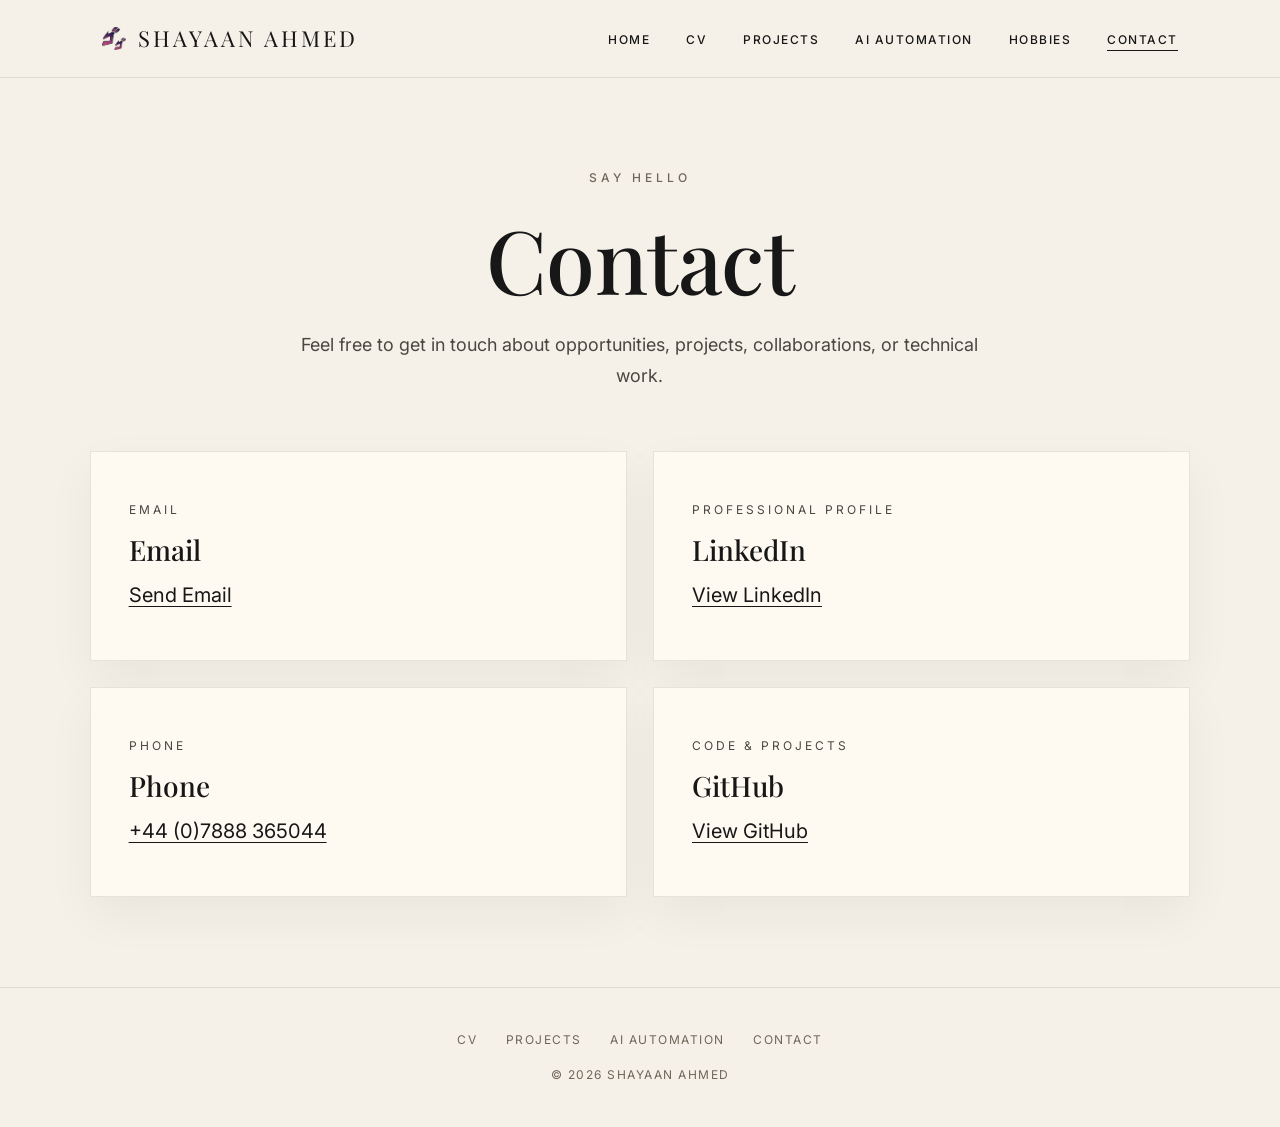
<file: old-site/contact.html>
<!DOCTYPE html>
<html lang="en">
<head>
    <meta charset="UTF-8">
    <meta name="viewport" content="width=device-width, initial-scale=1.0">
    <meta name="description" content="Get in touch with Shayaan Ahmed — email, phone, LinkedIn and GitHub.">
    <title>Contact | Shayaan Ahmed</title>
    <link rel="stylesheet" href="style.css">
</head>
<body>

<nav class="navbar">
    <a class="logo" href="index.html">
        <img src="JJBA.png" alt="Logo">
        <span>Shayaan Ahmed</span>
    </a>
    <div class="nav-links">
        <a href="index.html">Home</a>
        <a href="cv.html">CV</a>
        <a href="projects.html">Projects</a>
        <a href="automation.html">AI Automation</a>
        <a href="hobbies.html">Hobbies</a>
        <a href="contact.html">Contact</a>
    </div>
</nav>

<main class="container">
    <p class="small-label" style="text-align:center;">Say Hello</p>
    <h1 class="page-title">Contact</h1>
    <p class="section-intro">
        Feel free to get in touch about opportunities, projects, collaborations,
        or technical work.
    </p>

    <div class="contact-grid">

        <div class="card reveal">
            <p class="contact-label">Email</p>
            <h3>Email</h3>
            <p>
                <a href="mailto:shayaanahmed070708@gmail.com">Send Email</a>
            </p>
        </div>

        <div class="card reveal">
            <p class="contact-label">Professional Profile</p>
            <h3>LinkedIn</h3>
            <p>
                <a href="https://linkedin.com/in/shayaan-ahmed-151abb390" target="_blank">View LinkedIn</a>
            </p>
        </div>

        <div class="card reveal">
            <p class="contact-label">Phone</p>
            <h3>Phone</h3>
            <p>
                <a href="tel:+447888365044">+44 (0)7888 365044</a>
            </p>
        </div>

        <div class="card reveal">
            <p class="contact-label">Code &amp; Projects</p>
            <h3>GitHub</h3>
            <p>
                <a href="https://github.com/shayaanahm" target="_blank">View GitHub</a>
            </p>
        </div>

    </div>
</main>

<footer class="footer">
    <div class="footer-links">
        <a href="cv.html">CV</a>
        <a href="projects.html">Projects</a>
        <a href="automation.html">AI Automation</a>
        <a href="contact.html">Contact</a>
    </div>
    <p>&copy; 2026 Shayaan Ahmed</p>
</footer>

<script src="script.js"></script>
</body>
</html>
</file>
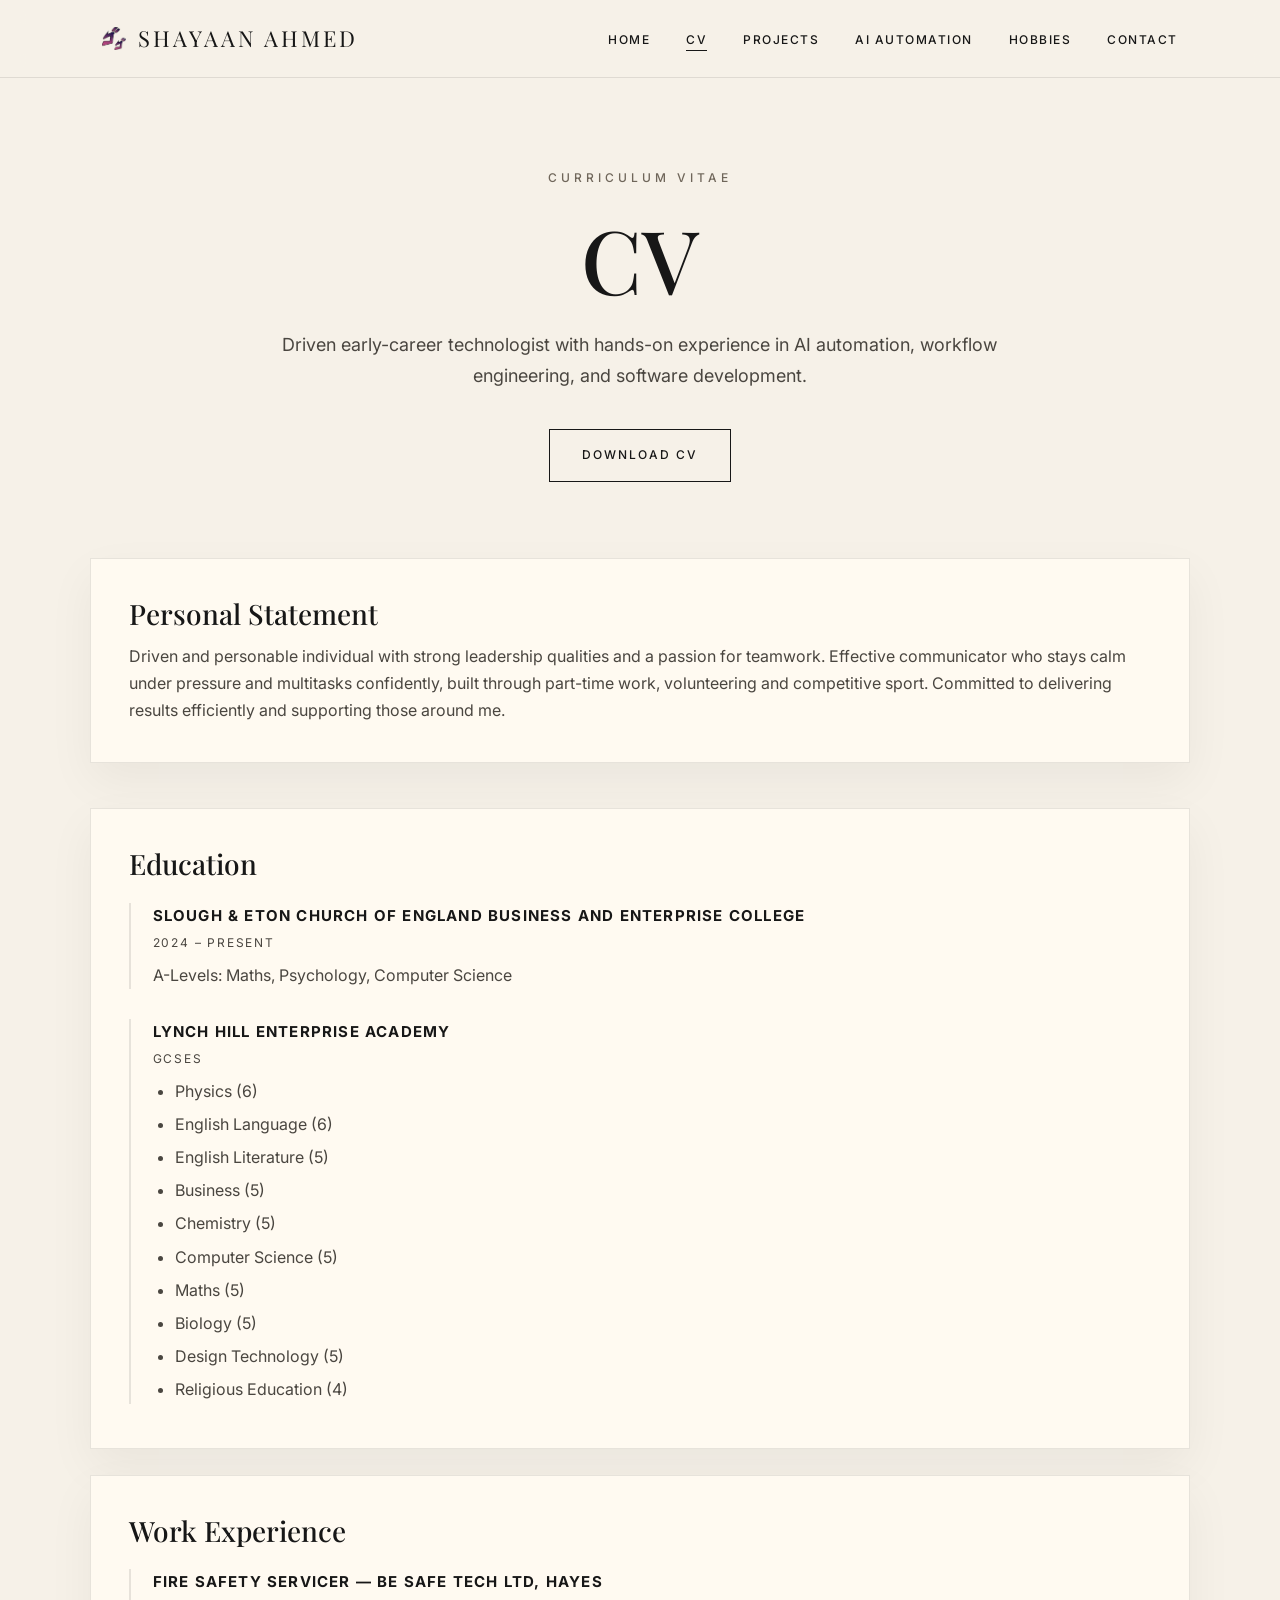
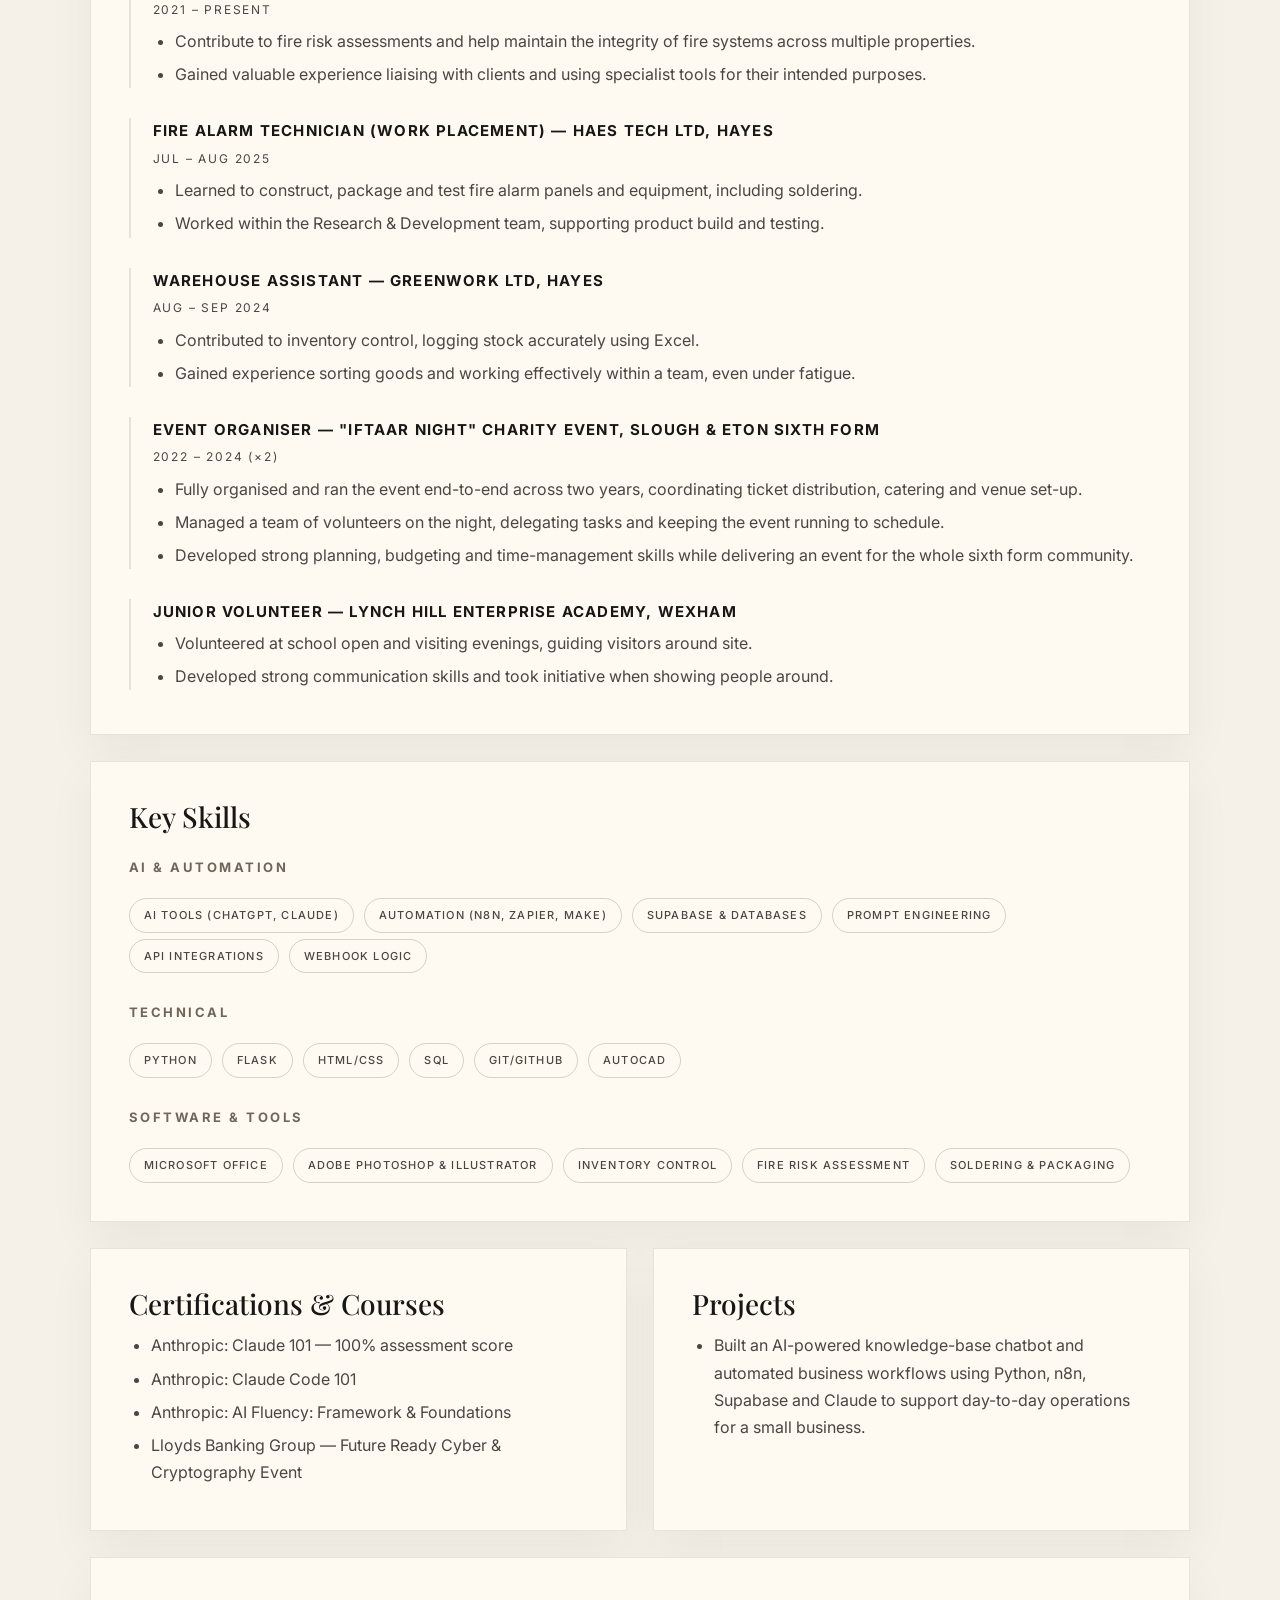
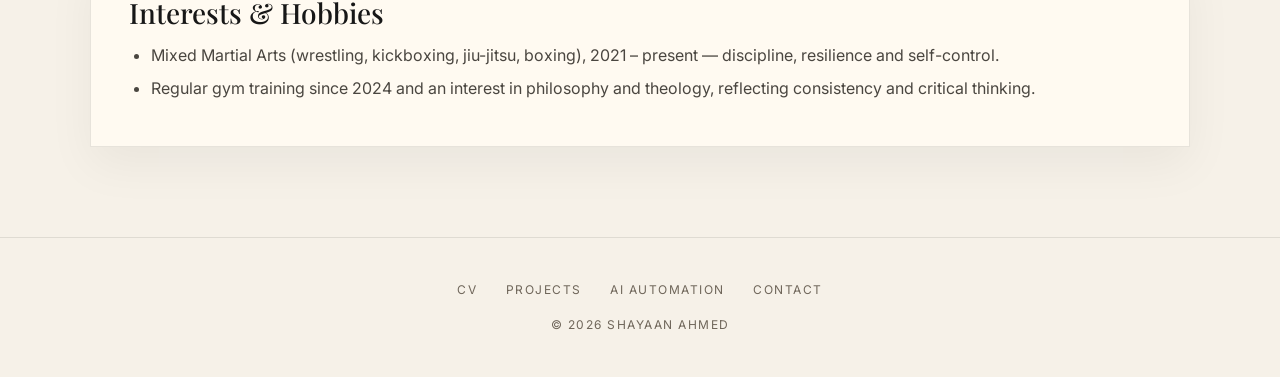
<file: old-site/cv.html>
<!DOCTYPE html>
<html lang="en">
<head>
    <meta charset="UTF-8">
    <meta name="viewport" content="width=device-width, initial-scale=1.0">
    <meta name="description" content="CV of Shayaan Ahmed — education, work experience, key skills and certifications.">
    <title>CV | Shayaan Ahmed</title>
    <link rel="stylesheet" href="style.css">
</head>
<body>

<nav class="navbar">
    <a class="logo" href="index.html">
        <img src="JJBA.png" alt="Logo">
        <span>Shayaan Ahmed</span>
    </a>
    <div class="nav-links">
        <a href="index.html">Home</a>
        <a href="cv.html">CV</a>
        <a href="projects.html">Projects</a>
        <a href="automation.html">AI Automation</a>
        <a href="hobbies.html">Hobbies</a>
        <a href="contact.html">Contact</a>
    </div>
</nav>

<main class="container">
    <p class="small-label" style="text-align:center;">Curriculum Vitae</p>
    <h1 class="page-title">CV</h1>
    <p class="section-intro" style="margin-bottom: 30px;">
        Driven early-career technologist with hands-on experience in AI automation, workflow engineering, and software development.
    </p>

    <p style="text-align: center; margin-bottom: 60px;">
        <a class="button" href="shayaan-ahmed-cv.docx" download>Download CV</a>
    </p>

    <!-- Personal Statement -->
    <div class="card reveal">
        <h3>Personal Statement</h3>
        <p>Driven and personable individual with strong leadership qualities and a passion for teamwork. Effective communicator who stays calm under pressure and multitasks confidently, built through part-time work, volunteering and competitive sport. Committed to delivering results efficiently and supporting those around me.</p>
    </div>

    <div class="cv-grid">

        <!-- Education -->
        <div class="card wide-card reveal">
            <h3>Education</h3>

            <div class="experience-item">
                <h4>Slough &amp; Eton Church of England Business and Enterprise College</h4>
                <p class="experience-date">2024 – Present</p>
                <p>A-Levels: Maths, Psychology, Computer Science</p>
            </div>

            <div class="experience-item">
                <h4>Lynch Hill Enterprise Academy</h4>
                <p class="experience-date">GCSEs</p>
                <ul>
                    <li>Physics (6)</li>
                    <li>English Language (6)</li>
                    <li>English Literature (5)</li>
                    <li>Business (5)</li>
                    <li>Chemistry (5)</li>
                    <li>Computer Science (5)</li>
                    <li>Maths (5)</li>
                    <li>Biology (5)</li>
                    <li>Design Technology (5)</li>
                    <li>Religious Education (4)</li>
                </ul>
            </div>
        </div>

        <!-- Work Experience -->
        <div class="card wide-card reveal">
            <h3>Work Experience</h3>

            <div class="experience-item">
                <h4>Fire Safety Servicer — Be Safe Tech Ltd, Hayes</h4>
                <p class="experience-date">2021 – Present</p>
                <ul>
                    <li>Contribute to fire risk assessments and help maintain the integrity of fire systems across multiple properties.</li>
                    <li>Gained valuable experience liaising with clients and using specialist tools for their intended purposes.</li>
                </ul>
            </div>

            <div class="experience-item">
                <h4>Fire Alarm Technician (Work Placement) — Haes Tech Ltd, Hayes</h4>
                <p class="experience-date">Jul – Aug 2025</p>
                <ul>
                    <li>Learned to construct, package and test fire alarm panels and equipment, including soldering.</li>
                    <li>Worked within the Research &amp; Development team, supporting product build and testing.</li>
                </ul>
            </div>

            <div class="experience-item">
                <h4>Warehouse Assistant — Greenwork Ltd, Hayes</h4>
                <p class="experience-date">Aug – Sep 2024</p>
                <ul>
                    <li>Contributed to inventory control, logging stock accurately using Excel.</li>
                    <li>Gained experience sorting goods and working effectively within a team, even under fatigue.</li>
                </ul>
            </div>

            <div class="experience-item">
                <h4>Event Organiser — "Iftaar Night" Charity Event, Slough &amp; Eton Sixth Form</h4>
                <p class="experience-date">2022 – 2024 (×2)</p>
                <ul>
                    <li>Fully organised and ran the event end-to-end across two years, coordinating ticket distribution, catering and venue set-up.</li>
                    <li>Managed a team of volunteers on the night, delegating tasks and keeping the event running to schedule.</li>
                    <li>Developed strong planning, budgeting and time-management skills while delivering an event for the whole sixth form community.</li>
                </ul>
            </div>

            <div class="experience-item">
                <h4>Junior Volunteer — Lynch Hill Enterprise Academy, Wexham</h4>
                <ul>
                    <li>Volunteered at school open and visiting evenings, guiding visitors around site.</li>
                    <li>Developed strong communication skills and took initiative when showing people around.</li>
                </ul>
            </div>
        </div>

        <!-- Key Skills -->
        <div class="card wide-card reveal">
            <h3>Key Skills</h3>
            <div class="skill-category">
                <h4>AI &amp; Automation</h4>
                <span class="tag">AI Tools (ChatGPT, Claude)</span>
                <span class="tag">Automation (n8n, Zapier, Make)</span>
                <span class="tag">Supabase &amp; Databases</span>
                <span class="tag">Prompt Engineering</span>
                <span class="tag">API Integrations</span>
                <span class="tag">Webhook Logic</span>
            </div>
            <div class="skill-category">
                <h4>Technical</h4>
                <span class="tag">Python</span>
                <span class="tag">Flask</span>
                <span class="tag">HTML/CSS</span>
                <span class="tag">SQL</span>
                <span class="tag">Git/GitHub</span>
                <span class="tag">AutoCAD</span>
            </div>
            <div class="skill-category">
                <h4>Software &amp; Tools</h4>
                <span class="tag">Microsoft Office</span>
                <span class="tag">Adobe Photoshop &amp; Illustrator</span>
                <span class="tag">Inventory Control</span>
                <span class="tag">Fire Risk Assessment</span>
                <span class="tag">Soldering &amp; Packaging</span>
            </div>
        </div>

        <!-- Certifications -->
        <div class="card reveal">
            <h3>Certifications &amp; Courses</h3>
            <ul>
                <li>Anthropic: Claude 101 — 100% assessment score</li>
                <li>Anthropic: Claude Code 101</li>
                <li>Anthropic: AI Fluency: Framework &amp; Foundations</li>
                <li>Lloyds Banking Group — Future Ready Cyber &amp; Cryptography Event</li>
            </ul>
        </div>

        <!-- Projects -->
        <div class="card reveal">
            <h3>Projects</h3>
            <ul>
                <li>Built an AI-powered knowledge-base chatbot and automated business workflows using Python, n8n, Supabase and Claude to support day-to-day operations for a small business.</li>
            </ul>
        </div>

        <!-- Interests -->
        <div class="card wide-card reveal">
            <h3>Interests &amp; Hobbies</h3>
            <ul>
                <li>Mixed Martial Arts (wrestling, kickboxing, jiu-jitsu, boxing), 2021 – present — discipline, resilience and self-control.</li>
                <li>Regular gym training since 2024 and an interest in philosophy and theology, reflecting consistency and critical thinking.</li>
            </ul>
        </div>

    </div>
</main>

<footer class="footer">
    <div class="footer-links">
        <a href="cv.html">CV</a>
        <a href="projects.html">Projects</a>
        <a href="automation.html">AI Automation</a>
        <a href="contact.html">Contact</a>
    </div>
    <p>&copy; 2026 Shayaan Ahmed</p>
</footer>

<script src="script.js"></script>
</body>
</html>
</file>
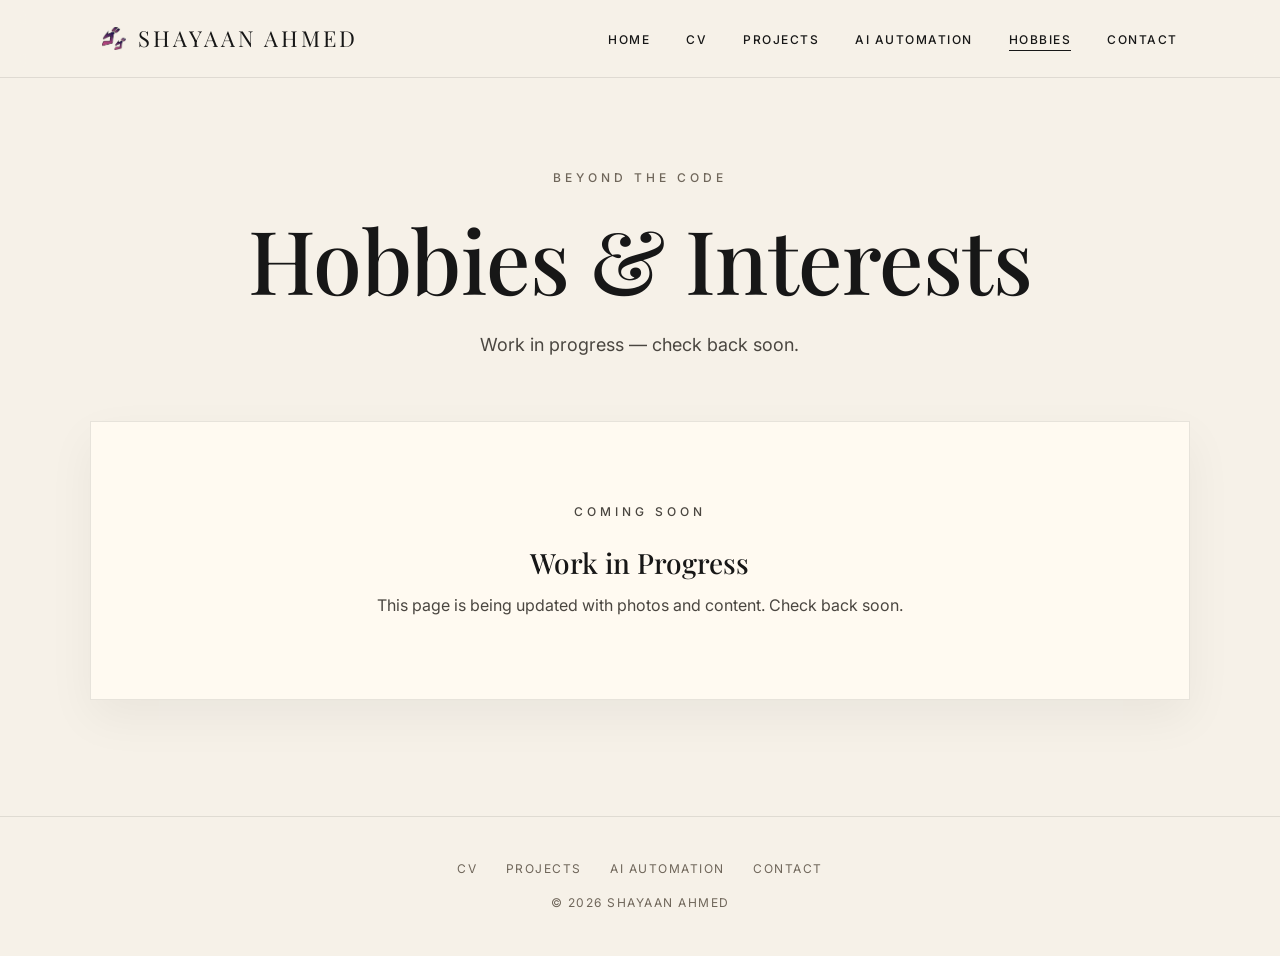
<file: old-site/hobbies.html>
<!DOCTYPE html>
<html lang="en">
<head>
    <meta charset="UTF-8">
    <meta name="viewport" content="width=device-width, initial-scale=1.0">
    <meta name="description" content="Hobbies and interests of Shayaan Ahmed.">
    <title>Hobbies | Shayaan Ahmed</title>
    <link rel="stylesheet" href="style.css">
</head>
<body>

<nav class="navbar">
    <a class="logo" href="index.html">
        <img src="JJBA.png" alt="Logo">
        <span>Shayaan Ahmed</span>
    </a>
    <div class="nav-links">
        <a href="index.html">Home</a>
        <a href="cv.html">CV</a>
        <a href="projects.html">Projects</a>
        <a href="automation.html">AI Automation</a>
        <a href="hobbies.html">Hobbies</a>
        <a href="contact.html">Contact</a>
    </div>
</nav>

<main class="container">
    <p class="small-label" style="text-align:center;">Beyond the Code</p>
    <h1 class="page-title">Hobbies &amp; Interests</h1>
    <p class="section-intro">Work in progress — check back soon.</p>

    <div class="card reveal" style="text-align: center; padding: 80px 34px;">
        <p class="small-label">Coming Soon</p>
        <h3>Work in Progress</h3>
        <p>This page is being updated with photos and content. Check back soon.</p>
    </div>
</main>

<footer class="footer">
    <div class="footer-links">
        <a href="cv.html">CV</a>
        <a href="projects.html">Projects</a>
        <a href="automation.html">AI Automation</a>
        <a href="contact.html">Contact</a>
    </div>
    <p>&copy; 2026 Shayaan Ahmed</p>
</footer>

<script src="script.js"></script>
</body>
</html>
</file>
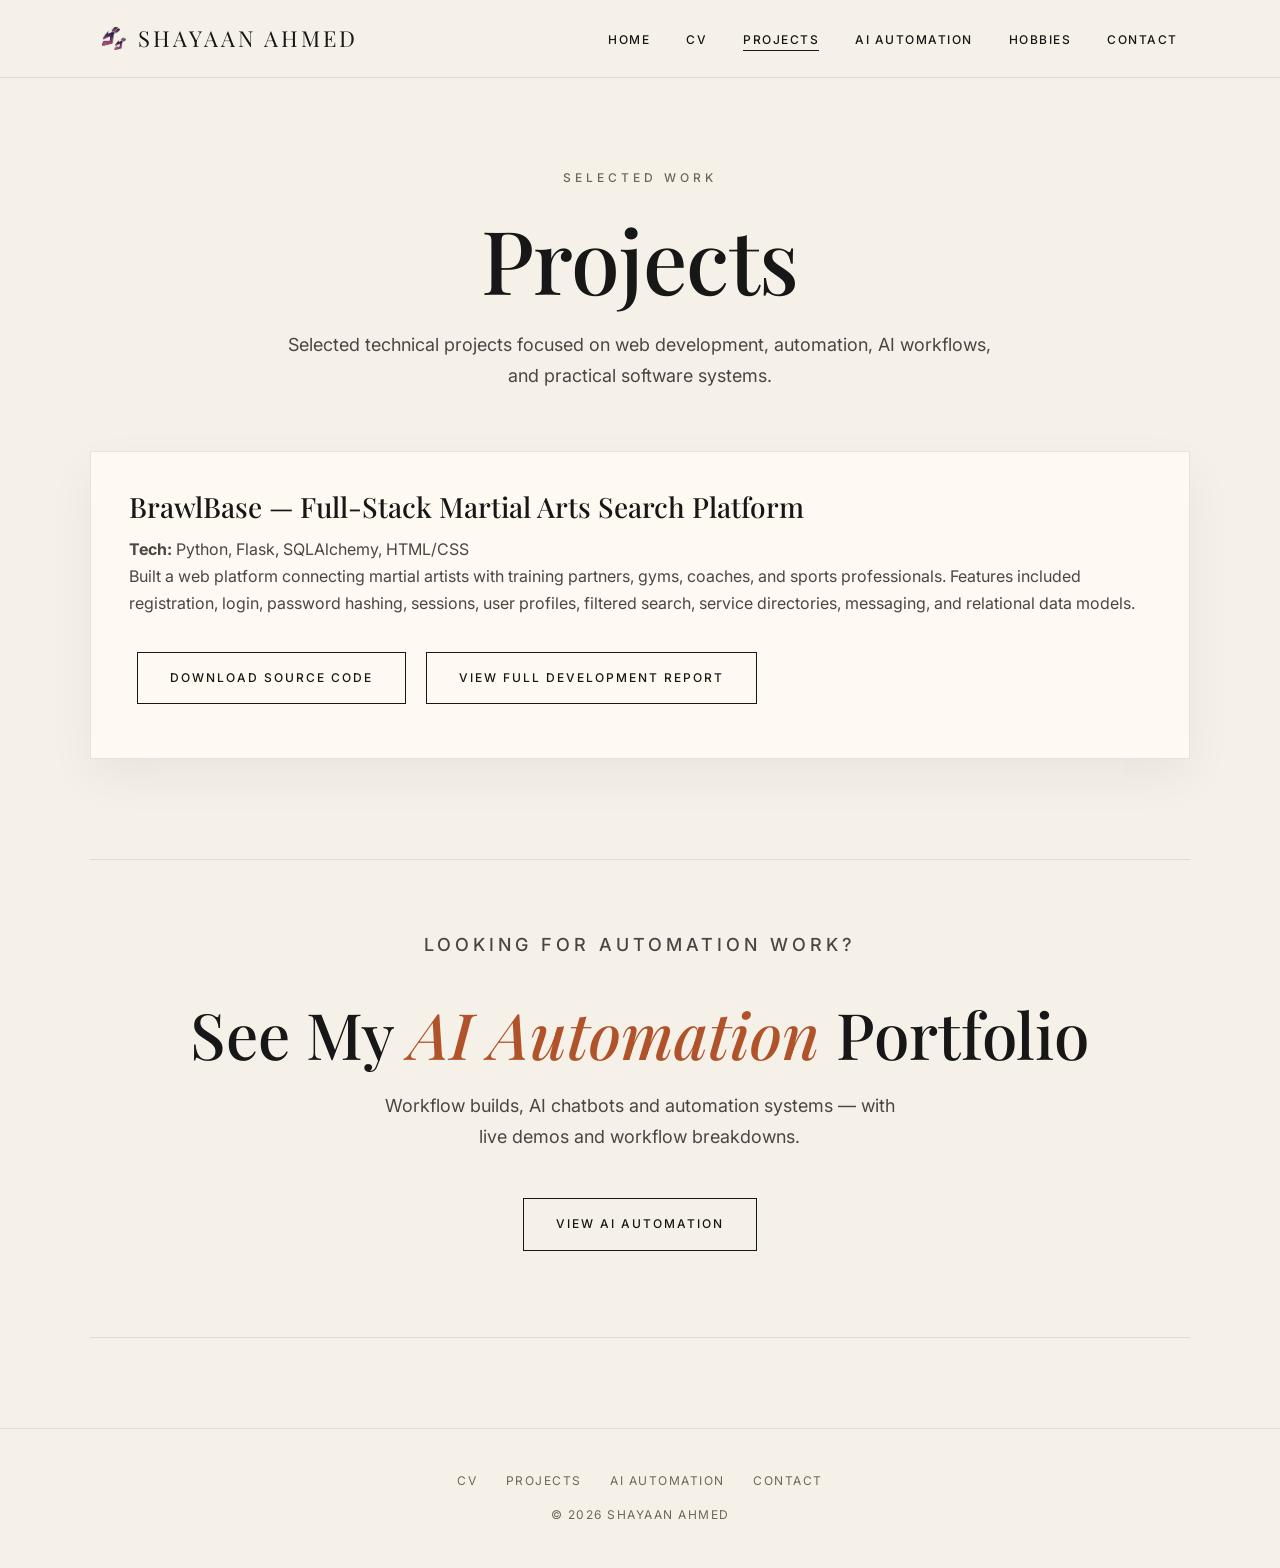
<file: old-site/projects.html>
<!DOCTYPE html>
<html lang="en">
<head>
    <meta charset="UTF-8">
    <meta name="viewport" content="width=device-width, initial-scale=1.0">
    <meta name="description" content="Selected technical projects by Shayaan Ahmed — web development, automation and practical software systems.">
    <title>Projects | Shayaan Ahmed</title>
    <link rel="stylesheet" href="style.css">
</head>
<body>

<nav class="navbar">
    <a class="logo" href="index.html">
        <img src="JJBA.png" alt="Logo">
        <span>Shayaan Ahmed</span>
    </a>
    <div class="nav-links">
        <a href="index.html">Home</a>
        <a href="cv.html">CV</a>
        <a href="projects.html">Projects</a>
        <a href="automation.html">AI Automation</a>
        <a href="hobbies.html">Hobbies</a>
        <a href="contact.html">Contact</a>
    </div>
</nav>

<main class="container">
    <p class="small-label" style="text-align:center;">Selected Work</p>
    <h1 class="page-title">Projects</h1>
    <p class="section-intro">
        Selected technical projects focused on web development, automation, AI workflows,
        and practical software systems.
    </p>

    <div class="card reveal">
        <h3>BrawlBase — Full-Stack Martial Arts Search Platform</h3>
        <p><strong>Tech:</strong> Python, Flask, SQLAlchemy, HTML/CSS</p>
        <p>
            Built a web platform connecting martial artists with training partners,
            gyms, coaches, and sports professionals. Features included registration,
            login, password hashing, sessions, user profiles, filtered search,
            service directories, messaging, and relational data models.
        </p>
        <div style="margin-top: 26px;">
            <a class="button" href="brawlbase-project.zip" download>Download Source Code</a>
            <a class="button" href="brawlbase-nea.pdf" target="_blank">View Full Development Report</a>
        </div>
    </div>

    <div class="cta-band reveal">
        <p class="small-label">Looking for automation work?</p>
        <h2>See My <em>AI Automation</em> Portfolio</h2>
        <p>Workflow builds, AI chatbots and automation systems — with live demos and workflow breakdowns.</p>
        <a class="button" href="automation.html">View AI Automation</a>
    </div>
</main>

<footer class="footer">
    <div class="footer-links">
        <a href="cv.html">CV</a>
        <a href="projects.html">Projects</a>
        <a href="automation.html">AI Automation</a>
        <a href="contact.html">Contact</a>
    </div>
    <p>&copy; 2026 Shayaan Ahmed</p>
</footer>

<script src="script.js"></script>
</body>
</html>
</file>
<file: style.css>
/* Google Fonts is loaded from <head> via preconnect + <link rel="stylesheet">
   on every page, not @import here. @import is the slowest way to pull in a
   webfont: the browser has to fetch and parse this file, discover the
   import, fetch Google's CSS from fonts.googleapis.com, then discover the
   actual font URLs and fetch THOSE from a second origin, fonts.gstatic.com —
   three serial round trips with no head start. A <link> in <head> lets the
   browser discover and start that chain immediately, in parallel with
   everything else, and the preconnect hints remove the connection-setup cost
   from the critical path entirely. */

/* ============================================================
   Design tokens — editorial layout system.
   2026-07-16: ivory / near-black / deep forest green + dark panels
   (--panel*); Playfair headings kept.
   ============================================================ */
:root {
    /* 2026-07-16 palette: sage ground + near-black ink + deep forest
       green. The world section is dark full-bleed photoreal, so the
       page ground no longer needs to match any clip background. */
    --bg: #d5dec9;
    --bg-card: #eff3e3;
    --ink: #131714;
    --ink-soft: #39423b;
    --ink-muted: #576156;
    --line: rgba(20, 24, 26, 0.1);
    --line-strong: rgba(20, 24, 26, 0.22);
    --accent: #24523b;
    --accent-soft: rgba(36, 82, 59, 0.08);
    --accent-bright: #3f7d5c;
    --panel: #12211a;
    --panel-ink: #f2efe6;
    --panel-ink-soft: #b9c2b8;
    --shadow: 0 18px 45px rgba(10, 20, 15, 0.06);
    --shadow-hover: 0 28px 60px rgba(10, 20, 15, 0.12);
    --ease: cubic-bezier(0.22, 1, 0.36, 1);
}

* {
    margin: 0;
    padding: 0;
    box-sizing: border-box;
}

html {
    scroll-behavior: smooth;
}

body {
    background: var(--bg);
    color: var(--ink);
    font-family: 'Inter', sans-serif;
    line-height: 1.7;
    -webkit-font-smoothing: antialiased;
}

::selection {
    background: var(--ink);
    color: var(--bg);
}

/* ---------- Navigation ---------- */
.navbar {
    width: 100%;
    padding: 20px 8%;
    display: flex;
    justify-content: space-between;
    align-items: center;
    /* solid-ish bg instead of backdrop-filter: blur is a per-scroll-frame
       repaint and the main source of scroll jank on integrated GPUs */
    background: var(--bg);
    border-bottom: 1px solid var(--line);
    position: sticky;
    top: 0;
    z-index: 999;
}

.logo {
    display: flex;
    align-items: center;
    gap: 12px;
    font-family: 'Playfair Display', serif;
    font-size: 21px;
    letter-spacing: 3px;
    text-transform: uppercase;
    color: var(--ink);
    text-decoration: none;
    flex-shrink: 0;
    transition: opacity 0.3s;
}

.logo:hover {
    opacity: 0.7;
}

.logo img {
    width: 24px;
    height: 24px;
    min-width: 24px;
    object-fit: contain;
    display: block;
}

.logo span {
    white-space: nowrap;
}

.nav-links a {
    color: var(--ink);
    text-decoration: none;
    margin-left: 28px;
    font-size: 12px;
    font-weight: 500;
    letter-spacing: 1.5px;
    text-transform: uppercase;
    position: relative;
    padding-bottom: 4px;
    transition: color 0.3s;
}

.nav-links a::after {
    content: "";
    width: 0;
    height: 1px;
    background: var(--accent);
    position: absolute;
    left: 0;
    bottom: 0;
    transition: width 0.35s var(--ease);
}

.nav-links a:hover::after,
.nav-links a.active::after {
    width: 100%;
}

.nav-links a.active {
    color: var(--ink);
}

/* ---------- Layout ---------- */
.container {
    width: 86%;
    max-width: 1180px;
    margin: auto;
    padding: 96px 0;
}

/* ---------- Small label (editorial kicker with dash) ---------- */
/* Visually hidden but still read aloud — for text a sighted reader gets from
   a graphic (e.g. the Alvo lockup, where the logo carries the name). */
.sr-only {
    position: absolute;
    width: 1px;
    height: 1px;
    padding: 0;
    margin: -1px;
    overflow: hidden;
    clip: rect(0, 0, 0, 0);
    white-space: nowrap;
    border: 0;
}

.small-label {
    font-size: 12px;
    letter-spacing: 4px;
    text-transform: uppercase;
    margin-bottom: 32px;
    color: var(--ink-muted);
    font-weight: 500;
    display: flex;
    align-items: center;
    gap: 16px;
}

.small-label::before {
    content: "";
    width: 48px;
    height: 1px;
    background: var(--accent);
    flex-shrink: 0;
}

/* ---------- Hero (asymmetric editorial) ---------- */
.hero {
    min-height: 84vh;
    display: flex;
    align-items: center;
    position: relative;
}

.hero-grid {
    display: grid;
    grid-template-columns: 1fr 260px;
    gap: 64px;
    align-items: end;
    width: 100%;
}

.hero h1 {
    font-family: 'Playfair Display', serif;
    font-size: clamp(60px, 10vw, 132px);
    line-height: 0.98;
    font-weight: 500;
    letter-spacing: -1px;
    margin-bottom: 40px;
}

.hero h1 em {
    font-style: italic;
    color: var(--accent);
}

.hero p {
    max-width: 560px;
    font-size: 19px;
    color: var(--ink-soft);
}

.hero-buttons {
    margin-top: 48px;
    display: flex;
    flex-wrap: wrap;
    gap: 12px;
}

.hero-meta {
    border-left: 1px solid var(--line-strong);
    padding-left: 32px;
    padding-bottom: 8px;
    display: flex;
    flex-direction: column;
    gap: 24px;
}

.hero-meta .meta-item .k {
    font-size: 11px;
    letter-spacing: 3px;
    text-transform: uppercase;
    color: var(--ink-muted);
    display: block;
    margin-bottom: 4px;
}

.hero-meta .meta-item .v {
    font-family: 'Playfair Display', serif;
    font-style: italic;
    font-size: 19px;
}

/* .hero-scroll lives entirely in home.css now — this used to be a second,
   conflicting definition (position/placement here, "bigger" treatment
   layered on top in home.css) that never got reconciled when home.css's
   later pass didn't set its own position, so it silently inherited this
   block's `left: 0` and ended up pinned flush to the container's left edge
   as a bordered pill button — reading as a stray extra CTA competing with
   the real hero buttons above it, not a scroll cue. One rule, one place. */

/* Staggered hero entrance */
.hero-copy > *,
.hero-meta > * {
    opacity: 0;
    transform: translateY(26px);
    animation: rise 0.9s var(--ease) forwards;
}

.hero-copy > *:nth-child(1) { animation-delay: 0.05s; }
.hero-copy > *:nth-child(2) { animation-delay: 0.18s; }
.hero-copy > *:nth-child(3) { animation-delay: 0.32s; }
.hero-copy > *:nth-child(4) { animation-delay: 0.46s; }
.hero-meta > *:nth-child(1) { animation-delay: 0.5s; }
.hero-meta > *:nth-child(2) { animation-delay: 0.6s; }
.hero-meta > *:nth-child(3) { animation-delay: 0.7s; }

@keyframes rise {
    to { opacity: 1; transform: translateY(0); }
}

/* ---------- Buttons ---------- */
.button {
    display: inline-block;
    padding: 16px 32px;
    border: 1px solid var(--ink);
    color: var(--ink);
    text-decoration: none;
    font-size: 12px;
    font-weight: 500;
    letter-spacing: 2px;
    text-transform: uppercase;
    position: relative;
    overflow: hidden;
    z-index: 1;
    transition: color 0.35s var(--ease);
}

.button::before {
    content: "";
    position: absolute;
    inset: 0;
    background: var(--ink);
    transform: scaleY(0);
    transform-origin: bottom;
    transition: transform 0.35s var(--ease);
    z-index: -1;
}

.button:hover {
    color: var(--bg);
}

.button:hover::before {
    transform: scaleY(1);
}

/* Accent variant — still outlined; used for the single primary CTA of a page */
.button--accent {
    border-color: var(--accent);
    color: var(--accent);
}

.button--accent::before {
    background: var(--accent);
}

.button--accent:hover {
    color: #fff;
}

/* ---------- Page header (editorial, left-aligned) ---------- */
.page-title {
    font-family: 'Playfair Display', serif;
    font-size: clamp(52px, 8vw, 104px);
    font-weight: 500;
    line-height: 1.0;
    letter-spacing: -0.5px;
    margin-bottom: 24px;
}

.page-title em {
    font-style: italic;
    color: var(--accent);
}

.section-intro {
    max-width: 680px;
    margin-bottom: 64px;
    font-size: 18px;
    color: var(--ink-soft);
}

.page-header {
    padding-bottom: 48px;
    border-bottom: 1px solid var(--line-strong);
    margin-bottom: 72px;
}

.page-header .section-intro {
    margin-bottom: 0;
}

.page-header .page-actions {
    margin-top: 40px;
}

/* ---------- Section headings (editorial row) ---------- */
.section-row {
    display: flex;
    justify-content: space-between;
    align-items: end;
    gap: 32px;
    margin: 96px 0 56px;
}

.section-row:first-child,
.section-row.tight {
    margin-top: 0;
}

.section-heading {
    font-family: 'Playfair Display', serif;
    font-size: clamp(38px, 5.5vw, 64px);
    font-weight: 500;
    line-height: 1.05;
    letter-spacing: -0.5px;
}

.section-heading::before {
    content: attr(data-label);
    display: block;
    font-family: 'Inter', sans-serif;
    font-size: 11px;
    font-weight: 600;
    letter-spacing: 4px;
    text-transform: uppercase;
    color: var(--accent);
    margin-bottom: 16px;
}

.section-sub {
    max-width: 380px;
    font-size: 16px;
    color: var(--ink-soft);
    padding-bottom: 8px;
}

/* ---------- Index rows (editorial list) ---------- */
.index-list {
    border-top: 1px solid var(--line-strong);
}

.index-row {
    display: grid;
    grid-template-columns: 96px 1fr 1.2fr 48px;
    gap: 40px;
    align-items: center;
    padding: 48px 0;
    border-bottom: 1px solid var(--line-strong);
    text-decoration: none;
    color: var(--ink);
    position: relative;
    transition: background 0.4s;
}

/* slide the CONTENT with a transform (GPU) — never animate padding (reflow) */
.index-row > * {
    transition: transform 0.4s var(--ease);
    will-change: transform;
}

.index-row:hover {
    background: var(--accent-soft);
}

.index-row:hover > * {
    transform: translateX(24px);
}

.index-num {
    font-family: 'Playfair Display', serif;
    font-style: italic;
    font-size: 20px;
    color: var(--accent);
}

.index-row h3 {
    font-family: 'Playfair Display', serif;
    font-size: clamp(26px, 3.4vw, 40px);
    font-weight: 500;
    line-height: 1.1;
    letter-spacing: -0.3px;
}

.index-body p {
    color: var(--ink-soft);
    font-size: 15.5px;
}

.index-arrow {
    font-size: 22px;
    color: var(--ink-muted);
    justify-self: end;
    transition: transform 0.4s var(--ease), color 0.4s;
}

.index-row:hover .index-arrow {
    transform: translateX(24px) translate(4px, -4px);
    color: var(--accent);
}

/* ---------- Cards ---------- */
.card {
    background: var(--bg-card);
    border: 1px solid var(--line);
    padding: 40px;
    margin-bottom: 24px;
    box-shadow: var(--shadow);
    position: relative;
    transition: transform 0.45s var(--ease), border-color 0.45s var(--ease);
    will-change: transform;
}

/* hover shadow is a pre-rendered layer whose OPACITY animates —
   animating box-shadow itself repaints every frame and stutters */
.card::before {
    content: "";
    position: absolute;
    inset: 0;
    box-shadow: var(--shadow-hover);
    opacity: 0;
    transition: opacity 0.45s var(--ease);
    pointer-events: none;
}

.card::after {
    content: "";
    position: absolute;
    top: 0;
    left: 0;
    width: 100%;
    height: 2px;
    background: var(--accent);
    transform: scaleX(0);
    transform-origin: left;
    transition: transform 0.5s var(--ease);
}

.card:hover {
    transform: translateY(-5px);
    border-color: var(--line-strong);
}

.card:hover::before {
    opacity: 1;
}

.card:hover::after {
    transform: scaleX(1);
}

/* .card-heading: the same visual rule as .card h3, for pages whose card is
   the page's only content level below its own h1 (cv, contact) — there's no
   section h2 above the card to make h3 correct there, so those pages promote
   to h2 and carry an explicit class instead of relying on the tag. Pages that
   DO have a section h2 above their cards (index, automation) keep plain h3 —
   leave those alone. (The .card-subheading half of this pair was retired
   2026-09-02 with cv.html's .experience-item entries.) */
.card h3,
.card-heading {
    font-family: 'Playfair Display', serif;
    font-size: 28px;
    font-weight: 500;
    margin-bottom: 12px;
    line-height: 1.2;
}

/* (h3.card-subheading was the second half of this selector, carrying a long
   note about winning a specificity tie against ".card h3". Its only consumer
   was cv.html's experience entries, now .tl-role. Removed 2026-09-02.) */
.card h4 {
    font-size: 15px;
    text-transform: uppercase;
    letter-spacing: 1.2px;
    margin-top: 24px;
    margin-bottom: 4px;
}

.card p {
    color: var(--ink-soft);
}

.card-number {
    font-family: 'Playfair Display', serif;
    font-style: italic;
    font-size: 18px;
    color: var(--accent);
    display: block;
    margin-bottom: 16px;
}

/* Media cards (videos / screenshots) */
.media-card {
    padding: 0;
    overflow: hidden;
}

.media-card::before,
.media-card::after {
    display: none;
}

.media-card video,
.media-card img {
    width: 100%;
    display: block;
    border-bottom: 1px solid var(--line);
}

.media-card img {
    transition: transform 0.6s var(--ease);
}

.media-card:hover img {
    transform: scale(1.02);
}

.media-card .media-body {
    padding: 32px;
}

/* ---------- Tags ---------- */
.tag {
    display: inline-block;
    border: 1px solid color-mix(in srgb, var(--accent) 35%, transparent);
    background: var(--accent-soft);
    color: var(--accent);
    padding: 8px 16px;
    margin: 8px 8px 0 0;
    font-size: 11px;
    font-weight: 600;
    letter-spacing: 1.2px;
    text-transform: uppercase;
    border-radius: 100px;
    transition: background 0.3s, color 0.3s, border-color 0.3s;
}

.tag:hover {
    background: var(--accent);
    color: var(--bg-card);
    border-color: var(--accent);
}

.tag-row {
    margin-top: 20px;
}

ul {
    margin-left: 24px;
    color: var(--ink-soft);
}

li {
    margin-bottom: 8px;
}

a {
    color: var(--ink);
}

/* ---------- Grids ---------- */
.grid-2 {
    display: grid;
    grid-template-columns: repeat(2, 1fr);
    gap: 24px;
}

.grid-2 .card {
    margin-bottom: 0;
}

.grid-2 .wide-card {
    grid-column: 1 / 3;
}

/* Legacy aliases */
.contact-grid,
.cv-grid {
    display: grid;
    grid-template-columns: repeat(2, 1fr);
    gap: 24px;
    margin-top: 48px;
}

.contact-grid .card,
.cv-grid .card {
    margin-bottom: 0;
}

.contact-grid .wide-card,
.cv-grid .wide-card {
    grid-column: 1 / 3;
}

.contact-grid .card {
    min-height: 216px;
    display: flex;
    flex-direction: column;
    justify-content: center;
}

.contact-label {
    font-size: 12px;
    letter-spacing: 3px;
    text-transform: uppercase;
    color: var(--ink-muted);
    margin-bottom: 12px;
}

.contact-grid a {
    font-size: 20px;
    word-break: break-word;
    text-decoration-thickness: 1px;
    text-underline-offset: 4px;
}

/* Since 2026-09-02 the card's heading IS the value, and one of those values
   is a 28-character email address — Playfair at the stock .card-heading 28px
   overflows the card well before tablet. These size down and let the link
   inherit, rather than leaving the h2 at 28px with a 20px anchor inside it
   from the rule above. */
.contact-grid .card-heading {
    /* Sized down from the stock 28px because one of these values is a
       28-character email address — but not so far that the page loses its
       type hierarchy. The email wraps to two lines on the narrowest cards
       (.contact-grid a already sets word-break), which is the right trade:
       the value stays the largest thing on the card. */
    font-size: clamp(20px, 2.2vw, 26px);
    margin-bottom: 0;
    line-height: 1.3;
}

.contact-grid .card-heading a {
    font-size: inherit;
}

/* ---------- CV ---------- */
.skill-category {
    margin-bottom: 28px;
}

.skill-category:last-child {
    margin-bottom: 0;
}

/* .skill-category only exists on cv.html, so a direct tag rename (h4 -> h3,
   promoted alongside .card-subheading above) is safe here — no other page
   uses this class. */
.skill-category h3 {
    font-size: 13px;
    letter-spacing: 2.5px;
    text-transform: uppercase;
    margin-bottom: 16px;
    color: var(--ink-muted);
}

/* (.experience-item / :hover / :last-child / .experience-date lived here.
   cv.html was their only consumer, and its Education and Work Experience
   entries render as .tl timeline items now. Removed 2026-09-02.)

   ---------- CV timeline blocks ----------
   The two chronological sections sit full-width between the page header
   and .cv-grid, so they need the grid's own rhythm rather than a card's. */
.cv-block {
    margin-top: 72px;
}

/* ---------- CTA band (editorial, hairline-framed — consistent with the page) ---------- */
.cta-band {
    text-align: center;
    margin-top: 112px;
    padding: 88px 40px;
    border-top: 1px solid var(--line-strong);
    border-bottom: 1px solid var(--line-strong);
}

.cta-band .small-label {
    justify-content: center;
    margin-bottom: 24px;
}

.cta-band h2 {
    font-family: 'Playfair Display', serif;
    font-size: clamp(40px, 6vw, 76px);
    font-weight: 500;
    line-height: 1.05;
    margin-bottom: 24px;
}

.cta-band h2 em {
    font-style: italic;
    color: var(--accent);
}

.cta-band p {
    max-width: 520px;
    margin: 0 auto 44px;
    font-size: 18px;
    color: var(--ink-soft);
}

.cta-band .button {
    border-color: var(--accent);
    color: var(--accent);
}

.cta-band .button::before {
    background: var(--accent);
}

.cta-band .button:hover {
    color: #fff;
}

/* ---------- Footer ---------- */
.footer {
    text-align: center;
    padding: 44px 8%;
    font-size: 12px;
    letter-spacing: 1.5px;
    text-transform: uppercase;
    color: var(--ink-muted);
    border-top: 1px solid var(--line);
}

.footer-links {
    margin-bottom: 16px;
}

.footer-links a {
    color: var(--ink-muted);
    text-decoration: none;
    margin: 0 12px;
    transition: color 0.3s;
}

.footer-links a:hover {
    color: var(--ink);
}

/* ---------- Scroll reveal ---------- */
.reveal {
    opacity: 0;
    transform: translateY(30px);
    transition: opacity 0.8s var(--ease), transform 0.8s var(--ease);
}

.reveal.visible {
    opacity: 1;
    transform: translateY(0);
}

.reveal:nth-child(2) { transition-delay: 0.08s; }
.reveal:nth-child(3) { transition-delay: 0.16s; }
.reveal:nth-child(4) { transition-delay: 0.24s; }

@media (prefers-reduced-motion: reduce) {
    .reveal, .hero-copy > *, .hero-meta > * {
        opacity: 1 !important;
        transform: none !important;
        animation: none !important;
        transition: none !important;
    }
}

/* ---------- Mobile ---------- */
@media (max-width: 760px) {
    .navbar {
        flex-direction: column;
        gap: 16px;
        padding: 20px 6%;
    }

    .logo {
        font-size: 19px;
        letter-spacing: 2.5px;
    }

    .nav-links {
        text-align: center;
    }

    .nav-links a {
        margin: 8px 12px;
        display: inline-block;
    }

    .container {
        width: 88%;
        padding: 64px 0;
    }

    .hero {
        min-height: 74vh;
    }

    .hero-grid {
        grid-template-columns: 1fr;
        gap: 40px;
    }

    .hero-meta {
        flex-direction: row;
        flex-wrap: wrap;
        gap: 24px;
        border-left: none;
        border-top: 1px solid var(--line-strong);
        padding: 24px 0 0;
    }

    .hero-scroll {
        display: none;
    }

    .page-header {
        padding-bottom: 32px;
        margin-bottom: 48px;
    }

    .section-row {
        flex-direction: column;
        align-items: flex-start;
        gap: 16px;
        margin: 64px 0 40px;
    }

    .section-sub {
        padding-bottom: 0;
    }

    .index-row {
        grid-template-columns: 1fr;
        gap: 12px;
        padding: 36px 0;
    }

    .index-arrow {
        display: none;
    }

    .index-row:hover > * {
        transform: none;
    }

    .card {
        padding: 28px;
    }

    .media-card .media-body {
        padding: 24px;
    }

    .grid-2,
    .contact-grid,
    .cv-grid {
        grid-template-columns: 1fr;
    }

    .grid-2 .wide-card,
    .contact-grid .wide-card,
    .cv-grid .wide-card {
        grid-column: 1;
    }

    .cta-band {
        padding: 64px 24px;
        margin-top: 80px;
    }
}


/* ============================================================
   SHARED COMPONENT LAYER — hoisted from home.css, 2026-09-02
   ------------------------------------------------------------
   These three blocks were written into home.css during the
   2026-09-01 21st.dev port, which split the component layer BY PAGE
   rather than by concern. home.css loads on index.html and
   automation.html only, so cv.html, contact.html and testimonial.html
   were shipping the browser's default blue focus ring on a green site
   and had no access to .spot or .tl at all.

   Anything two or more pages use belongs in style.css, which is
   already documented as the shared stylesheet. Page-specific
   components (.bento, .vplay, .shot/.lightbox, .beam-field,
   .stack-strip, .panel-dark, .proc) stay in home.css.

   Position is deliberate: these sit at the very END of style.css, so
   they keep the same cascade order they had relative to everything
   else in this file. What changes is that they now LOSE ties against
   home.css rather than winning them — verified that no home.css rule
   targets .spot*, .tl*, bare :focus-visible or ::-webkit-scrollbar*.
   The two near-misses, .photo-frame:focus-visible and
   .vplay:focus-visible, are both higher specificity and intentional.

   NOTHING HERE USES @layer. The universal `* { padding: 0 }` reset at
   the top of this file is unlayered, and unlayered author styles beat
   every @layer rule — a layered component would silently lose all of
   its padding.
   ============================================================ */

/* ---------- Browser surfaces ----------
   The parts nobody draws still carry the design. These shipped as raw
   browser defaults until now: a blue focus ring on a green site, and a
   stock scrollbar next to a hand-set editorial page. */
:focus-visible {
    outline: 2px solid var(--accent);
    outline-offset: 3px;
    border-radius: 2px;
}

.panel-dark :focus-visible,
#automation :focus-visible {
    outline-color: var(--accent-bright);
}

html {
    scrollbar-color: var(--accent) transparent;
    scrollbar-width: thin;
}

body {
    caret-color: var(--accent);
}

::-webkit-scrollbar {
    width: 11px;
    height: 11px;
}

::-webkit-scrollbar-track {
    background: transparent;
}

::-webkit-scrollbar-thumb {
    background: color-mix(in srgb, var(--accent) 55%, transparent);
    border: 3px solid var(--bg);
    border-radius: 100px;
}

::-webkit-scrollbar-thumb:hover {
    background: var(--accent);
}

/* ============================================================
   3. SPOTLIGHT — ported from 21st.dev's spotlight/glow card
   ------------------------------------------------------------
   Cursor-following radial highlight. Implemented on a dedicated child
   <i class="spot-glow"> rather than a pseudo-element ON PURPOSE:
   .card::before is already the pre-rendered hover-shadow layer and
   .card::after is already the accent top-line sweep. Both are taken on
   every card on this site, so a pseudo here would silently clobber an
   existing effect. One mechanism, no specificity archaeology.

   script.js writes --mx/--my. With JS off the glow simply never fires.
   ============================================================ */
.spot {
    position: relative;
    isolation: isolate;
}

.spot-glow {
    position: absolute;
    inset: 0;
    z-index: 0;
    pointer-events: none;
    opacity: 0;
    transition: opacity 0.45s var(--ease);
    background: radial-gradient(
        320px circle at var(--mx, 50%) var(--my, 50%),
        color-mix(in srgb, var(--accent) 22%, transparent),
        transparent 68%
    );
}

.spot:hover .spot-glow,
.spot:focus-within .spot-glow {
    opacity: 1;
}

/* Keep real content above the glow. */
.spot > *:not(.spot-glow) {
    position: relative;
    z-index: 1;
}

/* On the dark panel the glow is light, not accent — accent on
   dark-green is the same green-on-green contrast failure the buttons
   already have to dodge. */
.panel-dark .spot-glow,
#automation .spot-glow {
    background: radial-gradient(
        320px circle at var(--mx, 50%) var(--my, 50%),
        rgba(242, 239, 230, 0.10),
        transparent 68%
    );
}

@media (prefers-reduced-motion: reduce) {
    .spot-glow { transition: none; }
}

@media (hover: none) {
    .spot-glow { display: none; }
}

/* ---------- Vertical timeline ---------- */
.tl {
    list-style: none;
    margin: 0;
    padding: 0;
    position: relative;
}

/* the rail */
.tl::before {
    content: "";
    position: absolute;
    top: 8px;
    bottom: 8px;
    left: 7px;
    width: 1px;
    background: var(--line-strong);
}

.tl-item {
    position: relative;
    margin: 0 0 48px;
    padding-left: 40px;
}

.tl-item:last-child {
    margin-bottom: 0;
}

.tl-dot {
    position: absolute;
    top: 7px;
    left: 0;
    width: 15px;
    height: 15px;
    border: 1px solid var(--line-strong);
    border-radius: 50%;
    background: var(--bg);
    transition: border-color 0.45s var(--ease), background 0.45s var(--ease);
}

.tl-dot::after {
    content: "";
    position: absolute;
    inset: 3px;
    border-radius: 50%;
    background: var(--accent);
    opacity: 0;
    transform: scale(0.4);
    transition: opacity 0.5s var(--ease), transform 0.5s var(--ease);
}

/* dot fills in as the entry reveals */
.tl-item.visible .tl-dot {
    border-color: var(--accent);
}

.tl-item.visible .tl-dot::after {
    opacity: 1;
    transform: scale(1);
}

.tl-date {
    font-size: 12px;
    letter-spacing: 1.8px;
    text-transform: uppercase;
    color: var(--ink-muted);
    margin-bottom: 8px;
}

.tl-role {
    font-family: 'Playfair Display', serif;
    font-size: clamp(20px, 2.4vw, 26px);
    font-weight: 500;
    line-height: 1.25;
    letter-spacing: -0.2px;
    margin-bottom: 12px;
}

.tl-item ul {
    margin-left: 20px;
    max-width: 720px;
}

.tl-item ul li {
    color: var(--ink-soft);
    font-size: 15.5px;
}

/* Stagger — overrides the global .reveal:nth-child delays for this list */
.tl-item.reveal:nth-child(1) { transition-delay: 0s; }
.tl-item.reveal:nth-child(2) { transition-delay: 0.09s; }
.tl-item.reveal:nth-child(3) { transition-delay: 0.18s; }
.tl-item.reveal:nth-child(4) { transition-delay: 0.27s; }
.tl-item.reveal:nth-child(5) { transition-delay: 0.36s; }
</file>
<file: home.css>
/* ============================================================
   home.css — homepage-only: the pin/parallax engine surface plus
   the one-page shell (progress bar, section rhythm, closing CTA).

   Loaded AFTER style.css, which still owns every token and every
   shared component (.container, .card, .media-card, .reveal, ...).
   Section-specific styling lives further down, per section.
   ============================================================ */

/* ---------- Anchor offset ----------
   The navbar is sticky, so an in-page jump would otherwise bury the
   section heading underneath it. */
[id] {
    scroll-margin-top: 88px;
}

/* ---------- Scroll progress bar ---------- */
#scroll-progress {
    position: fixed;
    top: 0;
    left: 0;
    height: 2px;
    width: 100%;
    background: var(--accent);
    transform: scaleX(0);
    transform-origin: 0 50%;
    z-index: 1000;
    pointer-events: none;
    will-change: transform;
}

/* ---------- Pinned sections ----------
   [data-pin] is the tall track; .pin-stage is the viewport-height
   sticky child that stays put while the track scrolls past. The
   engine writes --p (0-1) onto the stage every frame. */
[data-pin] {
    position: relative;
}

.pin-stage {
    position: sticky;
    top: 0;
    height: 100vh;
    overflow: hidden;
    display: flex;
    align-items: center;
    justify-content: center;
    --p: 0;
}

/* ---------- Parallax ---------- */
[data-parallax] {
    will-change: transform;
}

/* ---------- One-page section rhythm ---------- */
.home-section {
    padding: 120px 0;
    position: relative;
}

.home-section--tight {
    padding: 72px 0;
}

/* A hairline between chapters keeps the long scroll legible without
   boxing every section in. */
.home-section + .home-section::before {
    content: "";
    position: absolute;
    top: 0;
    left: 8%;
    right: 8%;
    height: 1px;
    background: var(--line);
}

/* ---------- Hero scroll cue ----------
   Full rule lives here now (was split across three blocks in two files —
   see style.css's history note). Centered under the hero, bottom-center
   being the conventional place for a scroll affordance, and deliberately
   NOT button-chromed: it sits directly under three real .button CTAs, so
   giving it a border/background/pill-radius made it read as a fourth
   competing button instead of a passive cue. Typography leans on the
   site's existing quiet eyebrow-label language (uppercase, letter-spaced,
   muted) instead. */
/* translateX(-50%) is baked into every step, not set as a separate static
   transform on .hero-scroll — an infinite transform animation replaces the
   whole transform value each frame, so a static translateX alongside it
   would get silently clobbered and the centering would snap off the moment
   the animation started. */
@keyframes hero-nudge {
    0%, 100% { transform: translateX(-50%) translateY(0); }
    50% { transform: translateX(-50%) translateY(6px); }
}

/* ---------- Closing CTA ---------- */
.closing {
    padding: 140px 0;
}

.closing .cta-band {
    text-align: center;
}

/* ---------- Mobile ---------- */
@media (max-width: 768px) {
    .home-section {
        padding: 80px 0;
    }

    .closing {
        padding: 92px 0;
    }

    [id] {
        scroll-margin-top: 72px;
    }
}

/* ---------- Reduced motion ----------
   Pins collapse to ordinary stacked content: the engine stops driving
   them, so the sticky stage must not trap content at 100vh. */
@media (prefers-reduced-motion: reduce) {
    [data-pin] {
        height: auto !important;
    }

    .pin-stage {
        position: static;
        height: auto;
        overflow: visible;
        display: block;
    }

    #scroll-progress {
        display: none;
    }

    .hero-scroll {
        animation: none;
    }

    [data-parallax] {
        transform: none !important;
    }
}
/* ============================================================
   narrative.css — scroll-spine sections for the single-page home.
   Covers: #hook and #services.
   Depends on tokens + classes from style.css (:root, .container,
   .small-label, .section-row, .section-heading, .section-sub,
   .card, .grid-2, .tag, .tag-row, .reveal). Nothing here
   redefines those — additions only, all prefixed.
   ============================================================ */

/* ------------------------------------------------------------
   1. THE HOOK
   ------------------------------------------------------------ */
.hook {
    position: relative;
    overflow: hidden; /* keeps the parallax glow from widening the page */
}

.hook-glow {
    position: absolute;
    top: -140px;
    right: -120px;
    width: 520px;
    height: 520px;
    max-width: 90vw;
    border-radius: 50%;
    background: radial-gradient(circle, var(--accent-soft) 0%, transparent 70%);
    pointer-events: none;
    z-index: 0;
}

.hook-inner {
    position: relative;
    z-index: 1;
}

.hook-title {
    font-family: 'Playfair Display', serif;
    font-size: clamp(38px, 6.6vw, 88px);
    font-weight: 500;
    line-height: 1.04;
    letter-spacing: -0.5px;
    max-width: 14ch;
    margin-bottom: 56px;
}

.hook-title em {
    font-style: italic;
    color: var(--accent);
}

.hook-cols {
    display: grid;
    grid-template-columns: repeat(2, minmax(0, 1fr));
    gap: 40px;
    max-width: 880px;
    padding-top: 36px;
    border-top: 1px solid var(--line-strong);
}

.hook-lead {
    font-size: 17px;
    color: var(--ink-soft);
}

.hook-turn {
    margin-top: 64px;
    max-width: 20ch;
    font-family: 'Playfair Display', serif;
    font-size: clamp(24px, 3.4vw, 40px);
    font-weight: 500;
    line-height: 1.25;
}

.hook-turn em {
    font-style: italic;
    color: var(--accent);
}

.hook-foot {
    margin-top: 24px;
    max-width: 520px;
    font-size: 16px;
    color: var(--ink-muted);
}

/* ------------------------------------------------------------
   3. SERVICES
   ------------------------------------------------------------ */
.svc-grid > .reveal:nth-child(1) { transition-delay: 0s; }
.svc-grid > .reveal:nth-child(2) { transition-delay: 0.07s; }
.svc-grid > .reveal:nth-child(3) { transition-delay: 0.14s; }
.svc-grid > .reveal:nth-child(4) { transition-delay: 0.21s; }
.svc-grid > .reveal:nth-child(5) { transition-delay: 0.28s; }

.svc-grid .card h3 {
    padding-right: 8px;
}

/* ------------------------------------------------------------
   Static fallback for the pinned track.
   Used on narrow viewports (four steps will not fit legibly in
   100vh at 375px) and under reduced motion, where the engine
   disables pinning and never writes --p.
   ------------------------------------------------------------ */
@media (max-width: 760px) {
    .hook-cols {
        grid-template-columns: 1fr;
        gap: 20px;
    }

    .hook-title {
        max-width: none;
        margin-bottom: 40px;
    }

    .hook-turn {
        margin-top: 48px;
        max-width: none;
    }

    .hook-glow {
        width: 320px;
        height: 320px;
        top: -80px;
        right: -80px;
    }

}

/* ============================================================
   work.css — Featured Work (#work), Workflow Examples (#workflows),
   Projects (#projects) for the single-page scroll portfolio.

   Relies on global tokens + classes from style.css:
   .container .section-row(.tight) .section-heading[data-label]
   .section-sub .card .media-card .media-body .grid-2 .wide-card
   .button .reveal/.reveal.visible
   Nothing here redefines those — additions only.
   ============================================================ */

/* ---------- Section rhythm ----------
   Three .container blocks back-to-back would stack 96px+96px of
   padding between sections. Tighten the seams so the scroll reads
   as one continuous journey rather than three stapled pages. */
.work-section,
.wf-section,
.proj-section {
    position: relative;
}

.work-section > .container,
.wf-section > .container,
.proj-section > .container {
    padding-top: 72px;
    padding-bottom: 72px;
}

/* First of the three carries a little more air above it */
.work-section > .container {
    padding-top: 96px;
}

.proj-section > .container {
    padding-bottom: 96px;
}

/* Hairline seam between the proof sections */
.wf-section::before,
.proj-section::before {
    content: "";
    position: absolute;
    top: 0;
    left: 7%;
    right: 7%;
    height: 1px;
    background: var(--line);
}

/* Italic accent word in the section headings, matching .page-title em */
.work-section .section-heading em,
.wf-section .section-heading em,
.proj-section .section-heading em {
    font-style: italic;
    color: var(--accent);
}

/* ---------- Reveal stagger ----------
   .reveal / .reveal.visible base states come from style.css.
   These only add per-item delays so grid children cascade in.
   The engine's 2.5s safety net still force-adds .visible, and a
   delay never prevents the final state — only postpones it. */
.work-grid > .reveal:nth-child(1) {
    transition-delay: 0s;
}

.work-grid > .reveal:nth-child(2) {
    transition-delay: 0.1s;
}

/* ---------- Featured Work ---------- */
.work-grid {
    /* stretch, not start: the two bodies wrap to different line counts, and
       `start` left the pair with ragged bottoms in a two-up grid. The cards
       are flex columns so the body takes the slack under a fixed-ratio
       poster. */
    align-items: stretch;
}

.work-grid .media-card {
    display: flex;
    flex-direction: column;
    /* align-self on the item, not align-items on the container: it wins
       regardless of what the container resolves to, and the container's
       value proved unreliable to reason about here. */
    align-self: stretch;
}

.work-grid .media-body {
    flex: 1 1 auto;
}

/* ---------- Workflow Examples ----------
   The `.wf-grid` rules that used to live here are gone (2026-09-02).
   #workflows now carries `.bento`, and every one of them fought it at
   equal specificity, decided only by source order:
     align-items:start        vs  .bento .media-card { height: 100% }
     height:auto/contain      vs  .bento .media-card img { object-fit: cover }
     .media-body strong ink   vs  .bento .media-body strong accent
   The one intent worth keeping — screenshots letterboxing on the page
   ground rather than white — moved into `.bento .media-card img`.
   `.wf-grid .wide-card img` went with them: `.wide-card` was stripped
   from every bento cell. (`.wide-card` itself is still live on cv.html
   and index.html's #services via style.css — don't delete that.) */

.wf-section > .container {
    position: relative;
    z-index: 1;
}

/* ---------- Projects ---------- */
/* Only the last card drops .card's 24px gap — the section's own bottom
   padding closes it out. Stacked cards keep the gap between them. */
.proj-card:last-child {
    margin-bottom: 0;
}

.proj-tech {
    color: var(--ink-muted);
    font-size: 14px;
    letter-spacing: 0.3px;
    margin-bottom: 16px;
}

.proj-tech strong {
    color: var(--ink-soft);
    font-weight: 600;
}

.proj-actions {
    margin-top: 28px;
    display: flex;
    flex-wrap: wrap;
    gap: 12px;
}

/* ---------- Mobile ---------- */
@media (max-width: 760px) {
    .work-section > .container,
    .wf-section > .container,
    .proj-section > .container {
        padding-top: 56px;
        padding-bottom: 56px;
    }

    .work-section > .container {
        padding-top: 72px;
    }

    /* style.css already collapses .grid-2 at mobile. .bento collapses
       itself (see the bento block's own 760px query), so only the work
       pair needs saying here. */
    .work-grid {
        grid-template-columns: 1fr;
    }

    .proj-actions .button {
        width: 100%;
        text-align: center;
    }
}

/* ---------- Reduced motion ---------- */
@media (prefers-reduced-motion: reduce) {
    .work-section .reveal,
    .wf-section .reveal,
    .proj-section .reveal {
        opacity: 1 !important;
        transform: none !important;
        transition: none !important;
        transition-delay: 0s !important;
        animation: none !important;
    }

    /* Retargeted from .wf-grid to .bento (2026-09-02): the grid was
       renamed, and deleting these instead of moving them would have
       silently dropped the reduced-motion guard on the screenshot
       hover-scale. */
    .bento .media-card img {
        transition: none !important;
    }

    .bento .media-card:hover img {
        transform: none !important;
    }
}
/* ============================================================
   About / CV + Beyond the code
   Scoped additions only — tokens, .card, .tag, .button,
   .section-row, .cv-grid, .reveal etc. all come from style.css.
   ============================================================ */

/* ---------- About shell ---------- */
.about-section .container,
.beyond-section .container {
    padding: 96px 0;
}

.about-statement {
    max-width: 820px;
}

.about-block {
    margin: 80px 0;
}

.about-block .small-label {
    margin-bottom: 40px;
}

.about-grid {
    margin-top: 0;
}

.about-actions {
    margin-top: 56px;
    padding-top: 40px;
    border-top: 1px solid var(--line-strong);
}

/* (The .tl vertical timeline moved to the end of style.css on
   2026-09-02 — cv.html needs it and does not load this file. Don't
   re-add a copy here.) */

/* ---------- Beyond the code ---------- */
.beyond-section {
    border-top: 1px solid var(--line-strong);
}

.beyond-grid {
    display: grid;
    grid-template-columns: 1fr 1fr;
    gap: 64px;
    align-items: start;
}

.beyond-lede {
    font-family: 'Playfair Display', serif;
    font-style: italic;
    font-size: clamp(22px, 2.8vw, 30px);
    line-height: 1.35;
    color: var(--ink);
    margin-bottom: 24px;
}

.beyond-note p {
    color: var(--ink-soft);
    max-width: 520px;
}

.beyond-list {
    list-style: none;
    margin: 0;
    padding: 0;
    border-top: 1px solid var(--line-strong);
}

.beyond-list li {
    padding: 24px 0;
    border-bottom: 1px solid var(--line-strong);
    margin-bottom: 0;
}

.beyond-k {
    display: block;
    font-family: 'Playfair Display', serif;
    font-size: 21px;
}

.beyond-v {
    display: block;
    font-size: 11px;
    letter-spacing: 3px;
    text-transform: uppercase;
    color: var(--accent);
    margin-top: 2px;
}

.beyond-list p {
    margin-top: 8px;
    font-size: 15px;
    color: var(--ink-soft);
}

/* ---------- Mobile ---------- */
@media (max-width: 760px) {
    .about-section .container,
    .beyond-section .container {
        padding: 64px 0;
    }

    .about-block {
        margin: 56px 0;
    }

    .tl-item {
        padding-left: 32px;
        margin-bottom: 40px;
    }

    .tl-item ul {
        margin-left: 20px;
    }

    .beyond-grid {
        grid-template-columns: 1fr;
        gap: 40px;
    }
}

/* ---------- Reduced motion ---------- */
@media (prefers-reduced-motion: reduce) {
    .tl-item.reveal,
    .beyond-note.reveal,
    .beyond-list.reveal,
    .about-actions.reveal {
        opacity: 1 !important;
        transform: none !important;
        transition: none !important;
        animation: none !important;
        transition-delay: 0s !important;
    }

    .tl-dot,
    .tl-dot::after {
        transition: none !important;
    }

    /* dots must not depend on scroll state when motion is off */
    .tl-dot {
        border-color: var(--accent);
    }

    .tl-dot::after {
        opacity: 1;
        transform: scale(1);
    }

    /* neutralise engine parallax */
    .beyond-list[data-parallax] {
        transform: none !important;
    }
}

/* ---------- Compact about (full CV lives at cv.html) ---------- */
.about-compact {
    max-width: 820px;
}

.about-highlights {
    margin: 28px 0;
    border-top: 1px solid var(--line);
}

.about-highlight {
    display: grid;
    grid-template-columns: 130px 1fr;
    gap: 20px;
    padding: 16px 0;
    border-bottom: 1px solid var(--line);
}

.about-highlight .k {
    font-size: 11px;
    font-weight: 600;
    letter-spacing: 2px;
    text-transform: uppercase;
    color: var(--accent);
    padding-top: 3px;
}

.about-highlight .v {
    color: var(--ink-soft);
}

.about-actions {
    display: flex;
    gap: 16px;
    flex-wrap: wrap;
}

@media (max-width: 600px) {
    .about-highlight {
        grid-template-columns: 1fr;
        gap: 4px;
    }
}

/* ============================================================
   Motion pass — scroll choreography (2026-07-16 round 2)
   ============================================================ */

/* ---------- Scroll-scrubbed marquee bands ---------- */
.marquee {
    overflow: hidden;
    padding: 36px 0;
    border-top: 1px solid var(--line);
    border-bottom: 1px solid var(--line);
    background: var(--bg-card);
    white-space: nowrap;
}

.marquee-track {
    display: inline-flex;
    align-items: center;
    gap: 40px;
    will-change: transform;
    font-family: 'Playfair Display', serif;
    font-size: clamp(26px, 3.6vw, 44px);
    font-weight: 500;
    color: var(--ink);
    /* No lead-in offset: scroll.js biases the scrub so the track's left edge
       stays outside the band, and this pad guarantees it still covers the
       full width at the far end of the swing. A band's direction of travel
       comes from the sign of its data-marquee factor, nothing here. */
    padding-right: 45vw;
}

.marquee-dot {
    color: var(--accent);
    font-size: 0.55em;
}

/* ---------- Chapter rule ----------
   Replaces the ghost numerals (giant outlined 01–05 top-right of each
   section). They read as clutter rather than structure, and once the work
   videos moved to automation.html the sequence was full of holes anyway.
   This is the same job done quietly: a hairline across the top of each
   chapter with a short accent lead-in. No numbers to keep in sync. */
.work-section > .container::before,
.wf-section > .container::before,
.proj-section > .container::before,
.about-section > .container::before,
.svc > .container::before {
    content: '';
    display: block;
    height: 1px;
    margin-bottom: 8px;
    background: linear-gradient(90deg, var(--accent) 0 72px, var(--line) 72px);
}

.work-section, .wf-section, .proj-section, .about-section, .svc {
    position: relative;
}

.work-section > .container, .wf-section > .container,
.proj-section > .container, .about-section > .container,
.svc > .container {
    position: relative;
    z-index: 1;
}

/* ---------- Reveal choreography variants ----------
   Same .reveal → .visible contract; only the hidden-state transform
   differs, so the 2.5s safety net still resolves everything. */

/* Workflow cards assemble from alternating sides */
.wf-section .grid-2 > .reveal:nth-child(odd)  { transform: translateX(-44px); }
.wf-section .grid-2 > .reveal:nth-child(even) { transform: translateX(44px); }
.wf-section .grid-2 > .reveal.visible         { transform: translateX(0); }

/* Featured-work videos rise with a slight settle-scale */
.work-section .media-card.reveal { transform: translateY(46px) scale(0.97); }
.work-section .media-card.reveal.visible { transform: translateY(0) scale(1); }

/* Service cards: deeper stagger so the grid builds visibly */
.svc .grid-2 > .reveal:nth-child(1) { transition-delay: 0.00s; }
.svc .grid-2 > .reveal:nth-child(2) { transition-delay: 0.10s; }
.svc .grid-2 > .reveal:nth-child(3) { transition-delay: 0.20s; }
.svc .grid-2 > .reveal:nth-child(4) { transition-delay: 0.30s; }
.svc .grid-2 > .reveal:nth-child(5) { transition-delay: 0.40s; }

/* Section headings: the data-label kicker rises in after the heading */
.section-row.reveal .section-heading::before {
    display: block;
    opacity: 0;
    transform: translateY(10px);
    transition: opacity 0.7s var(--ease) 0.2s, transform 0.7s var(--ease) 0.2s;
}
.section-row.reveal.visible .section-heading::before {
    opacity: 1;
    transform: translateY(0);
}

@media (max-width: 768px) {
    .marquee { padding: 24px 0; }
}

@media (prefers-reduced-motion: reduce) {
    .marquee-track { transform: none !important; }
    .wf-section .grid-2 > .reveal,
    .work-section .media-card.reveal {
        transform: none !important;
    }
}

/* ============================================================
   Dark contrast panels (2026-07-16 palette refresh)
   Flip the tokens locally — every component inside restyles itself.
   ============================================================ */
.panel-dark {
    --bg: var(--panel);
    --bg-card: #1b2f24;
    --ink: var(--panel-ink);
    --ink-soft: var(--panel-ink-soft);
    --ink-muted: #93a095;
    --line: rgba(242, 239, 230, 0.12);
    --line-strong: rgba(242, 239, 230, 0.26);
    --accent: var(--accent-bright);
    --accent-soft: rgba(63, 125, 92, 0.18);
    --shadow: 0 18px 45px rgba(0, 0, 0, 0.3);
    --shadow-hover: 0 28px 60px rgba(0, 0, 0, 0.4);
    background: var(--panel);
    color: var(--ink);
}


.panel-dark .marquee {
    background: transparent;
}

.panel-dark ::selection {
    background: var(--accent-bright);
    color: #fff;
}

/* On dark panels the outlined button must read in ivory, not accent —
   green-on-dark-green is below contrast. */
.panel-dark .button {
    border-color: var(--panel-ink);
    color: var(--panel-ink);
}

.panel-dark .button::before {
    background: var(--panel-ink);
}

.panel-dark .button:hover {
    color: var(--panel);
}

/* Soft green-tinted band — one more tonal beat between the light
   proof sections and the dark closing. */
.beyond-section {
    background: linear-gradient(180deg, transparent, var(--accent-soft) 30%, var(--accent-soft) 70%, transparent);
}

/* ---------- Owner photos (about + beyond) ----------
   Markup is added once the image files exist in the repo root:
   me-outdoors.jpg (#about) and me-cat.jpg (#beyond). */
.about-media {
    display: grid;
    grid-template-columns: 320px 1fr;
    gap: 36px;
    align-items: stretch;
    margin-bottom: 8px;
}

.about-media .about-statement {
    margin-bottom: 0;
}

/* ---------- Owner photos ----------
   The frame owns the border/shadow and clips; the image scales inside it on
   hover and lifts its caption in. Caption text only ever restates the alt —
   these are photos of the owner, not a place to add claims. */
.photo-frame {
    position: relative;
    overflow: hidden;
    margin: 0;
    border: 1px solid var(--line-strong);
    box-shadow: var(--shadow);
    transition: box-shadow 0.5s var(--ease), border-color 0.5s var(--ease);
}

.photo-frame img {
    width: 100%;
    height: auto;
    display: block;
    transition: transform 0.8s var(--ease);
}

.photo-frame figcaption {
    position: absolute;
    left: 0;
    right: 0;
    bottom: 0;
    padding: 56px 20px 16px;
    font-size: 11px;
    font-weight: 600;
    letter-spacing: 3px;
    text-transform: uppercase;
    color: var(--panel-ink);
    background: linear-gradient(180deg, transparent, rgba(12, 24, 18, 0.88));
    opacity: 0;
    transform: translateY(10px);
    transition: opacity 0.5s var(--ease), transform 0.5s var(--ease);
}

/* (`.photo-frame:focus-visible` restated the global focus ring verbatim.
   The global rule is in style.css now, which every page loads, so this
   was pure duplication. Removed 2026-09-02. The hover-state rule below,
   which shares the selector, is a different treatment and stays.) */

/* Hover is an enhancement — on touch the caption just stays put, and the
   frame must never depend on a hover that will not arrive. */
@media (hover: hover) {
    .photo-frame:hover,
    .photo-frame:focus-visible {
        border-color: var(--accent);
        box-shadow: var(--shadow-hover);
    }

    .photo-frame:hover img,
    .photo-frame:focus-visible img {
        transform: scale(1.05);
    }

    .photo-frame:hover figcaption,
    .photo-frame:focus-visible figcaption {
        opacity: 1;
        transform: translateY(0);
    }
}

@media (hover: none) {
    .photo-frame figcaption {
        opacity: 1;
        transform: none;
    }
}

/* The about photo fills its grid column beside the statement card. */
.about-media .photo-frame {
    height: 100%;
}

.about-media .photo-frame img {
    height: 100%;
    object-fit: cover;
}

/* The two "off the clock" photos are one pair. The wrapper owns the spacing
   and the width cap; each frame just fills its cell. Stays two-up at every
   width — collapsing it would read as two unrelated photos, not a pair. */
.beyond-frames {
    display: grid;
    grid-template-columns: 1fr 1fr;
    gap: 18px;
    margin-top: 28px;
    max-width: 560px;
}

.beyond-frame {
    margin-top: 0;
}

.beyond-media {
    display: grid;
    grid-template-columns: 1fr 300px;
    gap: 36px;
    align-items: center;
}

@media (max-width: 700px) {
    .about-media,
    .beyond-media {
        grid-template-columns: 1fr;
    }

    .beyond-media {
        grid-template-columns: 1fr;
    }

    .beyond-media > img {
        order: -1;
        max-width: 340px;
    }
}

/* ============================================================
   Featured work — floating staggered arrangement.
   The two demo videos overlap diagonally instead of sitting in a
   tidy grid; they float in with a slight tilt and drift on parallax.
   ============================================================ */
.work-section .grid-2 {
    display: grid;
    grid-template-columns: repeat(12, 1fr);
    gap: 28px;
    align-items: start;
}

/* Staggered but never overlapping — the earlier diagonal overlap
   buried the first card's copy under the second card. */
.work-section .grid-2 > .media-card:nth-child(1) {
    grid-column: 1 / 7;
}

.work-section .grid-2 > .media-card:nth-child(2) {
    grid-column: 7 / 13;
}

/* Float-in: both cards rise together, flush at the same top edge. (A
   staggered offset + opposite tilt on the second card used to sit here —
   it read fine buried in the homepage's scrolling narrative, but on its
   own on automation.html it just looked like the cards were misaligned.
   Owner flagged it 2026-07-18; flattened both to the same simple rise.) */
.work-section .media-card.reveal {
    transform: translateY(70px) scale(0.96);
    transition: opacity 1s var(--ease), transform 1s var(--ease);
}

.work-section .media-card.reveal.visible {
    transform: translateY(0) scale(1);
}

@media (max-width: 860px) {
    .work-section .grid-2 > .media-card:nth-child(1),
    .work-section .grid-2 > .media-card:nth-child(2) {
        grid-column: 1 / 13;
        grid-row: auto;
    }

    .work-section .grid-2 {
        gap: 24px;
    }
}

@media (prefers-reduced-motion: reduce) {
    .work-section .media-card.reveal {
        transform: none !important;
    }

    /* The caption still appears on hover — only the movement stops. */
    .photo-frame img,
    .photo-frame figcaption {
        transition: none !important;
    }

    .photo-frame:hover img,
    .photo-frame:focus-visible img {
        transform: none !important;
    }

    .photo-frame figcaption {
        transform: none !important;
    }
}

.hero-scroll {
    position: absolute;
    left: 50%;
    bottom: 32px;
    display: inline-flex;
    align-items: center;
    gap: 10px;
    font-size: 12px;
    font-weight: 600;
    letter-spacing: 3px;
    text-transform: uppercase;
    color: var(--ink-muted);
    text-decoration: none;
    animation: hero-nudge 2.4s var(--ease) infinite;
    transition: color 0.3s;
}

.hero-scroll:hover {
    color: var(--accent);
}


/* ---------- AI Automation intro strip ----------
   The dark chapter: brand lockup, constellation, and the .proc process
   block, all on one panel. The 40px bottom this carried until 2026-09-02
   was sized for a full-bleed element starting immediately below it; the
   process now ends inside the strip, so it needs real breathing room. */
.automation-intro .automation-intro-inner {
    padding: 72px 0 96px;
}

#automation {
    background: var(--panel);
}

/* ============================================================
   Alvo Productivity brand lockup — automation.html only
   ------------------------------------------------------------
   The agency brand (alvo/brand/brand-board.html), rendered in THIS site's
   palette. Alvo's own primary is terracotta #B5562C; it is deliberately NOT
   imported. The owner asked for the brand to stand out "without straying
   from the colour scheme", so the mark inherits var(--accent) — which
   .panel-dark flips to --accent-bright (#3f7d5c), the same green the
   walkthrough's scenes use. Same intent for type: the brand board sets
   Georgia, this uses the site's own display face (Playfair Display).
   If Alvo ever gets its own page, that's the place for terracotta — not here.

   Proportions mirror the brand board's hero: the mark sits at ~0.86em and is
   optically centred against the wordmark, because the mark IS the final
   letter of "alvo" — it is not an icon sitting beside a word. Don't shrink it
   to an x-height "o" or the lockup stops reading as the logo.
   ============================================================ */
.alvo-lockup {
    margin: 0;
    line-height: 0.85;
}

.alvo-wordmark {
    display: inline-flex;
    align-items: center;
    gap: 0.02em;
    font-family: 'Playfair Display', serif;
    font-size: clamp(62px, 10.5vw, 128px);
    font-weight: 700;
    line-height: 0.85;
    letter-spacing: -0.01em;
    color: var(--accent);
}

.alvo-mark {
    width: 0.86em;
    height: 0.86em;
    flex-shrink: 0;
}

.alvo-suffix {
    display: block;
    margin-top: 16px;
    font-family: 'Inter', sans-serif;
    font-size: clamp(11px, 1.3vw, 15px);
    font-weight: 600;
    letter-spacing: 0.34em;
    text-transform: uppercase;
    color: var(--ink-muted);
}

.alvo-tagline {
    font-family: 'Playfair Display', serif;
    font-style: italic;
    font-size: clamp(21px, 2.6vw, 32px);
    line-height: 1.2;
    color: var(--accent);
    margin: 28px 0 20px;
}

/* (`.alvo-header { margin-bottom: 0 }` lived here. It existed only because
   the full-bleed world started flush under this header and the stacked
   margins read as a dead gap. A .section-row follows now, which wants
   .page-header's natural 72px. Removed 2026-09-02 along with the class.) */

@media (max-width: 760px) {
    .alvo-suffix {
        letter-spacing: 0.26em;
    }
}


/* ============================================================
   COMPONENT LAYER — 21st.dev patterns, rebuilt in vanilla
   ------------------------------------------------------------
   2026-09-01. 21st.dev ships React + Tailwind + shadcn source; this
   site is static HTML/CSS/JS on GitHub Pages with no build step, so
   these are ports, not installs — the same component ideas rebuilt
   against this site's own tokens. That is 21st.dev's own documented
   primary workflow ("the agent rebuilds the component in your
   codebase"), not a workaround.

   NOTHING HERE USES @layer. style.css's universal `* { padding: 0 }`
   reset is unlayered, and unlayered author styles beat every @layer
   rule — a layered component here would silently lose all its padding.
   Same trap already documented for injected CSS on automation.html.
   ============================================================ */

/* (The browser-surface rules — :focus-visible, scrollbar, caret —
   moved to the end of style.css on 2026-09-02 so all five pages get
   them, not just the two that load this file. Don't re-add them here.) */

/* Tabular figures wherever numbers are compared, not just displayed.
   (`.bento-stat .v` was in this list and matched nothing in any page —
   a stat-tile cell that was planned and cut. Removed 2026-09-02.) */
.stack-strip {
    font-variant-numeric: tabular-nums;
}


/* ============================================================
   1. BEAM FIELD — ported from 21st.dev's AnimatedBeam
   ------------------------------------------------------------
   The React original measures two DOM nodes with refs and redraws an
   SVG connector on every resize. That whole apparatus exists only to
   survive reflow; here the constellation is ONE authored SVG with a
   fixed viewBox, so it scales as a unit and needs no measurement, no
   ResizeObserver and no JS at all.

   Direction is the message: every beam travels INWARD to the hub. The
   hub is the Alvo target mark, and the tagline is "AI, aimed right" —
   so the animation says the tagline rather than decorating near it.

   Node labels are the real tools named in the workflow copy further
   down this page (Gmail, Sheets, Supabase, Claude, Places, Adzuna).
   Don't add a tool here that isn't actually in a shipped workflow.
   ============================================================ */
.beam-field {
    width: 100%;
    max-width: 1120px;
    margin: 8px auto 0;
    display: block;
    overflow: visible;
    /* The constellation inherits one colour; every stroke inside uses
       currentColor so the whole mark stays one accent. (Was a lone
       stray rule 500 lines further down; merged here 2026-09-02.) */
    color: var(--accent-bright);
}

.beam-wrap {
    position: relative;
}

/* Soft ground glow behind the hub. A real light source for the beams to
   arrive at — not glass, not a decorative blur panel. */
.beam-wrap::before {
    content: "";
    position: absolute;
    left: 50%;
    top: 50%;
    width: min(560px, 60%);
    aspect-ratio: 1;
    transform: translate(-50%, -50%);
    background: radial-gradient(circle, rgba(63, 125, 92, 0.20), transparent 68%);
    pointer-events: none;
}

.beam-rail {
    fill: none;
    stroke: rgba(242, 239, 230, 0.14);
    stroke-width: 1.5;
}

.beam-pulse {
    fill: none;
    stroke: var(--accent-bright);
    stroke-width: 2.25;
    stroke-linecap: round;
    stroke-dasharray: 46 520;
    stroke-dashoffset: 566;
    animation: beam-travel 3.4s cubic-bezier(0.5, 0, 0.5, 1) infinite;
    filter: drop-shadow(0 0 6px rgba(63, 125, 92, 0.75));
}

@keyframes beam-travel {
    to { stroke-dashoffset: 0; }
}

.beam-pulse[data-i="1"] { animation-delay: 0s; }
.beam-pulse[data-i="2"] { animation-delay: 0.55s; }
.beam-pulse[data-i="3"] { animation-delay: 1.1s; }
.beam-pulse[data-i="4"] { animation-delay: 1.65s; }
.beam-pulse[data-i="5"] { animation-delay: 2.2s; }
.beam-pulse[data-i="6"] { animation-delay: 2.75s; }

.beam-chip rect {
    fill: rgba(27, 47, 36, 0.92);
    stroke: rgba(242, 239, 230, 0.18);
    stroke-width: 1;
    transition: stroke 0.4s var(--ease);
}

.beam-chip text {
    font-family: 'Inter', sans-serif;
    font-size: 13px;
    font-weight: 600;
    letter-spacing: 2.4px;
    text-transform: uppercase;
    fill: var(--panel-ink-soft);
    dominant-baseline: middle;
}

.beam-chip circle {
    fill: var(--accent-bright);
}

.beam-chip:hover rect {
    stroke: var(--accent-bright);
}

.beam-hub circle {
    stroke: var(--accent-bright);
}

/* The hub breathes on arrival — one authored moment, timed to the beams. */
.beam-hub {
    transform-box: fill-box;
    transform-origin: center;
    animation: beam-hub-pulse 3.4s cubic-bezier(0.5, 0, 0.5, 1) infinite;
}

@keyframes beam-hub-pulse {
    0%, 62%, 100% { transform: scale(1); opacity: 0.9; }
    76%           { transform: scale(1.045); opacity: 1; }
}

@media (max-width: 900px) {
    .beam-chip text { font-size: 17px; letter-spacing: 1.6px; }
}

@media (prefers-reduced-motion: reduce) {
    .beam-pulse {
        animation: none;
        stroke-dasharray: none;
        stroke-dashoffset: 0;
        opacity: 0.55;
    }
    .beam-hub { animation: none; }
}


/* ============================================================
   2. BENTO GRID — ported from 21st.dev's BentoGrid
   ------------------------------------------------------------
   Replaces the flat 2-col .wf-grid on BOTH pages. Five identically
   sized cards were the page's structure, which reads as a dump rather
   than an edit; the bento says which workflow is the flagship.

   Cell 1 is the feature (Job Application — the one with a real number
   attached). Keep the ratios: 6 cols, feature spans 4x2.
   ============================================================ */
.bento {
    display: grid;
    grid-template-columns: repeat(6, 1fr);
    gap: 18px;
}

.bento > * {
    margin-bottom: 0;
    min-width: 0;
}

.bento-feature { grid-column: span 4; grid-row: span 2; }
.bento-tall    { grid-column: span 2; }
.bento-half    { grid-column: span 3; }

/* The bento cell is a flex column so the body sits under the media and
   the media takes the slack — otherwise the feature cell's image
   letterboxes against its taller row. */
.bento .media-card {
    display: flex;
    flex-direction: column;
    height: 100%;
}

/* These are n8n canvases, roughly 21:10, and the whole reason to show one
   is that you can read the node graph. So: contain, never cover.

   This was `cover` with `object-position: top left` and `flex: 1 1 auto`,
   which stretched a wide diagram to fill a tall cell and cropped away
   everything but its top-left corner — the workflows read as random
   zoomed fragments. The box now matches the sources' own ratio, so
   `contain` letterboxes almost nothing, and `flex: 0 0 auto` stops the
   grid stretching the image to fill leftover cell height. */
.bento .media-card img {
    flex: 0 0 auto;
    width: 100%;
    /* `height: auto` is load-bearing, not tidying. These <img> tags carry
       real width/height attributes (1870x889 and friends), and with no CSS
       height the presentational attribute wins, pinning the image at its
       intrinsic pixel height. This was briefly deleted with the old
       .wf-grid rules; the result was every workflow rendering ~890px tall
       inside its cell. Don't remove it again. */
    height: auto;
    object-fit: contain;
    object-position: center;
    min-height: 0;
    /* Any letterboxing lands on the page ground, not white. */
    background: var(--bg);
}

.bento .media-body {
    padding: 26px 28px 28px;
}

.bento .media-card h3 {
    font-size: 21px;
    margin-bottom: 8px;
}

.bento .media-body p {
    font-size: 14.5px;
    line-height: 1.62;
}

/* `.bento-feature` IS the `.media-card` — same element — so a
   descendant selector for its own h3 can never match. */
.bento-feature h3 {
    font-size: 30px;
}

.bento-feature .media-body p {
    font-size: 16px;
}

.bento-feature .media-body {
    padding: 32px 36px 36px;
}

/* Secondary cells carry a short body only; the long description belongs
   to the feature. Clamp keeps the row heights honest. */
.bento-tall .media-body p,
.bento-half .media-body p {
    display: -webkit-box;
    -webkit-line-clamp: 4;
    -webkit-box-orient: vertical;
    line-clamp: 4;
    overflow: hidden;
}

.bento .media-body strong {
    color: var(--accent);
    font-weight: 600;
}

@media (max-width: 1000px) {
    .bento { grid-template-columns: repeat(2, 1fr); }
    .bento-feature { grid-column: span 2; grid-row: auto; }
    .bento-tall    { grid-column: span 1; }
    .bento-half    { grid-column: span 1; }
    /* aspect-ratio already sizes these; a max-height would only reintroduce
       cropping on narrow screens, which is what this component just stopped
       doing. Left as a no-op reminder rather than a height cap. */
    .bento .media-card img { max-height: none; }
}

@media (max-width: 640px) {
    .bento { grid-template-columns: 1fr; gap: 14px; }
    .bento-feature,
    .bento-tall,
    .bento-half { grid-column: span 1; }
    .bento-tall .media-body p,
    .bento-half .media-body p { -webkit-line-clamp: unset; line-clamp: unset; }
}


/* (Section 3, the .spot / .spot-glow spotlight card, moved to the end
   of style.css on 2026-09-02 — contact.html needs it and does not load
   this file. Numbering below is left as-is rather than renumbered, so
   the git history of each section stays greppable.) */

/* ============================================================
   4. LIGHTBOX — the workflow screenshots are 1870px wide
   ------------------------------------------------------------
   Every n8n screenshot on this site is a ~1870px canvas rendered into
   a ~560px card, so the node labels — the entire point of showing the
   workflow — were unreadable at every breakpoint. Click to open it at
   real size. Not a 21st.dev port; a defect the bento pass surfaced.
   ============================================================ */
.shot {
    cursor: zoom-in;
}

.lightbox {
    position: fixed;
    inset: 0;
    z-index: 2000;
    display: grid;
    place-items: center;
    padding: 4vmin;
    background: rgba(10, 18, 14, 0.92);
    opacity: 0;
    visibility: hidden;
    transition: opacity 0.35s var(--ease), visibility 0.35s;
}

.lightbox.open {
    opacity: 1;
    visibility: visible;
}

.lightbox-stage {
    display: flex;
    max-width: 100%;
    max-height: 88vh;
    transform: scale(0.97);
    transition: transform 0.35s var(--ease);
}

.lightbox.open .lightbox-stage {
    transform: scale(1);
}

/* One rule for both payloads — the stage holds an <img> or a <video>. */
.lightbox-stage > * {
    max-width: 100%;
    max-height: 88vh;
    display: block;
    border: 1px solid rgba(242, 239, 230, 0.22);
    box-shadow: 0 40px 90px rgba(0, 0, 0, 0.55);
}

.lightbox-cap {
    position: absolute;
    bottom: 3vmin;
    left: 0;
    right: 0;
    text-align: center;
    font-size: 12px;
    font-weight: 600;
    letter-spacing: 3px;
    text-transform: uppercase;
    color: var(--panel-ink-soft);
}

.lightbox-close {
    position: absolute;
    top: 3vmin;
    right: 3vmin;
    width: 44px;
    height: 44px;
    display: grid;
    place-items: center;
    background: none;
    border: 1px solid rgba(242, 239, 230, 0.3);
    color: var(--panel-ink);
    font-size: 22px;
    line-height: 1;
    cursor: pointer;
    transition: border-color 0.3s, background 0.3s;
}

.lightbox-close:hover {
    border-color: var(--panel-ink);
    background: rgba(242, 239, 230, 0.1);
}

@media (prefers-reduced-motion: reduce) {
    .lightbox,
    .lightbox-stage { transition: none; }
    .lightbox-stage { transform: none; }
}


/* ============================================================
   5. VIDEO DIALOG — ported from 21st.dev's HeroVideoDialog
   ------------------------------------------------------------
   The two Featured Work clips shipped as bare
   <video controls preload="none"> with no poster, which renders a black
   rectangle wearing the browser's own control bar — the least designed
   surface on the site, on the page meant to sell the work.

   The posters are REAL frames, cropped (crop=1037:1080:95:0) to remove
   the screen-recorder HUD burned into the left gutter and the scrollbar
   on the right. That HUD is why there was no poster before. Regenerate
   with the same crop if the source clips are ever re-recorded.
   ============================================================ */
.vplay {
    display: block;
    position: relative;
    width: 100%;
    /* Inherited from the .work-media wrapper this replaced: a stable 16:9
       box so the card never jumps as media loads. The posters are near
       square (1037x1080), so without it two of these would each be ~580px
       tall and the section would eat the page. */
    aspect-ratio: 16 / 9;
    padding: 0;
    border: 0;
    background: var(--ink);
    cursor: pointer;
    overflow: hidden;
    border-bottom: 1px solid var(--line);
}

@supports not (aspect-ratio: 1) {
    .vplay { aspect-ratio: auto; }
}

.vplay img {
    width: 100%;
    height: 100%;
    display: block;
    /* Anchored to the top: the useful half of every capture is the header,
       hero and the open assistant. Centring would crop to dead page body. */
    object-fit: cover;
    object-position: 50% 0;
    border-bottom: 0;
    transition: transform 0.7s var(--ease), filter 0.5s var(--ease);
}

.vplay:hover img,
.vplay:focus-visible img {
    transform: scale(1.03);
    filter: brightness(0.82);
}

/* The play control. A drawn triangle in one consistent weight, not a
   glyph or an emoji standing in for an icon.

   Both posters are screenshots of real sites, so the disc has to survive
   landing on ANY of it. At 0.72 alpha it didn't: the Premier hero headline
   read straight through the middle of it, the 0.55-alpha ivory ring was
   invisible against navy, and — worst — Premier's chat widget has a close
   button burned into the poster a disc-width to the right, wearing a
   crisp gold ring. The fake control read as more real than the real one.
   Hence near-opaque with a full-strength ring. A drop shadow was tried
   here too and removed: with the disc already opaque the shadow only
   added a halo that smeared the headline passing behind it. One or the
   other — a defined edge, not edge plus soft elevation. */
.vplay-btn {
    position: absolute;
    left: 50%;
    top: 50%;
    width: 74px;
    height: 74px;
    margin: -37px 0 0 -37px;
    display: grid;
    place-items: center;
    border-radius: 50%;
    background: rgba(18, 33, 26, 0.9);
    border: 1.5px solid rgba(242, 239, 230, 0.92);
    transition: background 0.4s var(--ease), transform 0.4s var(--ease), border-color 0.4s var(--ease);
}

.vplay-btn svg {
    /* ~38% of the disc. At 22px (30%) the triangle floated in the middle of
       an otherwise empty circle and the whole control read as unfinished. */
    width: 28px;
    height: 28px;
    fill: var(--panel-ink);
    margin-left: 4px;
}

.vplay:hover .vplay-btn,
.vplay:focus-visible .vplay-btn {
    background: var(--accent-bright);
    border-color: var(--accent-bright);
    transform: scale(1.08);
}

/* Runtime, from ffprobe. A visitor deciding whether to press play wants
   to know what it costs them. */
.vplay-dur {
    position: absolute;
    right: 14px;
    bottom: 14px;
    padding: 5px 11px;
    background: rgba(18, 33, 26, 0.82);
    color: var(--panel-ink);
    font-size: 11px;
    font-weight: 600;
    letter-spacing: 1.4px;
    font-variant-numeric: tabular-nums;
    border-radius: 100px;
}

@media (prefers-reduced-motion: reduce) {
    .vplay img,
    .vplay-btn { transition: none; }
    .vplay:hover img { transform: none; }
}


/* ============================================================
   6. STACK STRIP — the tools, stated plainly
   ------------------------------------------------------------
   A static rail, not a marquee. There are already two scroll-driven
   marquee bands on this site; a third moving strip would be noise, and
   these are names a visitor actually wants to READ.
   ============================================================ */
/* Mobile-only: on desktop the constellation above already names these
   tools, and printing them twice on one screen is repetition, not
   emphasis. Below 760px the constellation stands down and this becomes
   the only place the stack is stated. */
.stack-strip {
    display: none;
    flex-wrap: wrap;
    align-items: center;
    gap: 10px 28px;
    padding: 26px 0 0;
    margin-top: 34px;
    border-top: 1px solid var(--line);
}

.stack-strip .k {
    font-size: 11px;
    font-weight: 600;
    letter-spacing: 3.4px;
    text-transform: uppercase;
    color: var(--ink-muted);
    margin-right: 4px;
}

.stack-strip span:not(.k) {
    font-size: 14px;
    font-weight: 500;
    letter-spacing: 0.6px;
    color: var(--ink-soft);
}

/* Below 760px the 1120-unit viewBox scales the chip labels down to ~5px,
   which is not a label any more. The .stack-strip below carries the same
   six tool names as real text, so the constellation stands down rather
   than shipping unreadable type. */
@media (max-width: 760px) {
    .beam-wrap { display: none; }
    .stack-strip { display: flex; }
}

/* Bento stagger. The older `.wf-grid` nth-child delays this used to
   override by source order are gone (2026-09-02) — these are now the
   only delays on the grid. Five cells, five delays. */
.bento > .reveal:nth-child(1) { transition-delay: 0s; }
.bento > .reveal:nth-child(2) { transition-delay: 0.07s; }
.bento > .reveal:nth-child(3) { transition-delay: 0.14s; }
.bento > .reveal:nth-child(4) { transition-delay: 0.21s; }
.bento > .reveal:nth-child(5) { transition-delay: 0.28s; }


/* ============================================================
   7. STICKY PROCESS — Sticky Scroll Reveal x Timeline beam
   ------------------------------------------------------------
   Ported hybrid of two 21st.dev components: Aceternity's Sticky
   Scroll Reveal (a scrolling copy column read against one pinned
   visual) and its Timeline (a numbered rail whose beam fills with
   scroll progress). Replaced world-scrub.js on 2026-09-02: 45.8 MB
   of clips buying 6.7 viewport-heights of scroll the owner found
   too long. Same four steps, same copy, ~2.4vh of scroll, 264 KB
   of stills.

   NO JS DRIVES THE LAYOUT. The four <figure>s are grid items that
   all claim the SAME grid area (column 2, rows 1/-1) and each is
   position:sticky inside it, so they stack and pin with no absolute
   positioning and no DOM moves. That is precisely what lets the same
   markup collapse to interleaved stacked cards under 900px — the
   figures already sit in source order between the steps, so the
   mobile layout is `display: block` and nothing else.

   script.js's fifth IIFE only toggles .is-active and writes --beam.
   It lives THERE and not in scroll.js because automation.html must
   never load scroll.js — its nav has a real #work anchor, so the
   scrollspy would light "Work" while script.js's filename match
   lights "AI Automation", giving two active nav links at once.

   No @layer. Same reason as every block above: style.css's unlayered
   `* { padding: 0 }` beats every layered rule.
   ============================================================ */
.proc {
    display: grid;
    grid-template-columns: minmax(0, 1fr) minmax(0, 1fr);
    column-gap: 72px;
    position: relative;
    margin-top: 8px;
}

/* Rows assigned explicitly. Auto-placement around four siblings that all
   claim `grid-row: 1 / -1` is not worth reasoning about. */
.proc-step { grid-column: 1; }
.proc-step:nth-of-type(1) { grid-row: 1; }
.proc-step:nth-of-type(2) { grid-row: 2; }
.proc-step:nth-of-type(3) { grid-row: 3; }
.proc-step:nth-of-type(4) { grid-row: 4; }

.proc-step {
    position: relative;
    display: flex;
    align-items: center;
    gap: 36px;
    /* 4 x 60vh = 2.4 viewport-heights. THIS is the pacing knob — the
       world's per-leg `scroll` keys summed to 6.7 and read as too long. */
    min-height: 60vh;
    /* Dimmed, not hidden. 0.68 is a contrast floor, not a taste call:
       --ink-soft (#b9c2b8) at 0.68 over --panel (#12211a) composites to
       ~#848f85, which is 4.97:1. Below ~0.6 it drops under 4.5:1.
       Don't "improve" this by dimming harder. */
    opacity: 0.68;
    transition: opacity 0.5s var(--ease);
}

.proc-step.is-active { opacity: 1; }

.proc-num {
    flex: 0 0 46px;
    width: 46px;
    height: 46px;
    display: grid;
    place-items: center;
    border: 1px solid var(--line-strong);
    border-radius: 50%;
    /* Masks the rail running behind it. Inside .panel-dark, --bg is
       --panel, so this is the panel colour without hardcoding it. */
    background: var(--bg);
    font-family: 'Playfair Display', serif;
    font-size: 16px;
    color: var(--ink-muted);
    transition: border-color 0.45s var(--ease), color 0.45s var(--ease),
                box-shadow 0.45s var(--ease);
}

.proc-step.is-active .proc-num {
    border-color: var(--accent);
    color: var(--ink);
    box-shadow: 0 0 0 6px var(--accent-soft);
}

.proc-copy { max-width: 420px; }

.proc-label {
    font-size: 11px;
    font-weight: 600;
    letter-spacing: 3.4px;
    text-transform: uppercase;
    /* --ink-muted (#93a095 on dark), never --accent: accent green on the
       panel is 3.4:1, fine for a graphic or a heading but short of the
       4.5:1 a label at 11px needs. */
    color: var(--ink-muted);
    margin-bottom: 14px;
}

.proc-title {
    font-family: 'Playfair Display', serif;
    font-size: clamp(28px, 3.4vw, 40px);
    font-weight: 500;
    line-height: 1.12;
    letter-spacing: -0.3px;
    margin-bottom: 16px;
}

.proc-body {
    color: var(--ink-soft);
    font-size: 16.5px;
}

.proc-actions {
    margin-top: 32px;
    display: flex;
    flex-wrap: wrap;
    gap: 12px;
}

/* ---------- the rail ----------
   Geometry comes from JS-measured dot centres, written once per resize
   as --rail-top / --rail-len, never per frame. The .tl trick of
   `top: 8px; bottom: 8px` cannot work here: the last dot sits ~30vh
   above the block's bottom edge, so any guessed inset overshoots it by
   most of a viewport. */
.proc::before,
.proc-beam {
    content: "";
    position: absolute;
    left: 22px;                 /* 46px dot / 2, minus half the 2px rail */
    top: var(--rail-top, 0px);
    height: var(--rail-len, 0px);
    width: 2px;
}

.proc::before { background: var(--line-strong); }

.proc-beam {
    background: linear-gradient(180deg,
        var(--accent-bright),
        rgba(63, 125, 92, 0.3));
    /* scaleY, never height: height is layout, transform composites. And
       no transition — the value is rewritten every rAF while scrolling,
       so a transition would only add lag behind the scroll position. */
    transform: scaleY(var(--beam, 0));
    transform-origin: top;
    will-change: transform;
}

/* ---------- the pinned pane ----------
   top 18vh + height 64vh leaves 18vh below, so the pane sits on the
   viewport's optical centre — which is where script.js's focus line
   reads. Retune the two together or neither. */
.proc-shot {
    grid-column: 2;
    grid-row: 1 / -1;
    align-self: start;
    position: sticky;
    top: 18vh;
    height: 64vh;
    margin: 0;
    overflow: hidden;
    border: 1px solid var(--line);
    background: var(--bg-card);
    opacity: 0;
    transform: scale(1.015);
    transition: opacity 0.55s var(--ease), transform 0.55s var(--ease);
}

.proc-shot img {
    display: block;
    width: 100%;
    height: 100%;
    object-fit: cover;
    object-position: center;
}

.proc-shot.is-active {
    opacity: 1;
    transform: scale(1);
}

/* With JS off nothing is ever .is-active, so show the first scene rather
   than an empty pane — the same defensive stance as the reveal engine's
   2.5s safety net. */
.proc:not(.proc--live) .proc-shot:first-of-type {
    opacity: 1;
    transform: none;
}

.proc:not(.proc--live) .proc-step { opacity: 1; }

/* ---------- stacked fallback ----------
   One block, two triggers: the comma in a media query list is OR. Under
   reduced motion the pane un-sticks entirely rather than hard-cutting
   between scenes as you scroll — the same call world-scrub.js made when
   it fell back to these very stills. */
@media (max-width: 900px), (prefers-reduced-motion: reduce) {
    .proc { display: block; }

    .proc-step {
        display: block;
        min-height: 0;
        padding: 40px 0 8px;
        opacity: 1;
    }

    .proc-step:first-of-type { padding-top: 8px; }

    .proc-num {
        position: absolute;
        left: 0;
        top: 40px;
    }

    .proc-step:first-of-type .proc-num { top: 8px; }

    .proc-copy {
        margin-left: 82px;
        max-width: none;
    }

    .proc-shot {
        position: static;
        height: auto;
        aspect-ratio: 16 / 10;
        margin: 0 0 12px 82px;
        opacity: 1;
        transform: none;
        transition: none;
    }

    .proc-num,
    .proc-step { transition: none; }
}

/* The beam is a scroll-linked indicator, so it follows the precedent this
   file already sets for #scroll-progress and stands down under reduced
   motion. The static .proc::before rail stays, so the steps are still
   visibly threaded together. */
@media (prefers-reduced-motion: reduce) {
    .proc-beam { display: none; }
}
</file>
<file: old-site/style.css>
@import url('https://fonts.googleapis.com/css2?family=Inter:wght@400;500;600;700&family=Playfair+Display:ital,wght@0,500;0,600;0,700;1,500;1,600&display=swap');

:root {
    --bg: #f6f1e8;
    --bg-card: #fffaf1;
    --ink: #171717;
    --ink-soft: #4a4640;
    --ink-muted: #6f665a;
    --line: rgba(23, 23, 23, 0.1);
    --line-strong: rgba(23, 23, 23, 0.18);
    --accent: #b0532a;
    --shadow: 0 18px 45px rgba(0, 0, 0, 0.05);
    --shadow-hover: 0 28px 60px rgba(0, 0, 0, 0.1);
    --ease: cubic-bezier(0.22, 1, 0.36, 1);
}

* {
    margin: 0;
    padding: 0;
    box-sizing: border-box;
}

html {
    scroll-behavior: smooth;
}

body {
    background: var(--bg);
    color: var(--ink);
    font-family: 'Inter', sans-serif;
    line-height: 1.7;
    -webkit-font-smoothing: antialiased;
}

::selection {
    background: var(--ink);
    color: var(--bg);
}

/* ---------- Navigation ---------- */
.navbar {
    width: 100%;
    padding: 20px 8%;
    display: flex;
    justify-content: space-between;
    align-items: center;
    background: rgba(246, 241, 232, 0.85);
    backdrop-filter: blur(12px);
    -webkit-backdrop-filter: blur(12px);
    border-bottom: 1px solid var(--line);
    position: sticky;
    top: 0;
    z-index: 999;
}

.logo {
    display: flex;
    align-items: center;
    gap: 12px;
    font-family: 'Playfair Display', serif;
    font-size: 22px;
    letter-spacing: 3px;
    text-transform: uppercase;
    color: var(--ink);
    text-decoration: none;
    flex-shrink: 0;
    transition: opacity 0.3s;
}

.logo:hover {
    opacity: 0.7;
}

.logo img {
    width: 24px;
    height: 24px;
    min-width: 24px;
    object-fit: contain;
    display: block;
}

.logo span {
    white-space: nowrap;
}

.nav-links a {
    color: var(--ink);
    text-decoration: none;
    margin-left: 32px;
    font-size: 12px;
    font-weight: 500;
    letter-spacing: 1.5px;
    text-transform: uppercase;
    position: relative;
    padding-bottom: 4px;
    transition: color 0.3s;
}

.nav-links a::after {
    content: "";
    width: 0;
    height: 1px;
    background: var(--ink);
    position: absolute;
    left: 0;
    bottom: 0;
    transition: width 0.35s var(--ease);
}

.nav-links a:hover::after,
.nav-links a.active::after {
    width: 100%;
}

.nav-links a.active {
    color: var(--ink);
}

/* ---------- Layout ---------- */
.container {
    width: 86%;
    max-width: 1180px;
    margin: auto;
    padding: 90px 0;
}

/* ---------- Hero ---------- */
.hero {
    min-height: 82vh;
    display: flex;
    align-items: center;
    text-align: center;
    position: relative;
}

.hero-inner {
    width: 100%;
}

.small-label {
    font-size: 12px;
    letter-spacing: 4px;
    text-transform: uppercase;
    margin-bottom: 24px;
    color: var(--ink-muted);
    font-weight: 500;
}

.hero .small-label {
    display: inline-block;
    padding: 10px 22px;
    border: 1px solid var(--line-strong);
    border-radius: 100px;
}

.hero h1 {
    font-family: 'Playfair Display', serif;
    font-size: clamp(56px, 9vw, 118px);
    line-height: 1.02;
    font-weight: 500;
    max-width: 1000px;
    margin: 0 auto 32px;
    letter-spacing: -0.5px;
}

.hero h1 em {
    font-style: italic;
    color: var(--accent);
}

.hero p {
    max-width: 700px;
    margin: 0 auto;
    font-size: 19px;
    color: var(--ink-soft);
}

.hero-buttons {
    margin-top: 46px;
}

.hero-scroll {
    position: absolute;
    bottom: 36px;
    left: 50%;
    transform: translateX(-50%);
    font-size: 11px;
    letter-spacing: 3px;
    text-transform: uppercase;
    color: var(--ink-muted);
    text-decoration: none;
    animation: bob 2.4s ease-in-out infinite;
    transition: color 0.3s;
}

.hero-scroll:hover {
    color: var(--ink);
}

@keyframes bob {
    0%, 100% { transform: translate(-50%, 0); }
    50% { transform: translate(-50%, 8px); }
}

/* Staggered hero entrance */
.hero-inner > * {
    opacity: 0;
    transform: translateY(26px);
    animation: rise 0.9s var(--ease) forwards;
}

.hero-inner > *:nth-child(1) { animation-delay: 0.05s; }
.hero-inner > *:nth-child(2) { animation-delay: 0.18s; }
.hero-inner > *:nth-child(3) { animation-delay: 0.32s; }
.hero-inner > *:nth-child(4) { animation-delay: 0.46s; }

@keyframes rise {
    to { opacity: 1; transform: translateY(0); }
}

/* ---------- Buttons ---------- */
.button {
    display: inline-block;
    padding: 15px 32px;
    border: 1px solid var(--ink);
    color: var(--ink);
    text-decoration: none;
    font-size: 12px;
    font-weight: 500;
    letter-spacing: 2px;
    text-transform: uppercase;
    margin: 8px;
    position: relative;
    overflow: hidden;
    z-index: 1;
    transition: color 0.35s var(--ease);
}

.button::before {
    content: "";
    position: absolute;
    inset: 0;
    background: var(--ink);
    transform: scaleY(0);
    transform-origin: bottom;
    transition: transform 0.35s var(--ease);
    z-index: -1;
}

.button:hover {
    color: var(--bg);
}

.button:hover::before {
    transform: scaleY(1);
}

.button--solid {
    background: var(--ink);
    color: var(--bg);
}

.button--solid::before {
    background: var(--accent);
    transform: scaleY(0);
}

.button--solid:hover {
    color: #fff;
    border-color: var(--accent);
}

/* ---------- Page headings ---------- */
.page-title {
    font-family: 'Playfair Display', serif;
    font-size: clamp(48px, 7vw, 88px);
    font-weight: 500;
    line-height: 1.05;
    text-align: center;
    margin-bottom: 25px;
    letter-spacing: -0.5px;
}

.section-intro {
    max-width: 720px;
    margin: 0 auto 60px;
    text-align: center;
    font-size: 18px;
    color: var(--ink-soft);
}

.section-heading {
    font-family: 'Playfair Display', serif;
    font-size: clamp(34px, 5vw, 56px);
    font-weight: 500;
    line-height: 1.1;
    text-align: center;
    margin: 90px 0 14px;
    letter-spacing: -0.3px;
}

.section-heading::before {
    content: attr(data-label);
    display: block;
    font-family: 'Inter', sans-serif;
    font-size: 11px;
    font-weight: 600;
    letter-spacing: 4px;
    text-transform: uppercase;
    color: var(--accent);
    margin-bottom: 16px;
}

.section-sub {
    max-width: 640px;
    margin: 0 auto 46px;
    text-align: center;
    font-size: 17px;
    color: var(--ink-soft);
}

/* ---------- Cards ---------- */
.card {
    background: var(--bg-card);
    border: 1px solid var(--line);
    padding: 38px;
    margin-bottom: 26px;
    box-shadow: var(--shadow);
    transition: transform 0.45s var(--ease), box-shadow 0.45s var(--ease), border-color 0.45s var(--ease);
}

.card:hover {
    transform: translateY(-5px);
    box-shadow: var(--shadow-hover);
    border-color: var(--line-strong);
}

.card h3 {
    font-family: 'Playfair Display', serif;
    font-size: 28px;
    font-weight: 500;
    margin-bottom: 12px;
    line-height: 1.2;
}

.card h4 {
    font-size: 15px;
    text-transform: uppercase;
    letter-spacing: 1.2px;
    margin-top: 22px;
    margin-bottom: 5px;
}

.card p {
    color: var(--ink-soft);
}

.card-number {
    font-family: 'Playfair Display', serif;
    font-style: italic;
    font-size: 17px;
    color: var(--accent);
    display: block;
    margin-bottom: 14px;
}

/* Media cards (videos / screenshots) */
.media-card {
    padding: 0;
    overflow: hidden;
}

.media-card video,
.media-card img {
    width: 100%;
    display: block;
    border-bottom: 1px solid var(--line);
}

.media-card img {
    transition: transform 0.6s var(--ease);
}

.media-card:hover img {
    transform: scale(1.02);
}

.media-card .media-body {
    padding: 28px;
}

/* ---------- Tags ---------- */
.tag {
    display: inline-block;
    border: 1px solid var(--line-strong);
    padding: 7px 14px;
    margin: 6px 6px 0 0;
    font-size: 11px;
    font-weight: 500;
    letter-spacing: 1.2px;
    text-transform: uppercase;
    color: var(--ink-soft);
    border-radius: 100px;
    transition: background 0.3s, color 0.3s, border-color 0.3s;
}

.tag:hover {
    background: var(--ink);
    color: var(--bg);
    border-color: var(--ink);
}

.tag-row {
    margin-top: 20px;
}

ul {
    margin-left: 22px;
    color: var(--ink-soft);
}

li {
    margin-bottom: 6px;
}

a {
    color: var(--ink);
}

/* ---------- Grids ---------- */
.grid-2 {
    display: grid;
    grid-template-columns: repeat(2, 1fr);
    gap: 26px;
}

.grid-2 .card {
    margin-bottom: 0;
}

.grid-2 .wide-card {
    grid-column: 1 / 3;
}

/* Legacy aliases */
.contact-grid,
.cv-grid {
    display: grid;
    grid-template-columns: repeat(2, 1fr);
    gap: 26px;
    margin-top: 45px;
}

.contact-grid .card,
.cv-grid .card {
    margin-bottom: 0;
}

.contact-grid .wide-card,
.cv-grid .wide-card {
    grid-column: 1 / 3;
}

.contact-grid .card {
    min-height: 210px;
    display: flex;
    flex-direction: column;
    justify-content: center;
}

.contact-label {
    font-size: 12px;
    letter-spacing: 3px;
    text-transform: uppercase;
    color: var(--ink-muted);
    margin-bottom: 12px;
}

.contact-grid a {
    font-size: 20px;
    word-break: break-word;
    text-decoration-thickness: 1px;
    text-underline-offset: 4px;
}

/* ---------- CV ---------- */
.skill-category {
    margin-bottom: 28px;
}

.skill-category:last-child {
    margin-bottom: 0;
}

.skill-category h4 {
    font-size: 13px;
    letter-spacing: 2.5px;
    text-transform: uppercase;
    margin-bottom: 14px;
    color: var(--ink-muted);
}

.experience-item {
    margin-bottom: 30px;
    padding-left: 22px;
    border-left: 2px solid var(--line);
    transition: border-color 0.4s;
}

.experience-item:hover {
    border-left-color: var(--accent);
}

.experience-item:last-child {
    margin-bottom: 0;
}

.experience-date {
    font-size: 12px;
    letter-spacing: 1.8px;
    text-transform: uppercase;
    color: var(--ink-muted);
    margin-bottom: 8px;
}

/* ---------- CTA band ---------- */
.cta-band {
    text-align: center;
    margin-top: 100px;
    padding: 70px 40px;
    border-top: 1px solid var(--line);
    border-bottom: 1px solid var(--line);
}

.cta-band h2 {
    font-family: 'Playfair Display', serif;
    font-size: clamp(36px, 5vw, 64px);
    font-weight: 500;
    line-height: 1.1;
    margin-bottom: 22px;
}

.cta-band h2 em {
    font-style: italic;
    color: var(--accent);
}

.cta-band p {
    max-width: 540px;
    margin: 0 auto 38px;
    font-size: 18px;
    color: var(--ink-soft);
}

/* ---------- Footer ---------- */
.footer {
    text-align: center;
    padding: 42px 8%;
    font-size: 12px;
    letter-spacing: 1.5px;
    text-transform: uppercase;
    color: var(--ink-muted);
    border-top: 1px solid var(--line);
}

.footer-links {
    margin-bottom: 14px;
}

.footer-links a {
    color: var(--ink-muted);
    text-decoration: none;
    margin: 0 12px;
    transition: color 0.3s;
}

.footer-links a:hover {
    color: var(--ink);
}

/* ---------- Scroll reveal ---------- */
.reveal {
    opacity: 0;
    transform: translateY(30px);
    transition: opacity 0.8s var(--ease), transform 0.8s var(--ease);
}

.reveal.visible {
    opacity: 1;
    transform: translateY(0);
}

.reveal:nth-child(2) { transition-delay: 0.08s; }
.reveal:nth-child(3) { transition-delay: 0.16s; }
.reveal:nth-child(4) { transition-delay: 0.24s; }

@media (prefers-reduced-motion: reduce) {
    .reveal, .hero-inner > * {
        opacity: 1 !important;
        transform: none !important;
        animation: none !important;
        transition: none !important;
    }
}

/* ---------- Mobile ---------- */
@media (max-width: 760px) {
    .navbar {
        flex-direction: column;
        gap: 16px;
        padding: 20px 6%;
    }

    .logo {
        font-size: 20px;
        letter-spacing: 2.5px;
    }

    .nav-links {
        text-align: center;
    }

    .nav-links a {
        margin: 6px 10px;
        display: inline-block;
    }

    .container {
        width: 88%;
        padding: 60px 0;
    }

    .hero {
        min-height: 70vh;
    }

    .hero-scroll {
        display: none;
    }

    .card {
        padding: 26px;
    }

    .grid-2,
    .contact-grid,
    .cv-grid {
        grid-template-columns: 1fr;
    }

    .grid-2 .wide-card,
    .contact-grid .wide-card,
    .cv-grid .wide-card {
        grid-column: 1;
    }

    .cta-band {
        padding: 50px 20px;
    }
}
</file>
